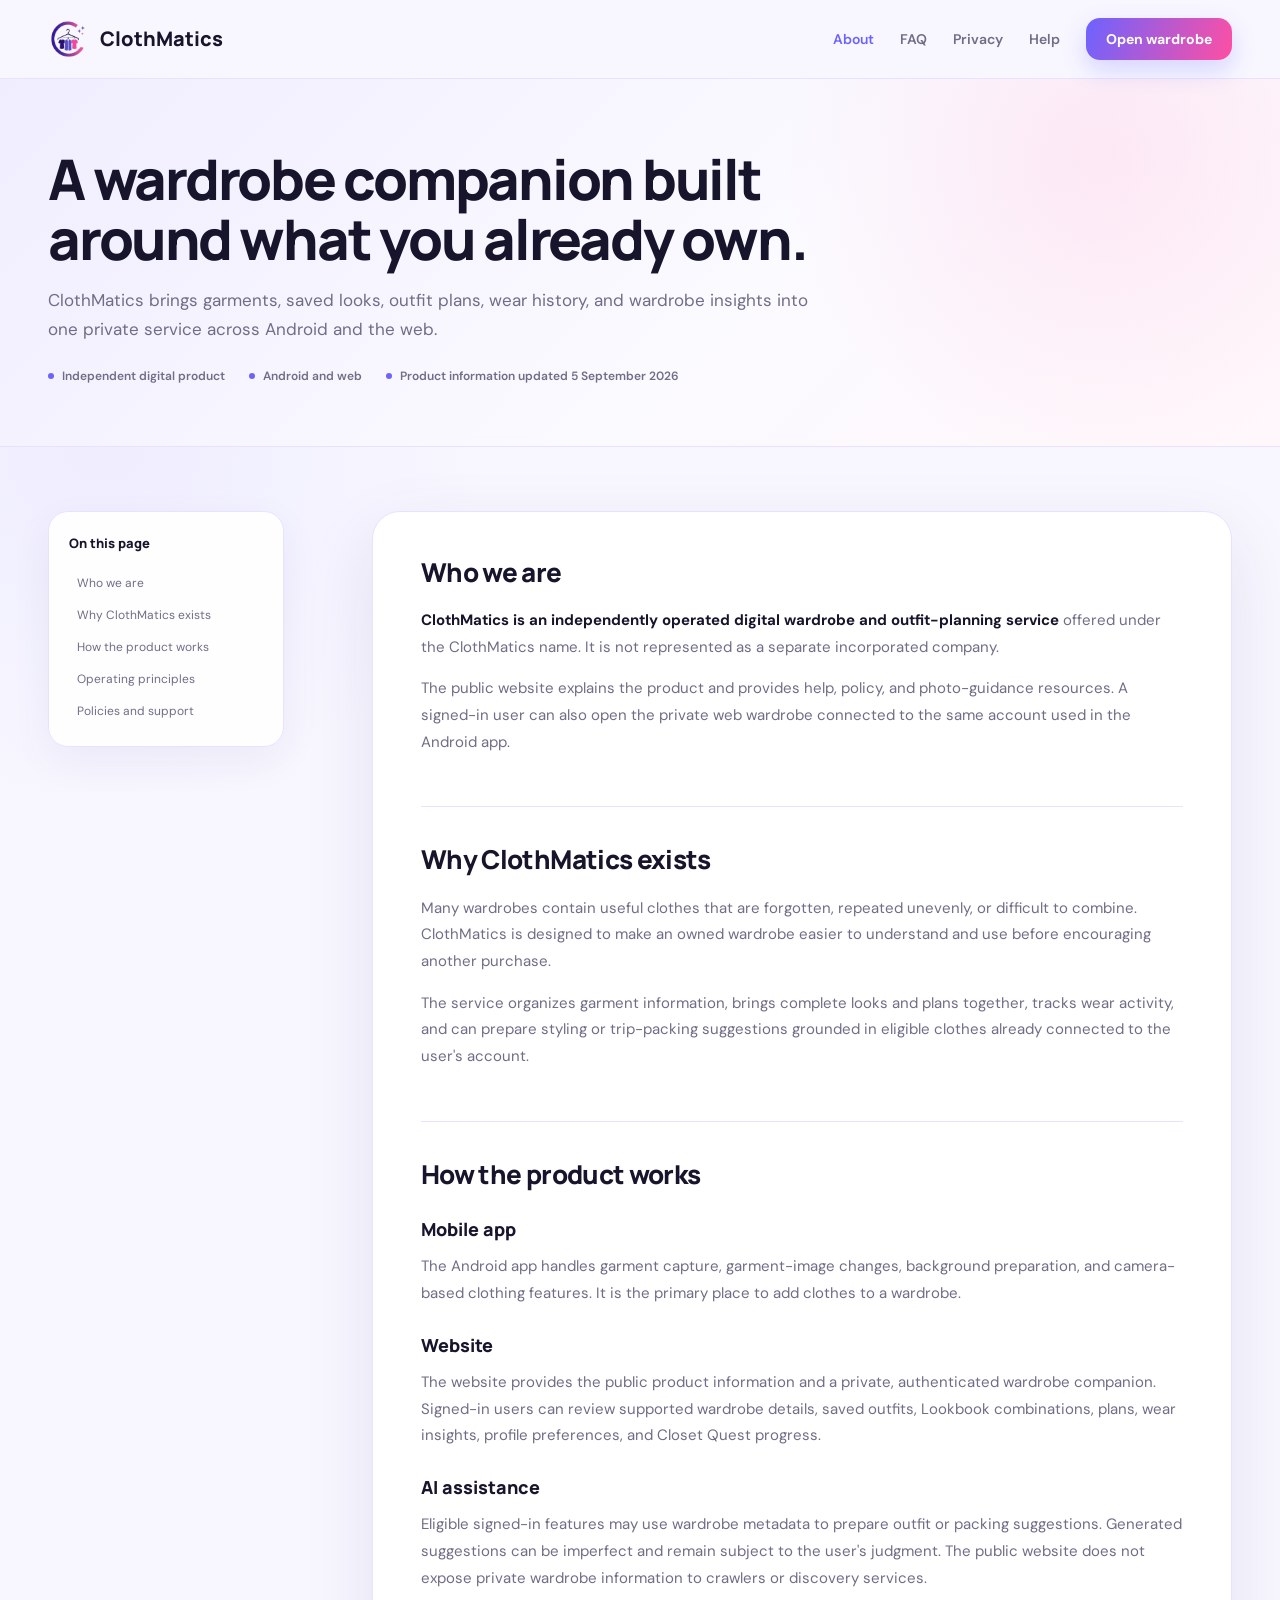
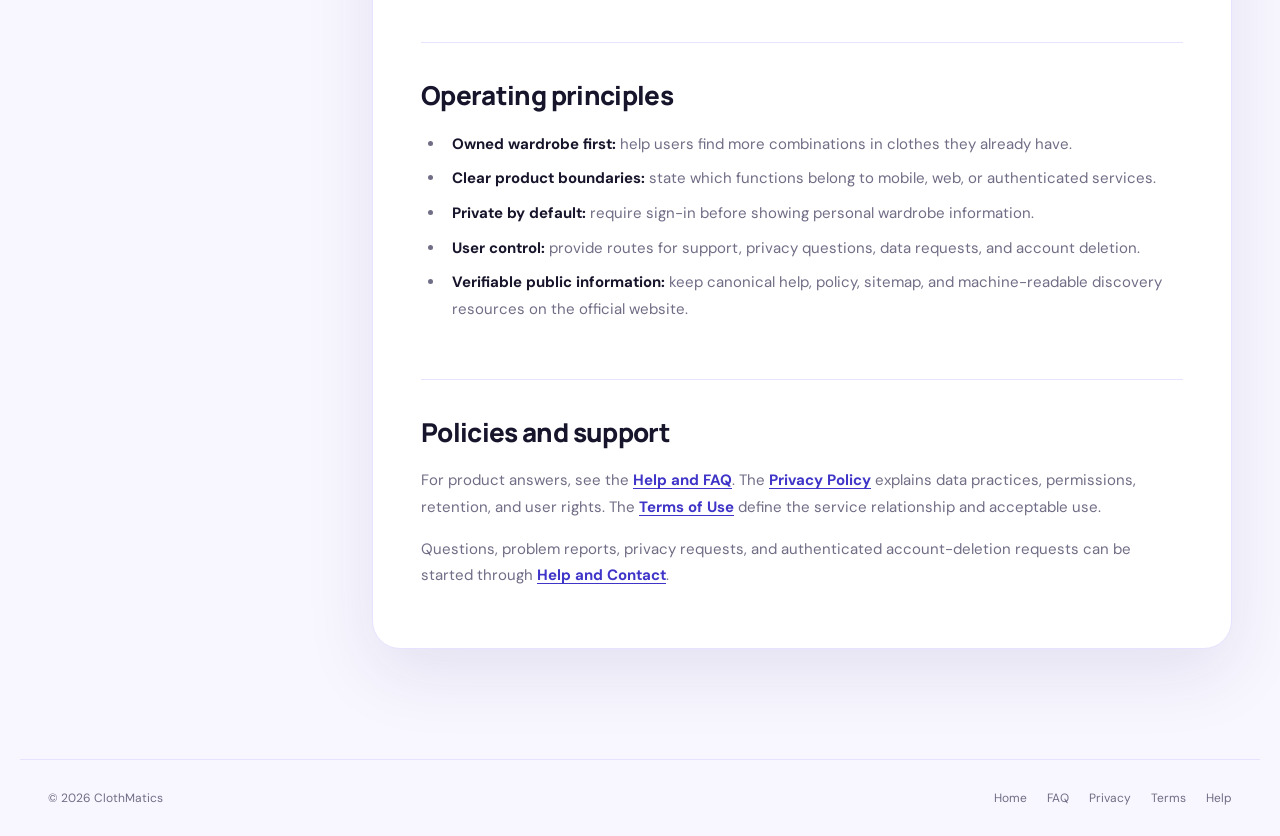
<file: about.html>
<!doctype html>
<html lang="en">
  <head>
    <meta charset="UTF-8" />
    <meta name="viewport" content="width=device-width, initial-scale=1" />
    <meta name="description" content="Learn what ClothMatics is, why the digital wardrobe service exists, how its mobile app and website work together, and where to find its policies and support." />
    <meta name="robots" content="index,follow,max-image-preview:large" />
    <meta name="author" content="ClothMatics" />
    <link rel="canonical" href="https://clothmatics.pages.dev/about" />
    <link rel="describedby" href="https://clothmatics.pages.dev/llms.txt" type="text/plain" />
    <link rel="alternate" href="https://clothmatics.pages.dev/about" type="text/markdown" />
    <meta property="og:type" content="website" />
    <meta property="og:site_name" content="ClothMatics" />
    <meta property="og:title" content="About ClothMatics" />
    <meta property="og:description" content="The purpose, product boundaries, and operating principles behind the ClothMatics digital wardrobe service." />
    <meta property="og:url" content="https://clothmatics.pages.dev/about" />
    <meta property="og:image" content="https://clothmatics.pages.dev/assets/clothmatics-social.png" />
    <meta property="og:image:width" content="1200" />
    <meta property="og:image:height" content="630" />
    <meta property="og:image:alt" content="ClothMatics — your wardrobe, intelligently styled" />
    <meta name="twitter:card" content="summary_large_image" />
    <meta name="twitter:title" content="About ClothMatics" />
    <meta name="twitter:description" content="Learn why ClothMatics exists and how the mobile app and web wardrobe work together." />
    <meta name="twitter:image" content="https://clothmatics.pages.dev/assets/clothmatics-social.png" />
    <title>About ClothMatics | Digital Wardrobe and Outfit Planner</title>
    <link rel="icon" type="image/png" href="./assets/clothmatics-logo.png" />
    <link rel="preconnect" href="https://fonts.googleapis.com" />
    <link rel="preconnect" href="https://fonts.gstatic.com" crossorigin />
    <link href="https://fonts.googleapis.com/css2?family=DM+Sans:wght@400;500;600;700&amp;family=Manrope:wght@600;700;800&amp;display=swap" rel="stylesheet" />
    <link rel="stylesheet" href="./legal.css?v=20260921-mobile-v2" />
    <script type="application/ld+json">
      {"@context":"https://schema.org","@graph":[{"@type":"AboutPage","@id":"https://clothmatics.pages.dev/about#page","url":"https://clothmatics.pages.dev/about","name":"About ClothMatics","description":"The purpose, product boundaries, and operating principles behind the ClothMatics digital wardrobe service.","isPartOf":{"@id":"https://clothmatics.pages.dev/#website"},"about":{"@id":"https://clothmatics.pages.dev/#organization"},"dateModified":"2026-09-05"},{"@type":"Organization","@id":"https://clothmatics.pages.dev/#organization","name":"ClothMatics","url":"https://clothmatics.pages.dev/","logo":{"@type":"ImageObject","url":"https://clothmatics.pages.dev/assets/clothmatics-logo.png"},"description":"ClothMatics is an independently operated digital wardrobe and outfit-planning service for Android and the web.","sameAs":["https://play.google.com/store/apps/details?id=com.clothmatics.app"]},{"@type":"BreadcrumbList","itemListElement":[{"@type":"ListItem","position":1,"name":"Home","item":"https://clothmatics.pages.dev/"},{"@type":"ListItem","position":2,"name":"About ClothMatics","item":"https://clothmatics.pages.dev/about"}]}]}
    </script>
  </head>
  <body>
    <header class="legal-header">
      <a class="legal-brand" href="./"><img src="./assets/clothmatics-logo.png" alt="" /><span>ClothMatics</span></a>
      <nav aria-label="Primary navigation"><a href="./about" aria-current="page">About</a><a href="./faq">FAQ</a><a href="./privacy">Privacy</a><a href="./contact">Help</a><a class="button" href="./">Open wardrobe</a></nav>
    </header>
    <main>
      <section class="legal-hero"><h1>A wardrobe companion built around what you already own.</h1><p>ClothMatics brings garments, saved looks, outfit plans, wear history, and wardrobe insights into one private service across Android and the web.</p><div class="legal-meta"><span>Independent digital product</span><span>Android and web</span><span>Product information updated 5 September 2026</span></div></section>
      <div class="legal-layout">
        <aside class="legal-toc"><b>On this page</b><nav aria-label="About page sections"><a href="#who">Who we are</a><a href="#purpose">Why ClothMatics exists</a><a href="#product">How the product works</a><a href="#principles">Operating principles</a><a href="#accountability">Policies and support</a></nav></aside>
        <article class="legal-content">
          <section id="who"><h2>Who we are</h2><p><strong>ClothMatics is an independently operated digital wardrobe and outfit-planning service</strong> offered under the ClothMatics name. It is not represented as a separate incorporated company.</p><p>The public website explains the product and provides help, policy, and photo-guidance resources. A signed-in user can also open the private web wardrobe connected to the same account used in the Android app.</p></section>
          <section id="purpose"><h2>Why ClothMatics exists</h2><p>Many wardrobes contain useful clothes that are forgotten, repeated unevenly, or difficult to combine. ClothMatics is designed to make an owned wardrobe easier to understand and use before encouraging another purchase.</p><p>The service organizes garment information, brings complete looks and plans together, tracks wear activity, and can prepare styling or trip-packing suggestions grounded in eligible clothes already connected to the user's account.</p></section>
          <section id="product"><h2>How the product works</h2><h3>Mobile app</h3><p>The Android app handles garment capture, garment-image changes, background preparation, and camera-based clothing features. It is the primary place to add clothes to a wardrobe.</p><h3>Website</h3><p>The website provides the public product information and a private, authenticated wardrobe companion. Signed-in users can review supported wardrobe details, saved outfits, Lookbook combinations, plans, wear insights, profile preferences, and Closet Quest progress.</p><h3>AI assistance</h3><p>Eligible signed-in features may use wardrobe metadata to prepare outfit or packing suggestions. Generated suggestions can be imperfect and remain subject to the user's judgment. The public website does not expose private wardrobe information to crawlers or discovery services.</p></section>
          <section id="principles"><h2>Operating principles</h2><ul class="legal-list"><li><strong>Owned wardrobe first:</strong> help users find more combinations in clothes they already have.</li><li><strong>Clear product boundaries:</strong> state which functions belong to mobile, web, or authenticated services.</li><li><strong>Private by default:</strong> require sign-in before showing personal wardrobe information.</li><li><strong>User control:</strong> provide routes for support, privacy questions, data requests, and account deletion.</li><li><strong>Verifiable public information:</strong> keep canonical help, policy, sitemap, and machine-readable discovery resources on the official website.</li></ul></section>
          <section id="accountability"><h2>Policies and support</h2><p>For product answers, see the <a href="./faq">Help and FAQ</a>. The <a href="./privacy">Privacy Policy</a> explains data practices, permissions, retention, and user rights. The <a href="./terms">Terms of Use</a> define the service relationship and acceptable use.</p><p>Questions, problem reports, privacy requests, and authenticated account-deletion requests can be started through <a href="./contact">Help and Contact</a>.</p></section>
        </article>
      </div>
    </main>
    <footer class="legal-footer"><span>© 2026 ClothMatics</span><div><a href="./">Home</a><a href="./faq">FAQ</a><a href="./privacy">Privacy</a><a href="./terms">Terms</a><a href="./contact">Help</a></div></footer>
  </body>
</html>
</file>
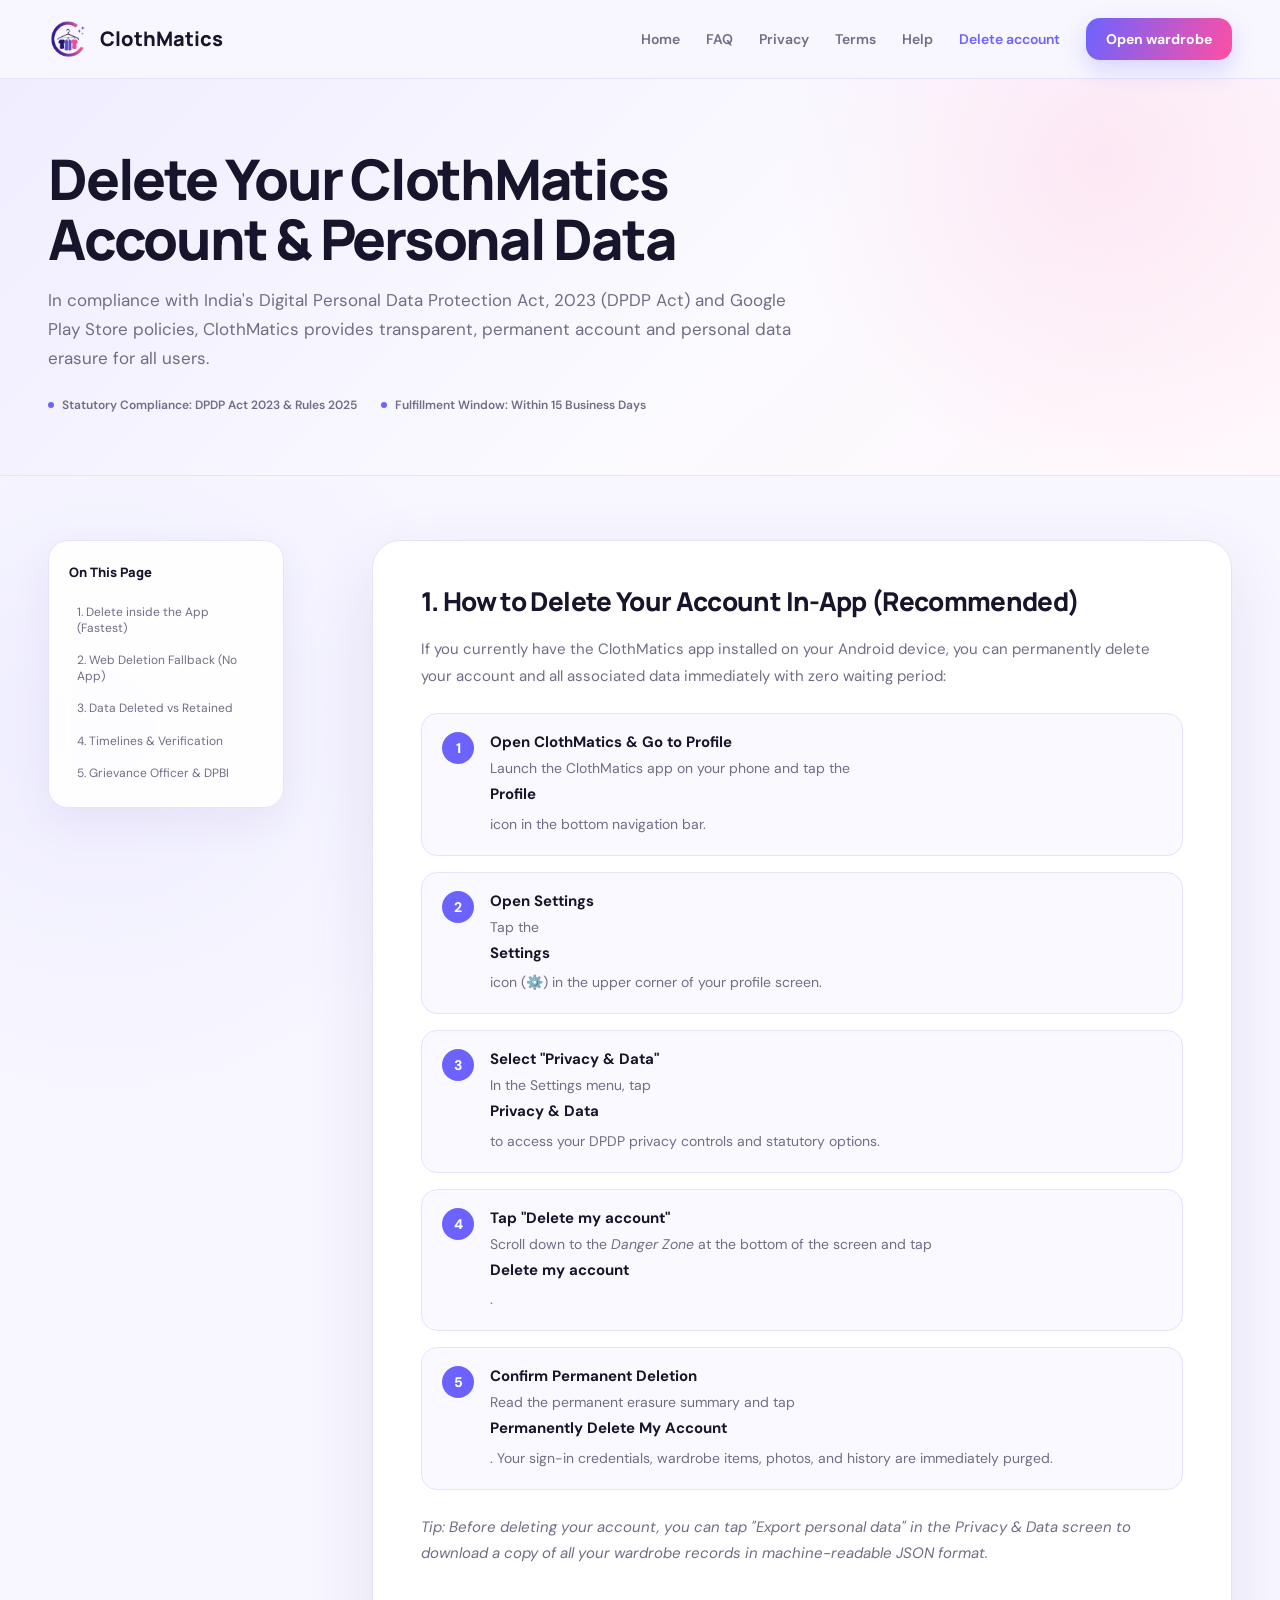
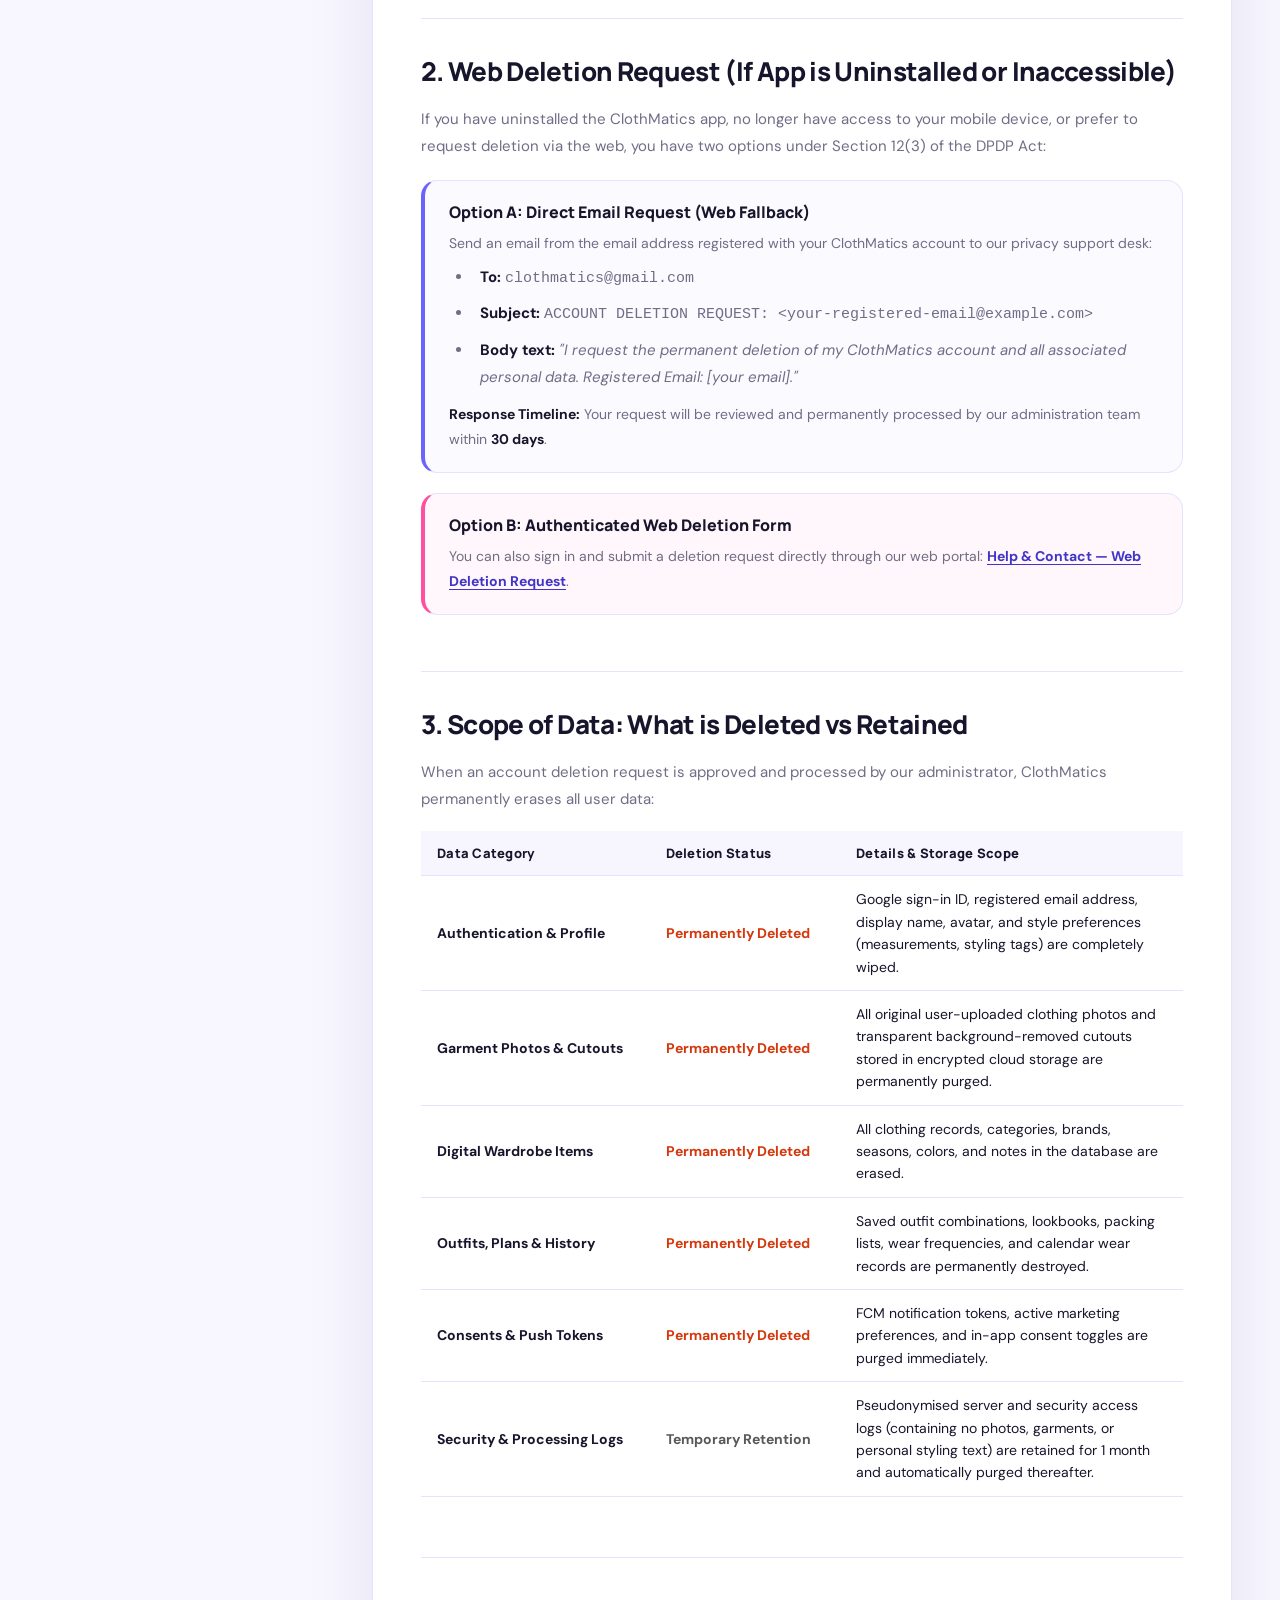
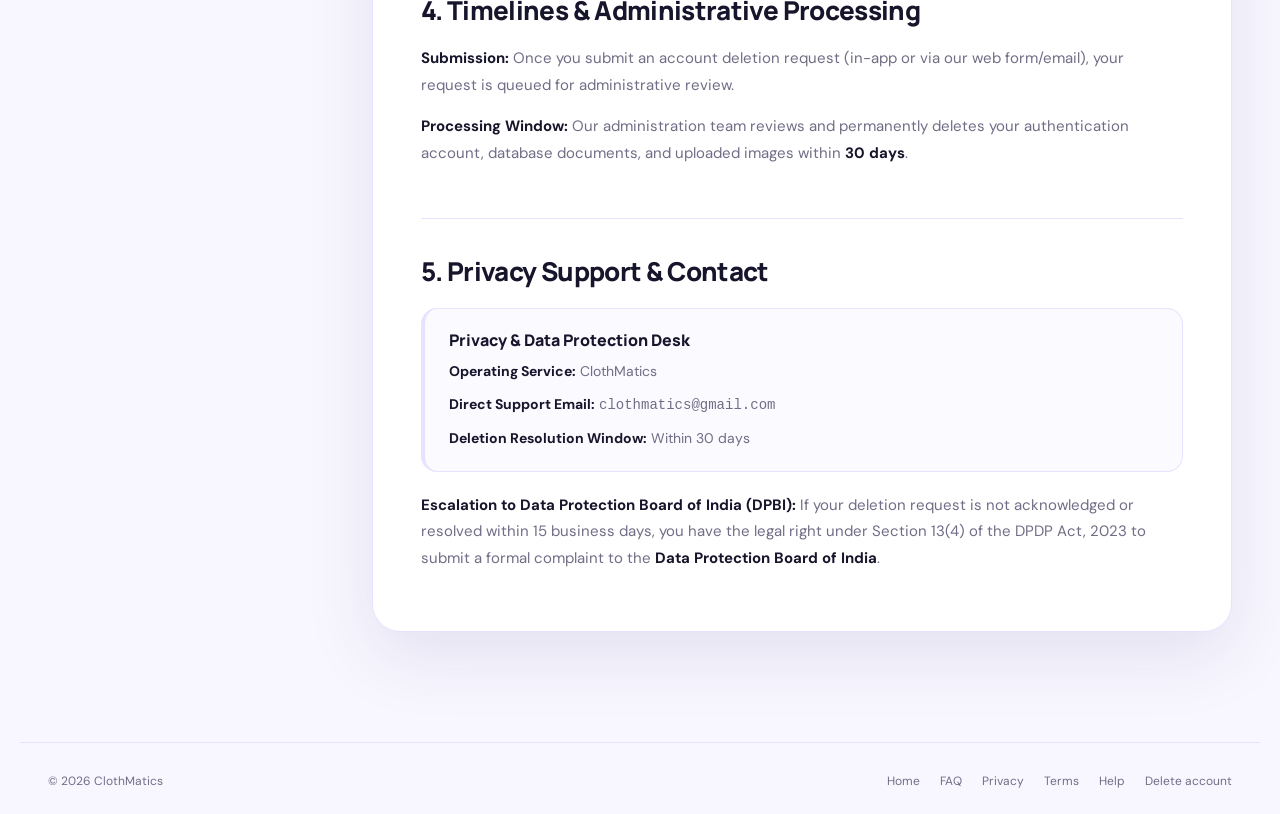
<file: delete-account.html>
<!doctype html>
<html lang="en">
  <head>
    <meta charset="UTF-8" />
    <meta name="viewport" content="width=device-width, initial-scale=1" />
    <meta name="description" content="Official instructions and web request facility to delete your ClothMatics account and personal data, compliant with Google Play Store policies and India's DPDP Act, 2023." />
    <meta name="robots" content="index,follow" />
    <link rel="canonical" href="https://clothmatics.pages.dev/delete-account" />
    <meta property="og:type" content="website" />
    <meta property="og:site_name" content="ClothMatics" />
    <meta property="og:title" content="Delete Account & Data | ClothMatics" />
    <meta property="og:description" content="Permanent account and data erasure instructions and request mechanism for ClothMatics users." />
    <meta property="og:url" content="https://clothmatics.pages.dev/delete-account" />
    <meta property="og:image" content="https://clothmatics.pages.dev/assets/clothmatics-social.png" />
    <meta property="og:image:width" content="1200" />
    <meta property="og:image:height" content="630" />
    <meta property="og:image:alt" content="ClothMatics — your wardrobe, intelligently styled" />
    <meta name="twitter:card" content="summary_large_image" />
    <meta name="twitter:title" content="Delete Account & Data | ClothMatics" />
    <meta name="twitter:description" content="Request permanent account and personal data deletion under India's DPDP Act, 2023 and Google Play policies." />
    <meta name="twitter:image" content="https://clothmatics.pages.dev/assets/clothmatics-social.png" />
    <title>Delete Account & Data | ClothMatics</title>
    <link rel="icon" type="image/png" href="./assets/clothmatics-logo.png" />
    <link rel="preconnect" href="https://fonts.googleapis.com" />
    <link rel="preconnect" href="https://fonts.gstatic.com" crossorigin />
    <link href="https://fonts.googleapis.com/css2?family=DM+Sans:wght@400;500;600;700&family=Manrope:wght@600;700;800&display=swap" rel="stylesheet" />
    <link rel="stylesheet" href="./legal.css?v=20260921-mobile-v2" />
    <script type="application/ld+json">
      {"@context":"https://schema.org","@graph":[{"@type":"WebPage","@id":"https://clothmatics.pages.dev/delete-account#page","url":"https://clothmatics.pages.dev/delete-account","name":"Delete ClothMatics Account & Data","description":"Account deletion and data erasure requests for ClothMatics users.","isPartOf":{"@id":"https://clothmatics.pages.dev/#website"}},{"@type":"BreadcrumbList","itemListElement":[{"@type":"ListItem","position":1,"name":"Home","item":"https://clothmatics.pages.dev/"},{"@type":"ListItem","position":2,"name":"Delete Account","item":"https://clothmatics.pages.dev/delete-account"}]}]}
    </script>
  </head>
  <body>
    <header class="legal-header">
      <a class="legal-brand" href="./">
        <img src="./assets/clothmatics-logo.png" alt="" />
        <span>ClothMatics</span>
      </a>
      <nav aria-label="Primary navigation">
        <a href="./">Home</a>
        <a href="./faq">FAQ</a>
        <a href="./privacy">Privacy</a>
        <a href="./terms">Terms</a>
        <a href="./contact">Help</a>
        <a href="./delete-account" aria-current="page">Delete account</a>
        <a class="button" href="./">Open wardrobe</a>
      </nav>
    </header>

    <main>
      <section class="legal-hero">
        <h1>Delete Your ClothMatics Account &amp; Personal Data</h1>
        <p>In compliance with India's Digital Personal Data Protection Act, 2023 (DPDP Act) and Google Play Store policies, ClothMatics provides transparent, permanent account and personal data erasure for all users.</p>
        <div class="legal-meta">
          <span>Statutory Compliance: DPDP Act 2023 &amp; Rules 2025</span>
          <span>Fulfillment Window: Within 15 Business Days</span>
        </div>
      </section>

      <div class="legal-layout">
        <aside class="legal-toc">
          <b>On This Page</b>
          <nav>
            <a href="#in-app-deletion">1. Delete inside the App (Fastest)</a>
            <a href="#web-fallback">2. Web Deletion Fallback (No App)</a>
            <a href="#data-scope">3. Data Deleted vs Retained</a>
            <a href="#timeline">4. Timelines &amp; Verification</a>
            <a href="#grievance">5. Grievance Officer &amp; DPBI</a>
          </nav>
        </aside>

        <article class="legal-content">
          <section id="in-app-deletion">
            <h2>1. How to Delete Your Account In-App (Recommended)</h2>
            <p>If you currently have the ClothMatics app installed on your Android device, you can permanently delete your account and all associated data immediately with zero waiting period:</p>
            
            <div class="deletion-steps-list">
              <div class="deletion-step">
                <div class="step-num">1</div>
                <div class="step-body">
                  <strong>Open ClothMatics &amp; Go to Profile</strong>
                  <p>Launch the ClothMatics app on your phone and tap the <strong>Profile</strong> icon in the bottom navigation bar.</p>
                </div>
              </div>

              <div class="deletion-step">
                <div class="step-num">2</div>
                <div class="step-body">
                  <strong>Open Settings</strong>
                  <p>Tap the <strong>Settings</strong> icon (⚙️) in the upper corner of your profile screen.</p>
                </div>
              </div>

              <div class="deletion-step">
                <div class="step-num">3</div>
                <div class="step-body">
                  <strong>Select "Privacy &amp; Data"</strong>
                  <p>In the Settings menu, tap <strong>Privacy &amp; Data</strong> to access your DPDP privacy controls and statutory options.</p>
                </div>
              </div>

              <div class="deletion-step">
                <div class="step-num">4</div>
                <div class="step-body">
                  <strong>Tap "Delete my account"</strong>
                  <p>Scroll down to the <em>Danger Zone</em> at the bottom of the screen and tap <strong>Delete my account</strong>.</p>
                </div>
              </div>

              <div class="deletion-step">
                <div class="step-num">5</div>
                <div class="step-body">
                  <strong>Confirm Permanent Deletion</strong>
                  <p>Read the permanent erasure summary and tap <strong>Permanently Delete My Account</strong>. Your sign-in credentials, wardrobe items, photos, and history are immediately purged.</p>
                </div>
              </div>
            </div>
            
            <p><em>Tip: Before deleting your account, you can tap "Export personal data" in the Privacy &amp; Data screen to download a copy of all your wardrobe records in machine-readable JSON format.</em></p>
          </section>

          <section id="web-fallback">
            <h2>2. Web Deletion Request (If App is Uninstalled or Inaccessible)</h2>
            <p>If you have uninstalled the ClothMatics app, no longer have access to your mobile device, or prefer to request deletion via the web, you have two options under Section 12(3) of the DPDP Act:</p>

            <div class="compliance-callout" style="border-left-color: var(--purple);">
              <h4>Option A: Direct Email Request (Web Fallback)</h4>
              <p>Send an email from the email address registered with your ClothMatics account to our privacy support desk:</p>
              <ul class="legal-list" style="margin-bottom: 12px;">
                <li><strong>To:</strong> <code>clothmatics@gmail.com</code></li>
                <li><strong>Subject:</strong> <code>ACCOUNT DELETION REQUEST: &lt;your-registered-email@example.com&gt;</code></li>
                <li><strong>Body text:</strong> <em>"I request the permanent deletion of my ClothMatics account and all associated personal data. Registered Email: [your email]."</em></li>
              </ul>
              <p><strong>Response Timeline:</strong> Your request will be reviewed and permanently processed by our administration team within <strong>30 days</strong>.</p>
            </div>

            <div class="compliance-callout" style="border-left-color: #ff4fa3; background: #fff7fb;">
              <h4>Option B: Authenticated Web Deletion Form</h4>
              <p>You can also sign in and submit a deletion request directly through our web portal: <a href="./contact#delete-account">Help &amp; Contact — Web Deletion Request</a>.</p>
            </div>
          </section>

          <section id="data-scope">
            <h2>3. Scope of Data: What is Deleted vs Retained</h2>
            <p>When an account deletion request is approved and processed by our administrator, ClothMatics permanently erases all user data:</p>

            <table class="data-table">
              <thead>
                <tr>
                  <th style="width: 30%;">Data Category</th>
                  <th style="width: 25%;">Deletion Status</th>
                  <th>Details &amp; Storage Scope</th>
                </tr>
              </thead>
              <tbody>
                <tr>
                  <td><strong>Authentication &amp; Profile</strong></td>
                  <td><span style="color:#d4380d;font-weight:700;">Permanently Deleted</span></td>
                  <td>Google sign-in ID, registered email address, display name, avatar, and style preferences (measurements, styling tags) are completely wiped.</td>
                </tr>
                <tr>
                  <td><strong>Garment Photos &amp; Cutouts</strong></td>
                  <td><span style="color:#d4380d;font-weight:700;">Permanently Deleted</span></td>
                  <td>All original user-uploaded clothing photos and transparent background-removed cutouts stored in encrypted cloud storage are permanently purged.</td>
                </tr>
                <tr>
                  <td><strong>Digital Wardrobe Items</strong></td>
                  <td><span style="color:#d4380d;font-weight:700;">Permanently Deleted</span></td>
                  <td>All clothing records, categories, brands, seasons, colors, and notes in the database are erased.</td>
                </tr>
                <tr>
                  <td><strong>Outfits, Plans &amp; History</strong></td>
                  <td><span style="color:#d4380d;font-weight:700;">Permanently Deleted</span></td>
                  <td>Saved outfit combinations, lookbooks, packing lists, wear frequencies, and calendar wear records are permanently destroyed.</td>
                </tr>
                <tr>
                  <td><strong>Consents &amp; Push Tokens</strong></td>
                  <td><span style="color:#d4380d;font-weight:700;">Permanently Deleted</span></td>
                  <td>FCM notification tokens, active marketing preferences, and in-app consent toggles are purged immediately.</td>
                </tr>
                <tr>
                  <td><strong>Security &amp; Processing Logs</strong></td>
                  <td><span style="color:#595959;font-weight:700;">Temporary Retention</span></td>
                  <td>Pseudonymised server and security access logs (containing no photos, garments, or personal styling text) are retained for 1 month and automatically purged thereafter.</td>
                </tr>
              </tbody>
            </table>
          </section>

          <section id="timeline">
            <h2>4. Timelines &amp; Administrative Processing</h2>
            <p><strong>Submission:</strong> Once you submit an account deletion request (in-app or via our web form/email), your request is queued for administrative review.</p>
            <p><strong>Processing Window:</strong> Our administration team reviews and permanently deletes your authentication account, database documents, and uploaded images within <strong>30 days</strong>.</p>
          </section>

          <section id="grievance">
            <h2>5. Privacy Support &amp; Contact</h2>
            <div class="compliance-callout">
              <h4>Privacy &amp; Data Protection Desk</h4>
              <p><strong>Operating Service:</strong> ClothMatics</p>
              <p><strong>Direct Support Email:</strong> <code>clothmatics@gmail.com</code></p>
              <p><strong>Deletion Resolution Window:</strong> Within 30 days</p>
            </div>
            <p><strong>Escalation to Data Protection Board of India (DPBI):</strong> If your deletion request is not acknowledged or resolved within 15 business days, you have the legal right under Section 13(4) of the DPDP Act, 2023 to submit a formal complaint to the <strong>Data Protection Board of India</strong>.</p>
          </section>
        </article>
      </div>
    </main>

    <footer class="legal-footer">
      <span>© 2026 ClothMatics</span>
      <div>
        <a href="./">Home</a>
        <a href="./faq">FAQ</a>
        <a href="./privacy">Privacy</a>
        <a href="./terms">Terms</a>
        <a href="./contact">Help</a>
        <a href="./delete-account">Delete account</a>
      </div>
    </footer>
  </body>
</html>
</file>
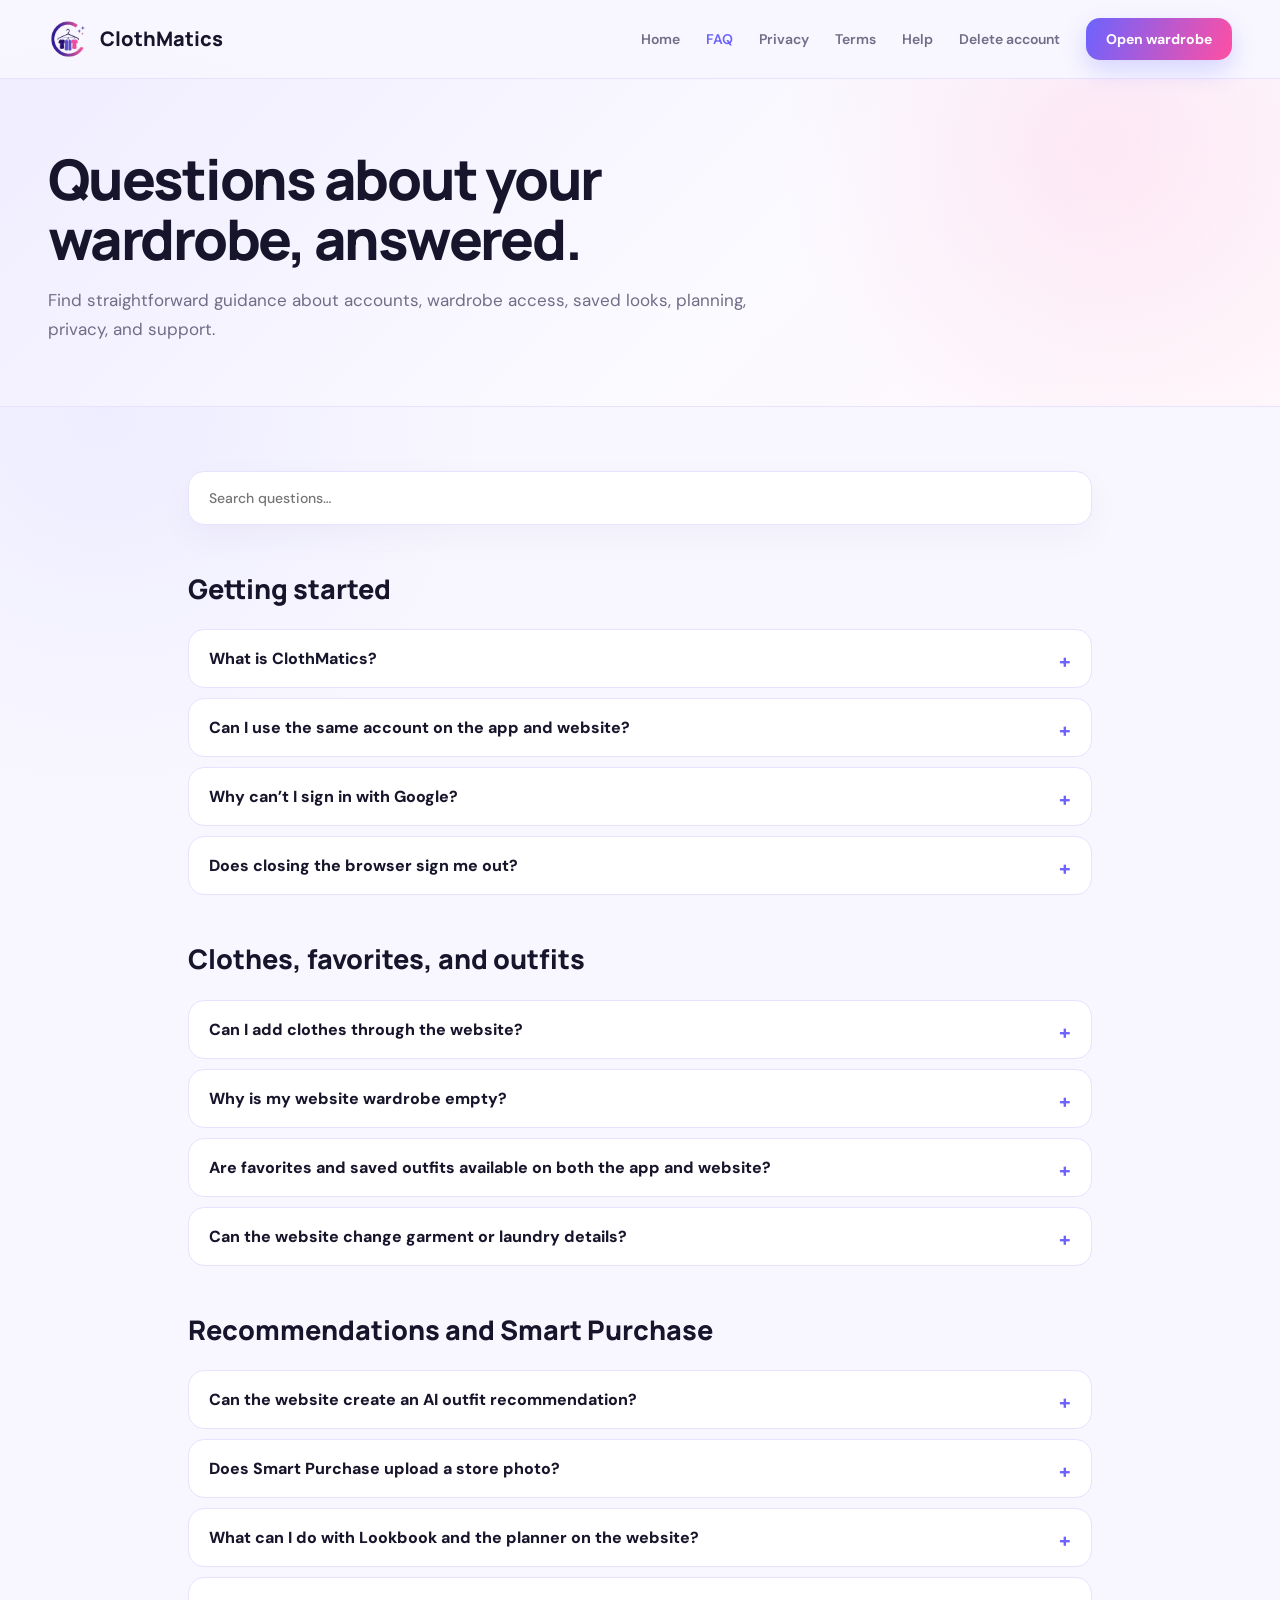
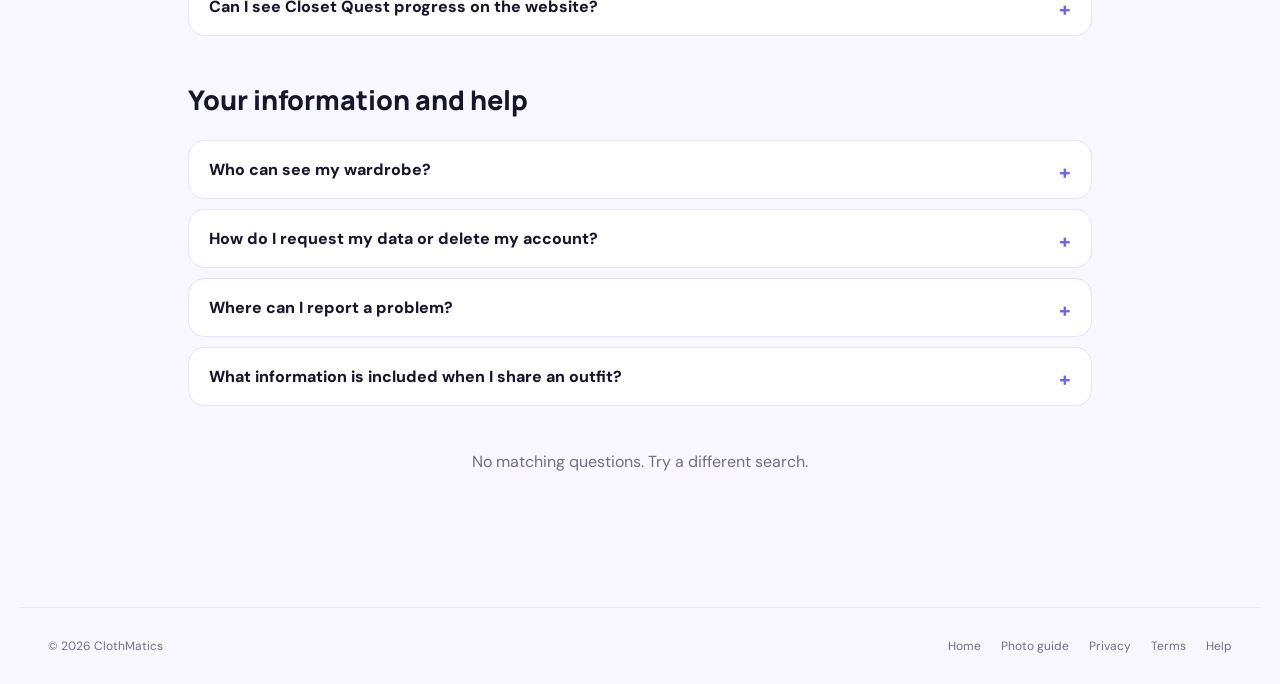
<file: faq.html>
<!doctype html>
<html lang="en">
  <head>
    <meta charset="UTF-8" />
    <meta name="viewport" content="width=device-width, initial-scale=1" />
    <meta name="description" content="Clear answers about ClothMatics accounts, digital wardrobes, saved outfits, Smart Purchase, privacy, account deletion, and troubleshooting." />
    <meta name="robots" content="index,follow,max-image-preview:large" />
    <link rel="canonical" href="https://clothmatics.pages.dev/faq" />
    <meta property="og:type" content="website" />
    <meta property="og:site_name" content="ClothMatics" />
    <meta property="og:title" content="ClothMatics Help: Wardrobe, Outfits and Account FAQ" />
    <meta property="og:description" content="Find straightforward answers about using the ClothMatics app and web wardrobe." />
    <meta property="og:url" content="https://clothmatics.pages.dev/faq" />
    <meta property="og:image" content="https://clothmatics.pages.dev/assets/clothmatics-social.png" />
    <meta property="og:image:width" content="1200" />
    <meta property="og:image:height" content="630" />
    <meta property="og:image:alt" content="ClothMatics — your wardrobe, intelligently styled" />
    <meta name="twitter:card" content="summary_large_image" />
    <meta name="twitter:title" content="ClothMatics Help and Frequently Asked Questions" />
    <meta name="twitter:description" content="Answers about accounts, wardrobe access, saved outfits, privacy, and support." />
    <meta name="twitter:image" content="https://clothmatics.pages.dev/assets/clothmatics-social.png" />
    <title>ClothMatics Help: Wardrobe, Outfits &amp; Account FAQ</title>
    <link rel="icon" type="image/png" href="./assets/clothmatics-logo.png" />
    <link rel="preconnect" href="https://fonts.googleapis.com" />
    <link rel="preconnect" href="https://fonts.gstatic.com" crossorigin />
    <link href="https://fonts.googleapis.com/css2?family=DM+Sans:wght@400;500;600;700&family=Manrope:wght@600;700;800&display=swap" rel="stylesheet" />
    <link rel="stylesheet" href="./legal.css?v=20260921-mobile-v2" />
    <script type="application/ld+json">
      {"@context":"https://schema.org","@graph":[{"@type":"FAQPage","@id":"https://clothmatics.pages.dev/faq#faq","url":"https://clothmatics.pages.dev/faq","name":"ClothMatics Help and Frequently Asked Questions","mainEntity":[{"@type":"Question","name":"What is ClothMatics?","acceptedAnswer":{"@type":"Answer","text":"ClothMatics is a digital wardrobe and outfit-planning app that organizes clothes you own, brings saved looks and plans together, tracks wears, and helps you make better use of your closet."}},{"@type":"Question","name":"Can I use the same account on the app and website?","acceptedAnswer":{"@type":"Answer","text":"Yes. Sign in with the same email address or Google account to see the wardrobe and outfits connected to that account."}},{"@type":"Question","name":"Why can’t I sign in with Google?","acceptedAnswer":{"@type":"Answer","text":"Allow pop-ups, choose the same Google account used in the mobile app, and try again in a fresh browser tab."}},{"@type":"Question","name":"Does closing the browser sign me out?","acceptedAnswer":{"@type":"Answer","text":"Not always. Use Sign out when you finish, especially on a shared device."}},{"@type":"Question","name":"Can I add clothes through the website?","acceptedAnswer":{"@type":"Answer","text":"Yes. A signed-in user can upload one clear garment photo at a time. ClothMatics identifies it using the shared daily AI allowance, removes the background securely, and lets the user review details before saving."}},{"@type":"Question","name":"Why is my website wardrobe empty?","acceptedAnswer":{"@type":"Answer","text":"Check that you signed in with the same account used in the mobile app, then add a garment or refresh after confirming your items are visible in the app."}},{"@type":"Question","name":"Are favorites and saved outfits available on both the app and website?","acceptedAnswer":{"@type":"Answer","text":"Yes. Favorite pieces, Lookbook items, saved outfits, and plans connected to your account can appear on the website."}},{"@type":"Question","name":"Can the website change garment or laundry details?","acceptedAnswer":{"@type":"Answer","text":"Yes. You can add a single garment, update supported text details, favorites, laundry status, and AI visibility. Image replacement and multi-item extraction remain in the mobile app."}},{"@type":"Question","name":"Can the website create an AI outfit recommendation?","acceptedAnswer":{"@type":"Answer","text":"Yes. Signed-in users can create grounded outfit and trip-packing suggestions from eligible owned clothes using the shared daily AI allowance."}},{"@type":"Question","name":"Does Smart Purchase upload a store photo?","acceptedAnswer":{"@type":"Answer","text":"No. The website uses typed product details or a link and can compare them with an owned item."}},{"@type":"Question","name":"What can I do with Lookbook and the planner on the website?","acceptedAnswer":{"@type":"Answer","text":"You can review and create Lookbook combinations, plan outfits, remove plans, and mark past outfits worn without changing garment images."}},{"@type":"Question","name":"Can I see Closet Quest progress on the website?","acceptedAnswer":{"@type":"Answer","text":"Yes. You can review private points, streaks, badges, and completed quests. New quest submissions remain in the mobile app."}},{"@type":"Question","name":"Who can see my wardrobe?","acceptedAnswer":{"@type":"Answer","text":"Your personal wardrobe is available only after sign-in. Limited authorized access may be used for support, safety, or administration."}},{"@type":"Question","name":"How do I request my data or delete my account?","acceptedAnswer":{"@type":"Answer","text":"Open Help and Contact, choose Delete account, sign in to the account you want removed, confirm, and submit the request."}},{"@type":"Question","name":"Where can I report a problem?","acceptedAnswer":{"@type":"Answer","text":"Use Help and Contact and include what you attempted, expected, and observed. Never include a password or one-time code."}},{"@type":"Question","name":"What information is included when I share an outfit?","acceptedAnswer":{"@type":"Answer","text":"A shared outfit contains selected garment or outfit references and ClothMatics attribution, not private profile details."}}]},{"@type":"BreadcrumbList","itemListElement":[{"@type":"ListItem","position":1,"name":"Home","item":"https://clothmatics.pages.dev/"},{"@type":"ListItem","position":2,"name":"Help and FAQ","item":"https://clothmatics.pages.dev/faq"}]}]}
    </script>
  </head>
  <body>
    <header class="legal-header">
      <a class="legal-brand" href="./">
        <img src="./assets/clothmatics-logo.png" alt="" />
        <span>ClothMatics</span>
      </a>
      <nav aria-label="Primary navigation">
        <a href="./">Home</a>
        <a href="./faq" aria-current="page">FAQ</a>
        <a href="./privacy">Privacy</a>
        <a href="./terms">Terms</a>
        <a href="./contact">Help</a>
        <a href="./delete-account">Delete account</a>
        <a class="button" href="./">Open wardrobe</a>
      </nav>
    </header>
    <main>
      <section class="legal-hero"><h1>Questions about your wardrobe, answered.</h1><p>Find straightforward guidance about accounts, wardrobe access, saved looks, planning, privacy, and support.</p></section>
      <div class="faq-layout">
        <div class="faq-tools"><input id="faq-search" type="search" placeholder="Search questions…" aria-label="Search frequently asked questions" /></div>
        <div id="faq-content">
          <section class="faq-group"><h2>Getting started</h2>
            <details class="faq-item"><summary>What is ClothMatics?</summary><div class="faq-answer"><p>ClothMatics is a digital wardrobe and outfit-planning app that organizes clothes you own, brings saved looks and plans together, tracks wears, and helps you make better use of your closet.</p></div></details>
            <details class="faq-item"><summary>Can I use the same account on the app and website?</summary><div class="faq-answer"><p>Yes. Sign in with the same email address or Google account to see the wardrobe and outfits connected to that account.</p></div></details>
            <details class="faq-item"><summary>Why can’t I sign in with Google?</summary><div class="faq-answer"><p>Allow pop-ups, confirm that you selected the same Google account used in the mobile app, and try again in a fresh browser tab. <a href="./contact">Contact support</a> if the problem continues.</p></div></details>
            <details class="faq-item"><summary>Does closing the browser sign me out?</summary><div class="faq-answer"><p>Not always. Use the Sign out button when you finish, especially on a shared device.</p></div></details>
          </section>
          <section class="faq-group"><h2>Clothes, favorites, and outfits</h2>
            <details class="faq-item"><summary>Can I add clothes through the website?</summary><div class="faq-answer"><p>Yes. Sign in, open Camera, and choose Add to Closet. Select one clear JPEG, PNG, or WebP image of a complete garment from your gallery. ClothMatics uses one call from your shared daily AI allowance to prepare it and lets you review the result before saving. Camera also includes Style Check for complete-outfit analysis.</p></div></details>
            <details class="faq-item"><summary>Why is my website wardrobe empty?</summary><div class="faq-answer"><p>Check that you signed in with the same account used in the mobile app. Then refresh the website after confirming that your items are visible in the app.</p></div></details>
            <details class="faq-item"><summary>Are favorites and saved outfits available on both the app and website?</summary><div class="faq-answer"><p>Yes. Favorite pieces, Lookbook items, saved outfits, and plans connected to your account can appear on the website.</p></div></details>
            <details class="faq-item"><summary>Can the website change garment or laundry details?</summary><div class="faq-answer"><p>Yes. After signing in, you can add one photographed garment, update supported text details, favorites, laundry status, and AI visibility. Image replacement, multi-item extraction, and tap refinement remain in the mobile app.</p></div></details>
          </section>
          <section class="faq-group"><h2>Recommendations and Smart Purchase</h2>
            <details class="faq-item"><summary>Can the website create an AI outfit recommendation?</summary><div class="faq-answer"><p>Yes. Signed-in users can create grounded outfit and trip-packing suggestions from eligible clothes they own. Website and mobile requests use the same daily AI allowance, which resets at midnight IST.</p></div></details>
            <details class="faq-item"><summary>Does Smart Purchase upload a store photo?</summary><div class="faq-answer"><p>No. Smart Purchase uses the product details or link you type. To analyze a clothing or complete-outfit photo, sign in and open Camera, then choose Add to Closet or Style Check.</p></div></details>
            <details class="faq-item"><summary>What can I do with Lookbook and the planner on the website?</summary><div class="faq-answer"><p>You can review saved looks and plans. Where the controls are available, you can create or remove your own Lookbook combinations and manage outfit plans without changing the garments themselves.</p></div></details>
            <details class="faq-item"><summary>Can I see Closet Quest progress on the website?</summary><div class="faq-answer"><p>Yes. You can review private points, streaks, badges, and completed quests. New quest submissions are completed in the mobile app.</p></div></details>
          </section>
          <section class="faq-group"><h2>Your information and help</h2>
            <details class="faq-item"><summary>Who can see my wardrobe?</summary><div class="faq-answer"><p>Your personal wardrobe is available only after you sign in. Limited authorized access may be used when needed for support, safety, or service administration.</p></div></details>
            <details class="faq-item"><summary>How do I request my data or delete my account?</summary><div class="faq-answer"><p>Open <a href="./contact#delete-account">Help and Contact — Delete account</a>, sign in to the account you want removed, confirm the permanent deletion, and submit the request. Read the <a href="./privacy">Privacy Policy</a> for more information.</p></div></details>
            <details class="faq-item"><summary>Where can I report a problem?</summary><div class="faq-answer"><p>Use the <a href="./contact">Help and Contact page</a>. Include what you attempted, what you expected, what happened, your device type, and the app version if available. Never include a password or one-time code.</p></div></details>
            <details class="faq-item"><summary>What information is included when I share an outfit?</summary><div class="faq-answer"><p>A shared outfit contains the selected garment or outfit references and ClothMatics attribution. It does not include private profile details such as your email address, body information, or location.</p></div></details>
          </section>
        </div>
        <div id="faq-empty" class="faq-empty hidden">No matching questions. Try a different search.</div>
      </div>
    </main>
    <footer class="legal-footer"><span>© 2026 ClothMatics</span><div><a href="./">Home</a><a href="./photo-guide">Photo guide</a><a href="./privacy">Privacy</a><a href="./terms">Terms</a><a href="./contact">Help</a></div></footer>
    <script src="./faq.js" defer></script>
  </body>
</html>
</file>
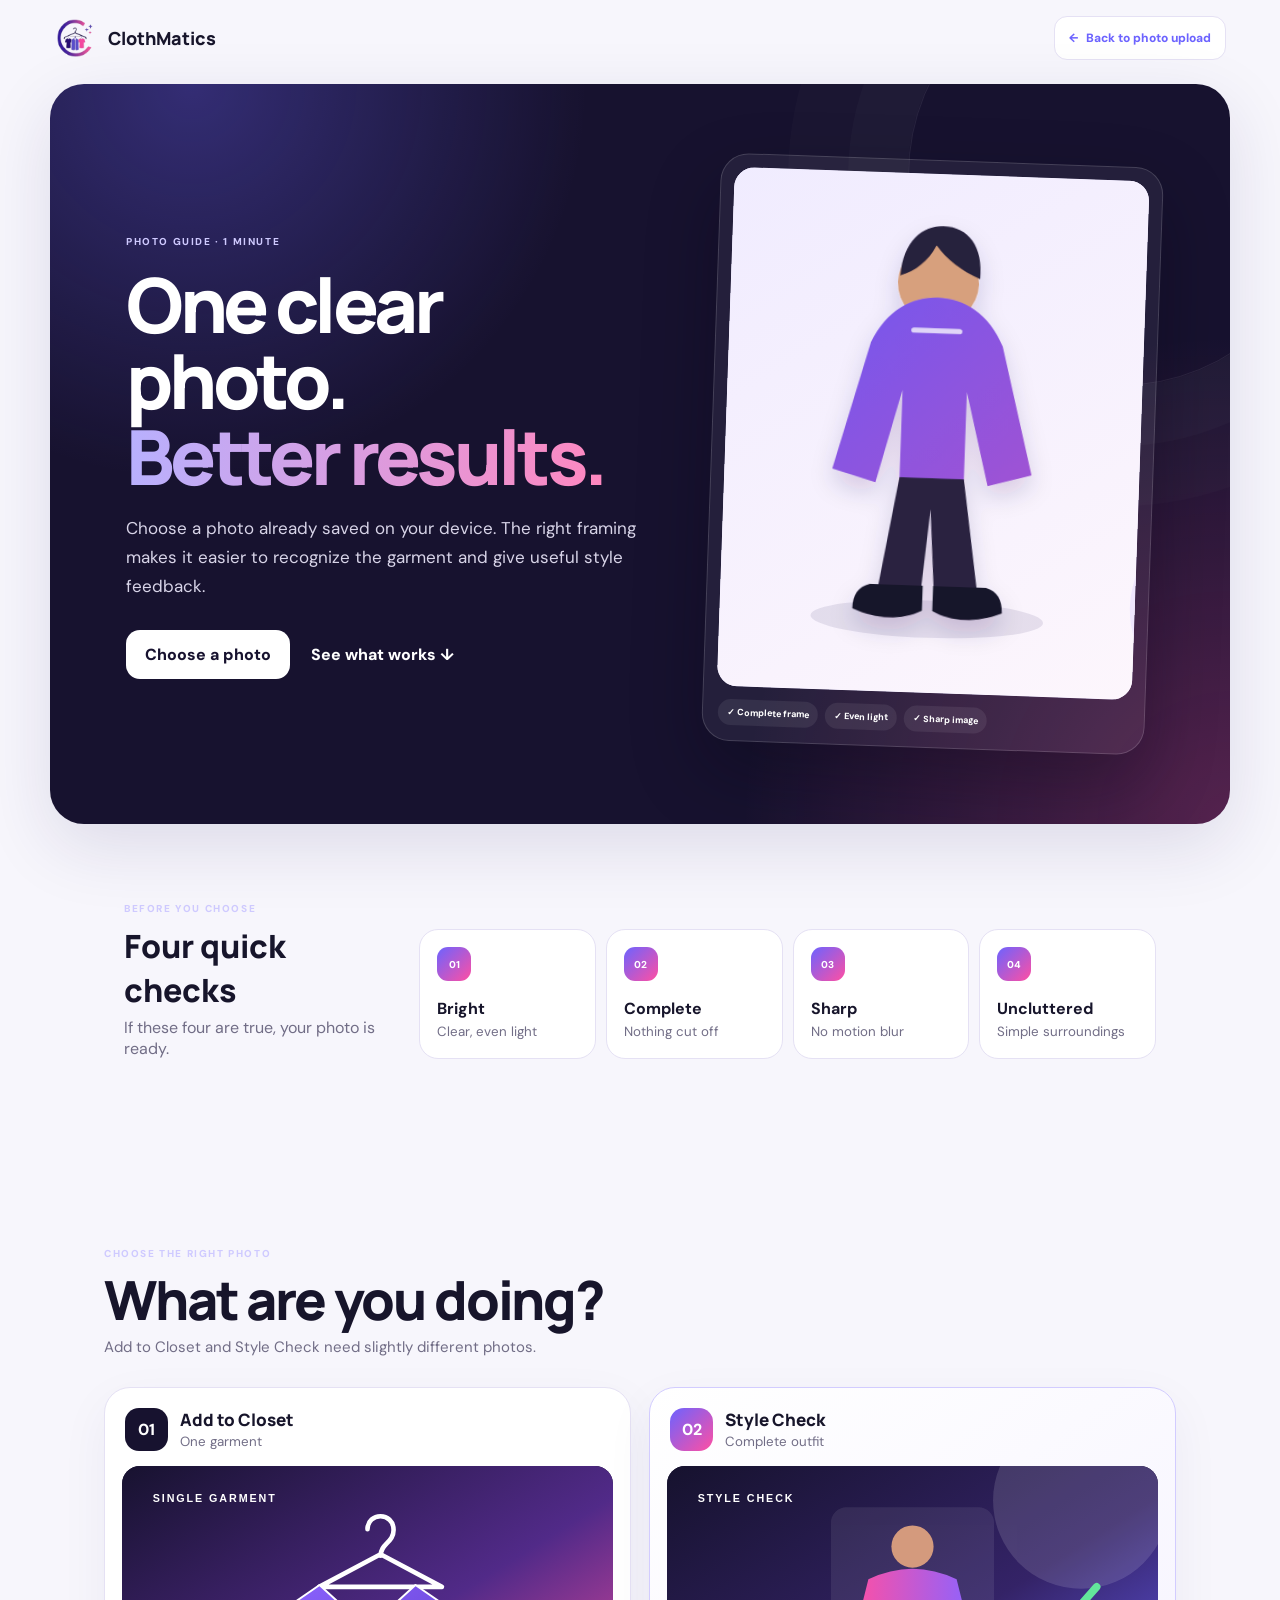
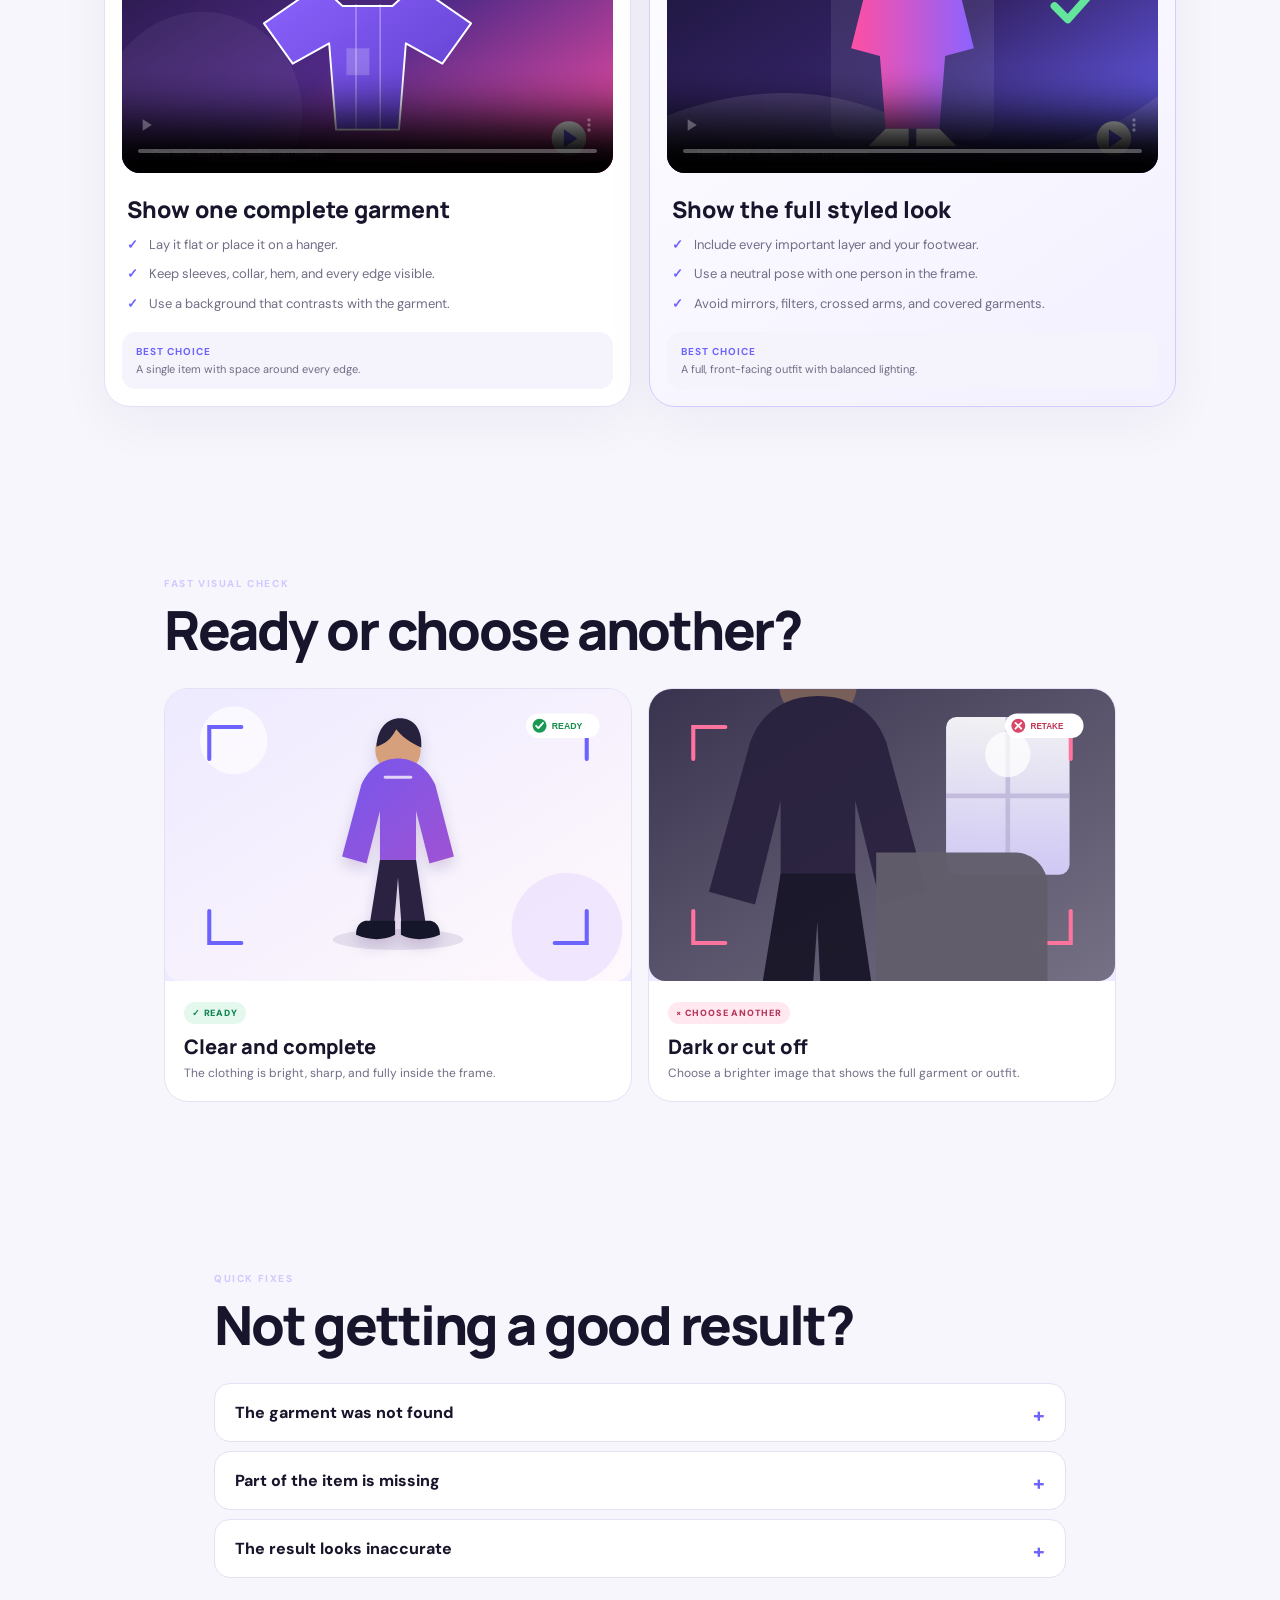
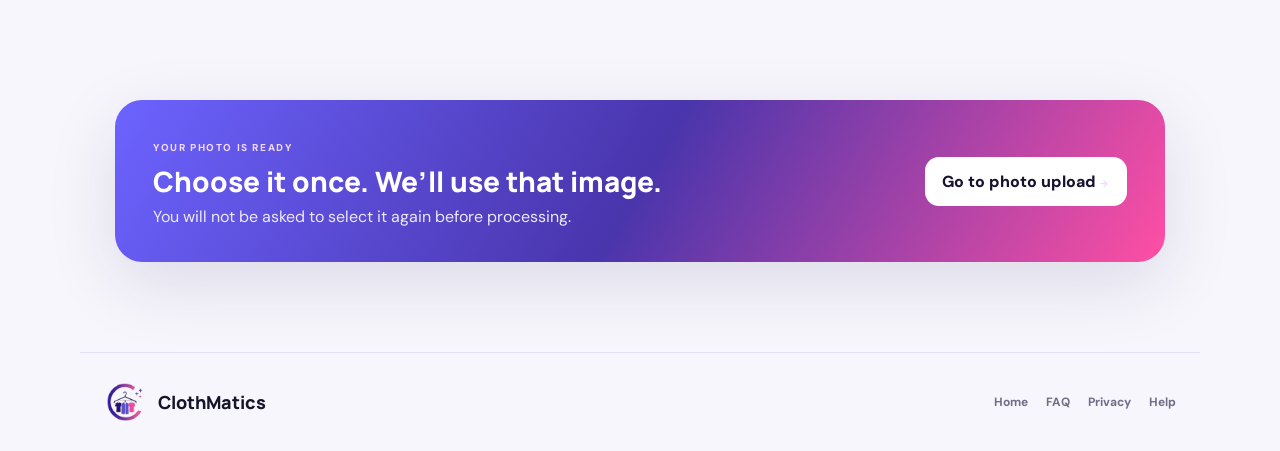
<file: photo-guide.html>
<!doctype html>
<html lang="en">
  <head>
    <meta charset="UTF-8" />
    <meta name="viewport" content="width=device-width, initial-scale=1" />
    <meta name="theme-color" content="#17122f" />
    <meta name="description" content="Choose a clear garment or outfit photo for better ClothMatics Add to Closet and Style Check results." />
    <meta name="robots" content="index,follow,max-image-preview:large" />
    <link rel="canonical" href="https://clothmatics.pages.dev/photo-guide" />
    <meta property="og:type" content="article" />
    <meta property="og:site_name" content="ClothMatics" />
    <meta property="og:title" content="Choose a better clothing photo | ClothMatics" />
    <meta property="og:description" content="A simple visual guide for Add to Closet and Style Check." />
    <meta property="og:url" content="https://clothmatics.pages.dev/photo-guide" />
    <meta property="og:image" content="https://clothmatics.pages.dev/assets/clothmatics-social.png" />
    <meta property="og:image:width" content="1200" />
    <meta property="og:image:height" content="630" />
    <meta property="og:image:alt" content="ClothMatics — your wardrobe, intelligently styled" />
    <meta name="twitter:card" content="summary_large_image" />
    <meta name="twitter:title" content="Choose a better clothing photo | ClothMatics" />
    <meta name="twitter:description" content="Simple photo tips for clearer wardrobe and Style Check results." />
    <meta name="twitter:image" content="https://clothmatics.pages.dev/assets/clothmatics-social.png" />
    <title>Choose a Better Clothing Photo | ClothMatics</title>
    <link rel="icon" type="image/png" href="./assets/clothmatics-logo.png" />
    <link rel="preconnect" href="https://fonts.googleapis.com" />
    <link rel="preconnect" href="https://fonts.gstatic.com" crossorigin />
    <link href="https://fonts.googleapis.com/css2?family=DM+Sans:wght@400;500;600;700&family=Manrope:wght@600;700;800&display=swap" rel="stylesheet" />
    <link rel="stylesheet" href="./photo-guide.css?v=20260913-responsive-v1" />
    <script type="application/ld+json">
      {
        "@context":"https://schema.org",
        "@type":"HowTo",
        "name":"How to choose a better photo for ClothMatics",
        "description":"Choose a clear photo for Add to Closet or Style Check.",
        "url":"https://clothmatics.pages.dev/photo-guide",
        "totalTime":"PT1M",
        "step":[
          {"@type":"HowToStep","name":"Choose the right photo","text":"Use one complete garment for Add to Closet or one complete outfit for Style Check."},
          {"@type":"HowToStep","name":"Check the light","text":"Choose a bright, evenly lit image without strong shadows or backlight."},
          {"@type":"HowToStep","name":"Check the frame","text":"Keep every important garment edge inside the photo."},
          {"@type":"HowToStep","name":"Check sharpness","text":"Avoid blur, filters, mirrors, and distracting objects."}
        ],
        "publisher":{"@type":"Organization","name":"ClothMatics","logo":{"@type":"ImageObject","url":"https://clothmatics.pages.dev/assets/clothmatics-logo.png"}}
      }
    </script>
  </head>
  <body>
    <a class="skip-link" href="#guide-content">Skip to photo tips</a>
    <header class="guide-header">
      <a class="guide-brand" href="./" aria-label="ClothMatics home"><img src="./assets/clothmatics-logo.png" alt="" /><span>ClothMatics</span></a>
      <a class="back-link" href="./?panel=camera"><span aria-hidden="true">←</span> Back to photo upload</a>
    </header>
    <main id="guide-content">
      <section class="guide-hero">
        <div class="hero-copy">
          <span class="guide-kicker">PHOTO GUIDE · 1 MINUTE</span>
          <h1>One clear photo.<br /><em>Better results.</em></h1>
          <p>Choose a photo already saved on your device. The right framing makes it easier to recognize the garment and give useful style feedback.</p>
          <div class="hero-actions"><a class="primary-link" href="./?panel=camera">Choose a photo</a><a class="text-link" href="#choose-mode">See what works <span aria-hidden="true">↓</span></a></div>
        </div>
        <figure class="hero-example">
          <div class="example-frame"><img src="./assets/photo-guide/good-photo-example.svg" alt="A clear, evenly lit complete outfit inside the frame" /></div>
          <figcaption><span>✓ Complete frame</span><span>✓ Even light</span><span>✓ Sharp image</span></figcaption>
        </figure>
      </section>
      <section class="quick-check" aria-labelledby="quick-title">
        <div><span>BEFORE YOU CHOOSE</span><h2 id="quick-title">Four quick checks</h2><p>If these four are true, your photo is ready.</p></div>
        <ol><li><b>Bright</b><small>Clear, even light</small></li><li><b>Complete</b><small>Nothing cut off</small></li><li><b>Sharp</b><small>No motion blur</small></li><li><b>Uncluttered</b><small>Simple surroundings</small></li></ol>
      </section>
      <section class="mode-section" id="choose-mode" aria-labelledby="mode-title">
        <div class="section-heading"><span>CHOOSE THE RIGHT PHOTO</span><h2 id="mode-title">What are you doing?</h2><p>Add to Closet and Style Check need slightly different photos.</p></div>
        <div class="mode-grid">
          <article class="mode-card">
            <div class="mode-label"><span>01</span><div><b>Add to Closet</b><small>One garment</small></div></div>
            <video controls playsinline preload="metadata" poster="./assets/photo-guide/single-garment-poster.svg" aria-label="One garment photo example"><source src="./assets/photo-guide/single-garment.mp4" type="video/mp4" />Follow the written checklist below.</video>
            <h3>Show one complete garment</h3>
            <ul><li>Lay it flat or place it on a hanger.</li><li>Keep sleeves, collar, hem, and every edge visible.</li><li>Use a background that contrasts with the garment.</li></ul>
            <div class="best-for"><b>Best choice</b><span>A single item with space around every edge.</span></div>
          </article>
          <article class="mode-card featured">
            <div class="mode-label"><span>02</span><div><b>Style Check</b><small>Complete outfit</small></div></div>
            <video controls playsinline preload="metadata" poster="./assets/photo-guide/style-check-poster.svg" aria-label="Complete outfit photo example"><source src="./assets/photo-guide/style-check.mp4" type="video/mp4" />Follow the written checklist below.</video>
            <h3>Show the full styled look</h3>
            <ul><li>Include every important layer and your footwear.</li><li>Use a neutral pose with one person in the frame.</li><li>Avoid mirrors, filters, crossed arms, and covered garments.</li></ul>
            <div class="best-for"><b>Best choice</b><span>A full, front-facing outfit with balanced lighting.</span></div>
          </article>
        </div>
      </section>
      <section class="comparison-section" aria-labelledby="compare-title">
        <div class="section-heading"><span>FAST VISUAL CHECK</span><h2 id="compare-title">Ready or choose another?</h2></div>
        <div class="comparison-grid">
          <article class="comparison-card good"><img src="./assets/photo-guide/good-photo-example.svg" alt="A clear complete outfit with comfortable space around it" /><div><span>✓ READY</span><h3>Clear and complete</h3><p>The clothing is bright, sharp, and fully inside the frame.</p></div></article>
          <article class="comparison-card retry"><img src="./assets/photo-guide/try-again-example.svg" alt="A dark, cropped outfit with distracting objects" /><div><span>× CHOOSE ANOTHER</span><h3>Dark or cut off</h3><p>Choose a brighter image that shows the full garment or outfit.</p></div></article>
        </div>
      </section>
      <section class="help-section" aria-labelledby="help-title">
        <div class="section-heading"><span>QUICK FIXES</span><h2 id="help-title">Not getting a good result?</h2></div>
        <div class="help-grid">
          <details><summary>The garment was not found</summary><p>Choose an image with one main garment, stronger contrast, and no pile or overlapping clothes.</p></details>
          <details><summary>Part of the item is missing</summary><p>Choose a wider photo with comfortable space around sleeves, hems, straps, and footwear.</p></details>
          <details><summary>The result looks inaccurate</summary><p>Try a sharper photo with natural colors, even lighting, and no filter or mirror reflection.</p></details>
        </div>
      </section>
      <section class="guide-cta"><div><span>YOUR PHOTO IS READY</span><h2>Choose it once. We’ll use that image.</h2><p>You will not be asked to select it again before processing.</p></div><a href="./?panel=camera">Go to photo upload <span aria-hidden="true">→</span></a></section>
    </main>
    <footer><a class="guide-brand" href="./"><img src="./assets/clothmatics-logo.png" alt="" /><span>ClothMatics</span></a><nav aria-label="Footer navigation"><a href="./">Home</a><a href="./faq">FAQ</a><a href="./privacy">Privacy</a><a href="./contact">Help</a></nav></footer>
  </body>
</html>
</file>
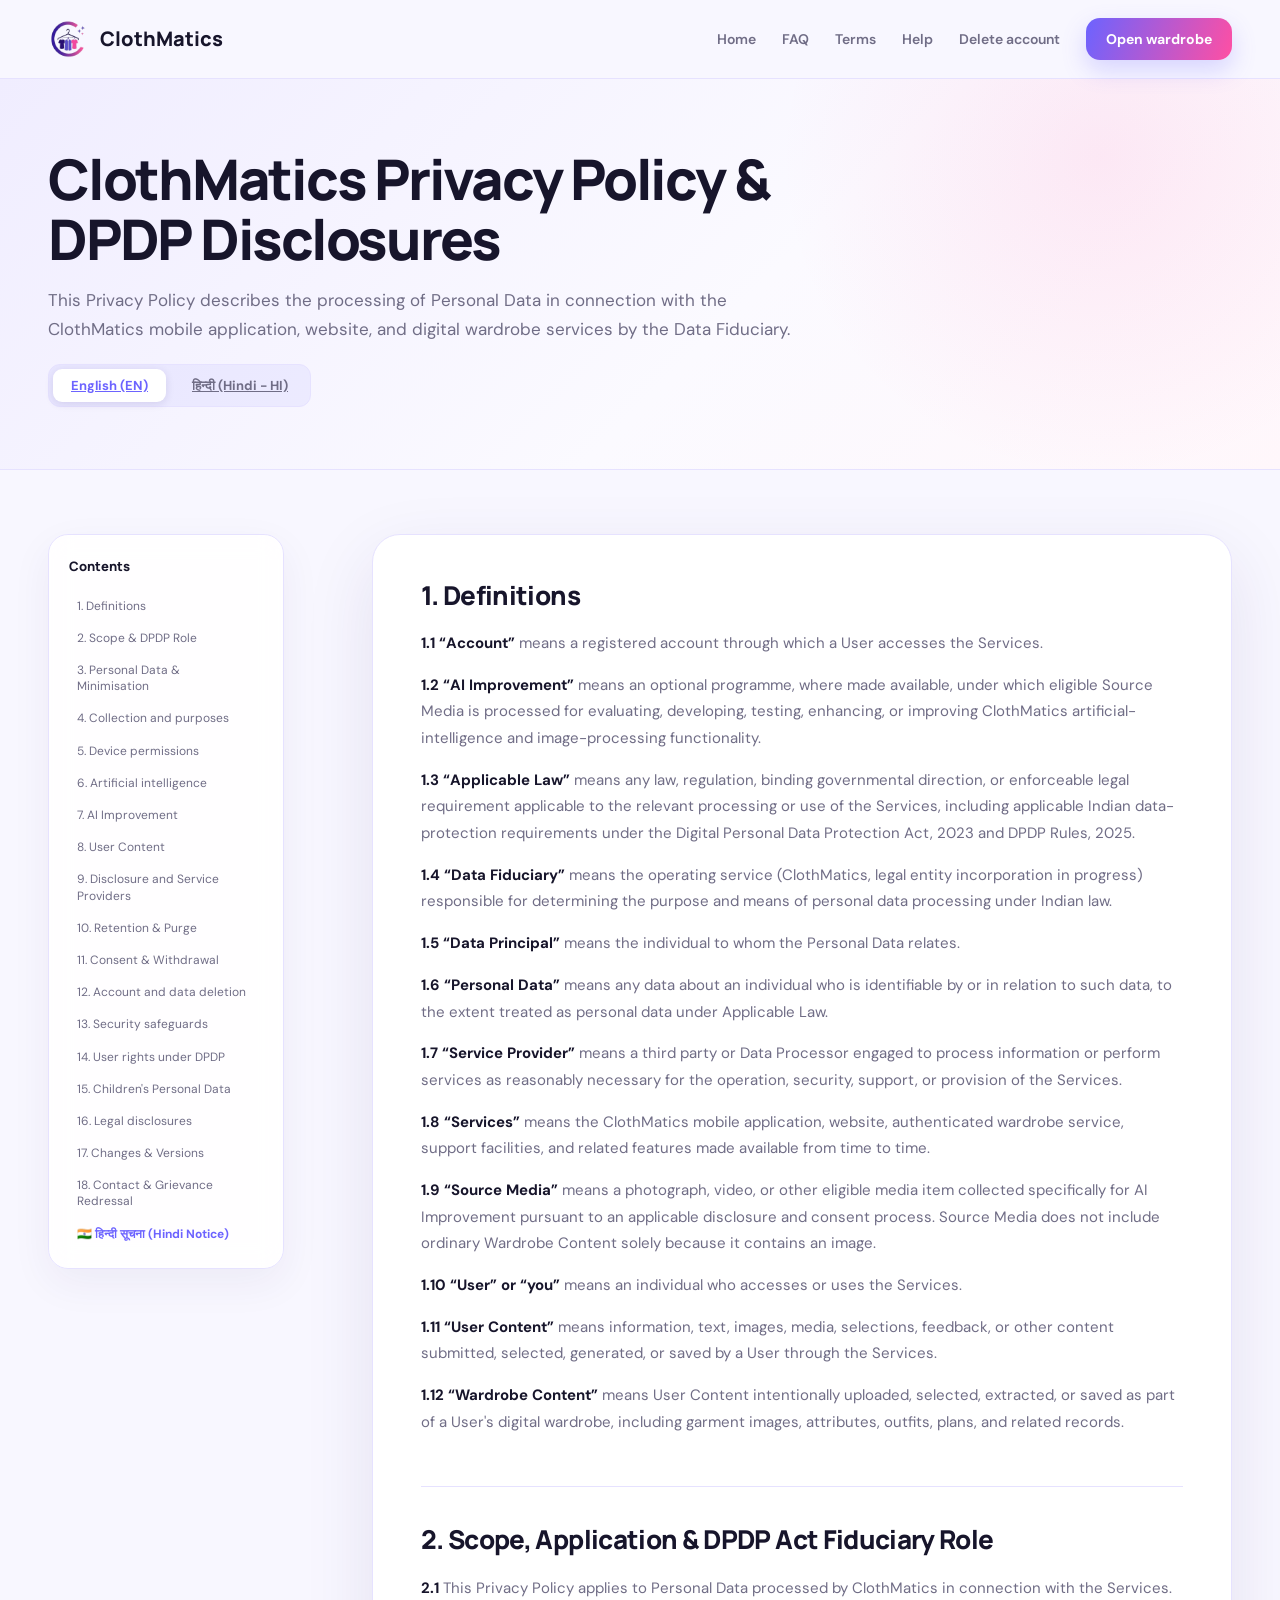
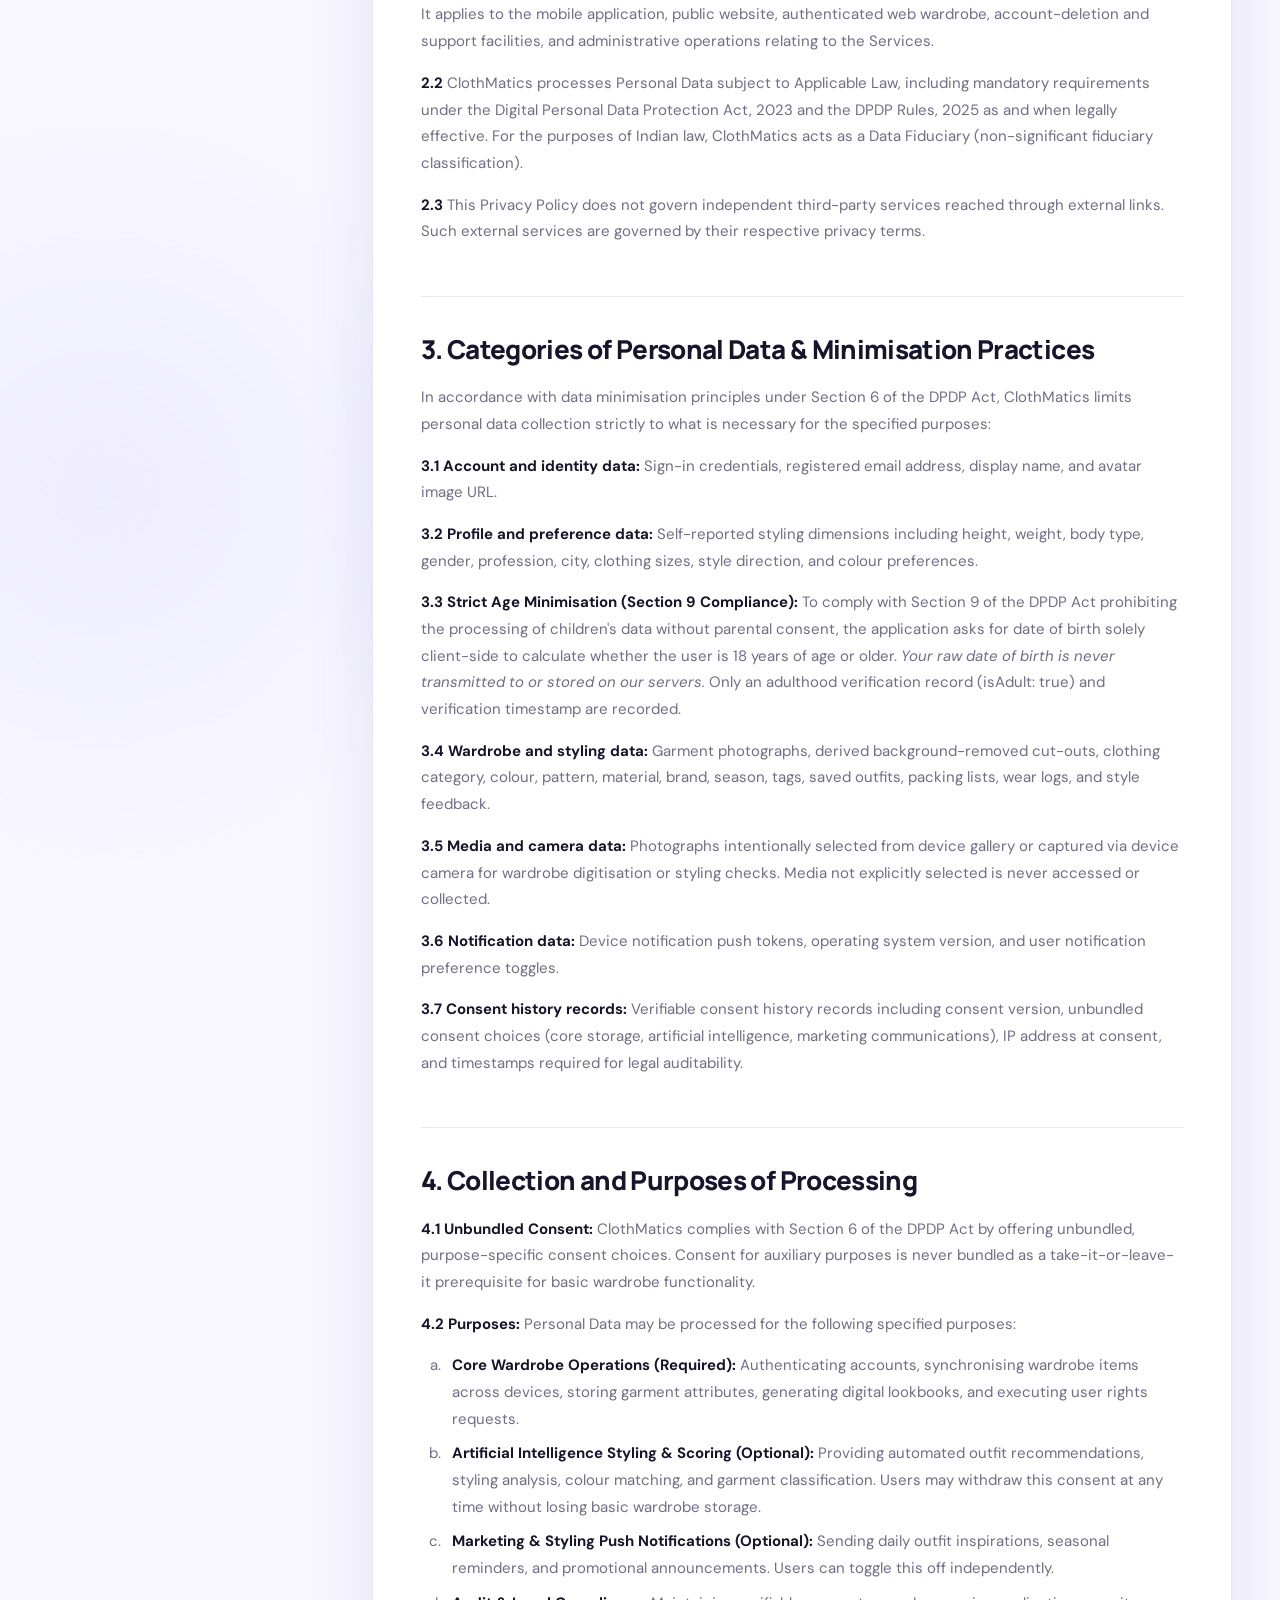
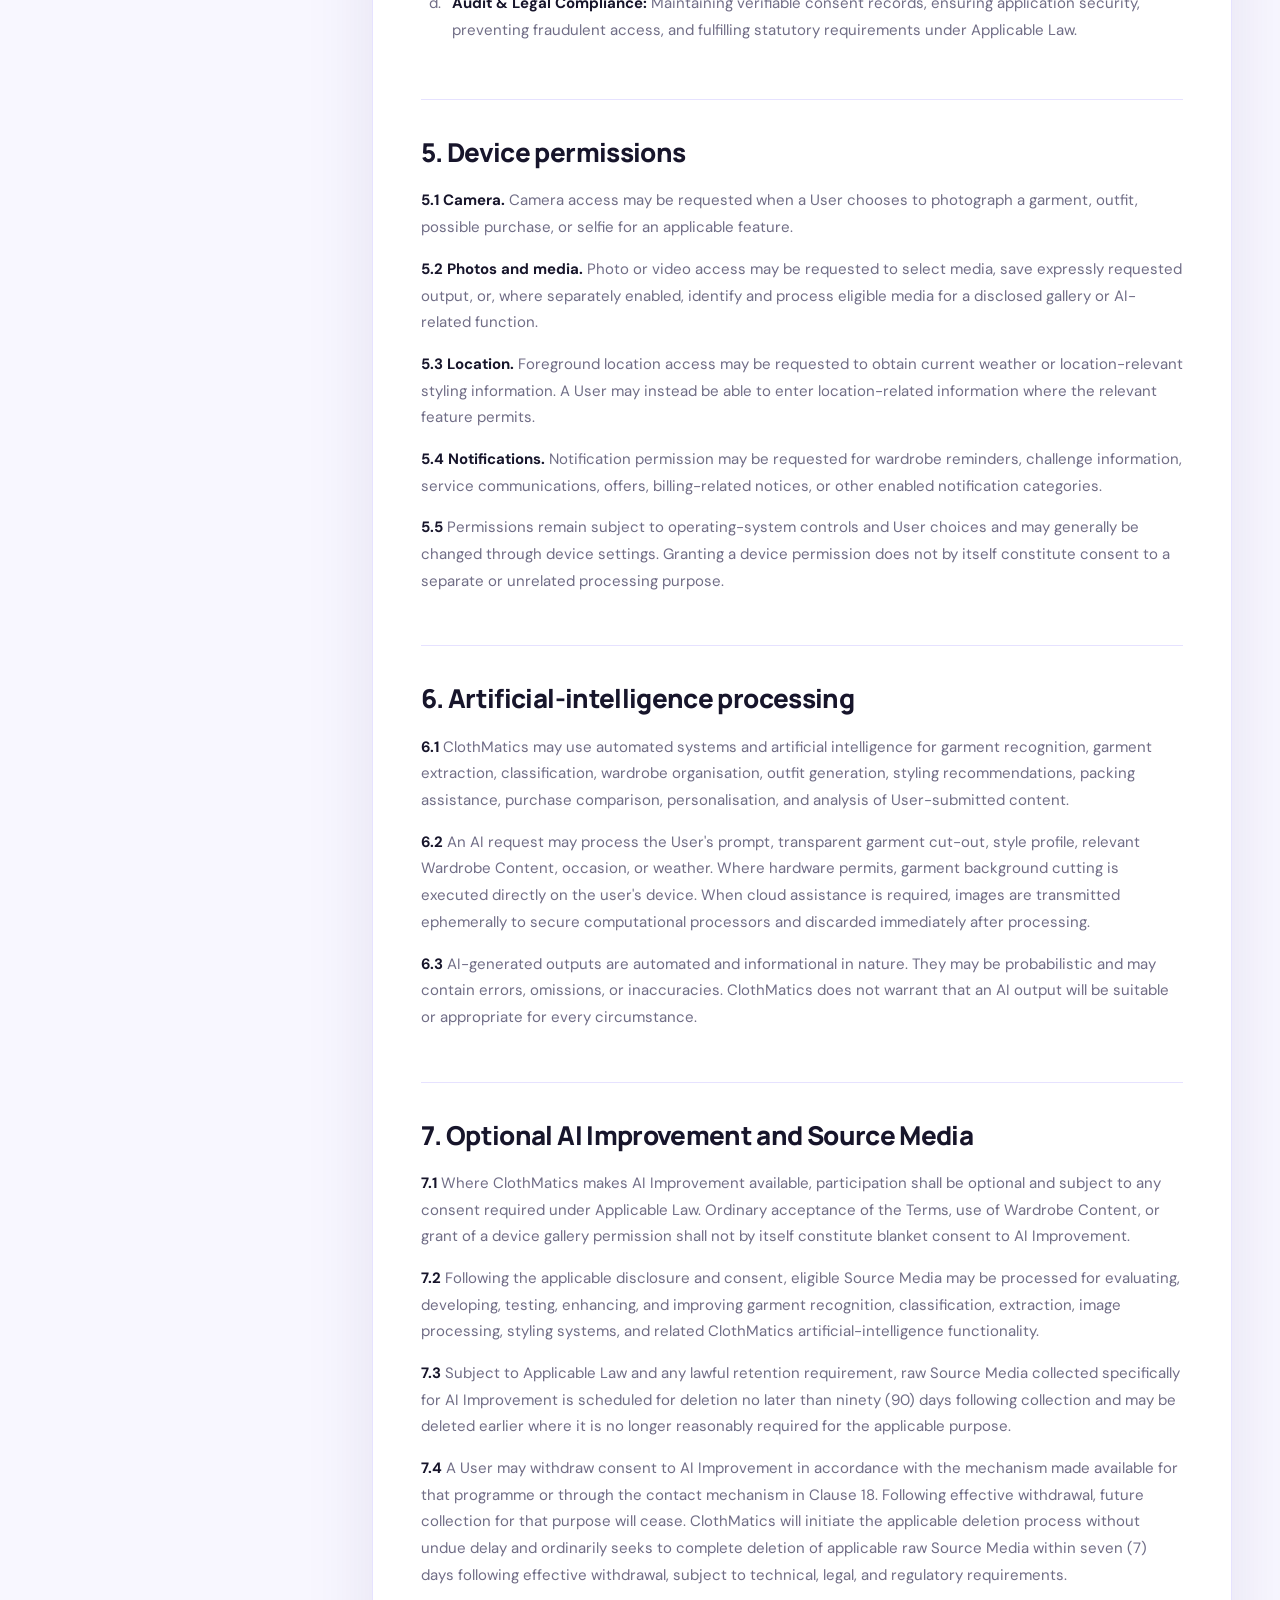
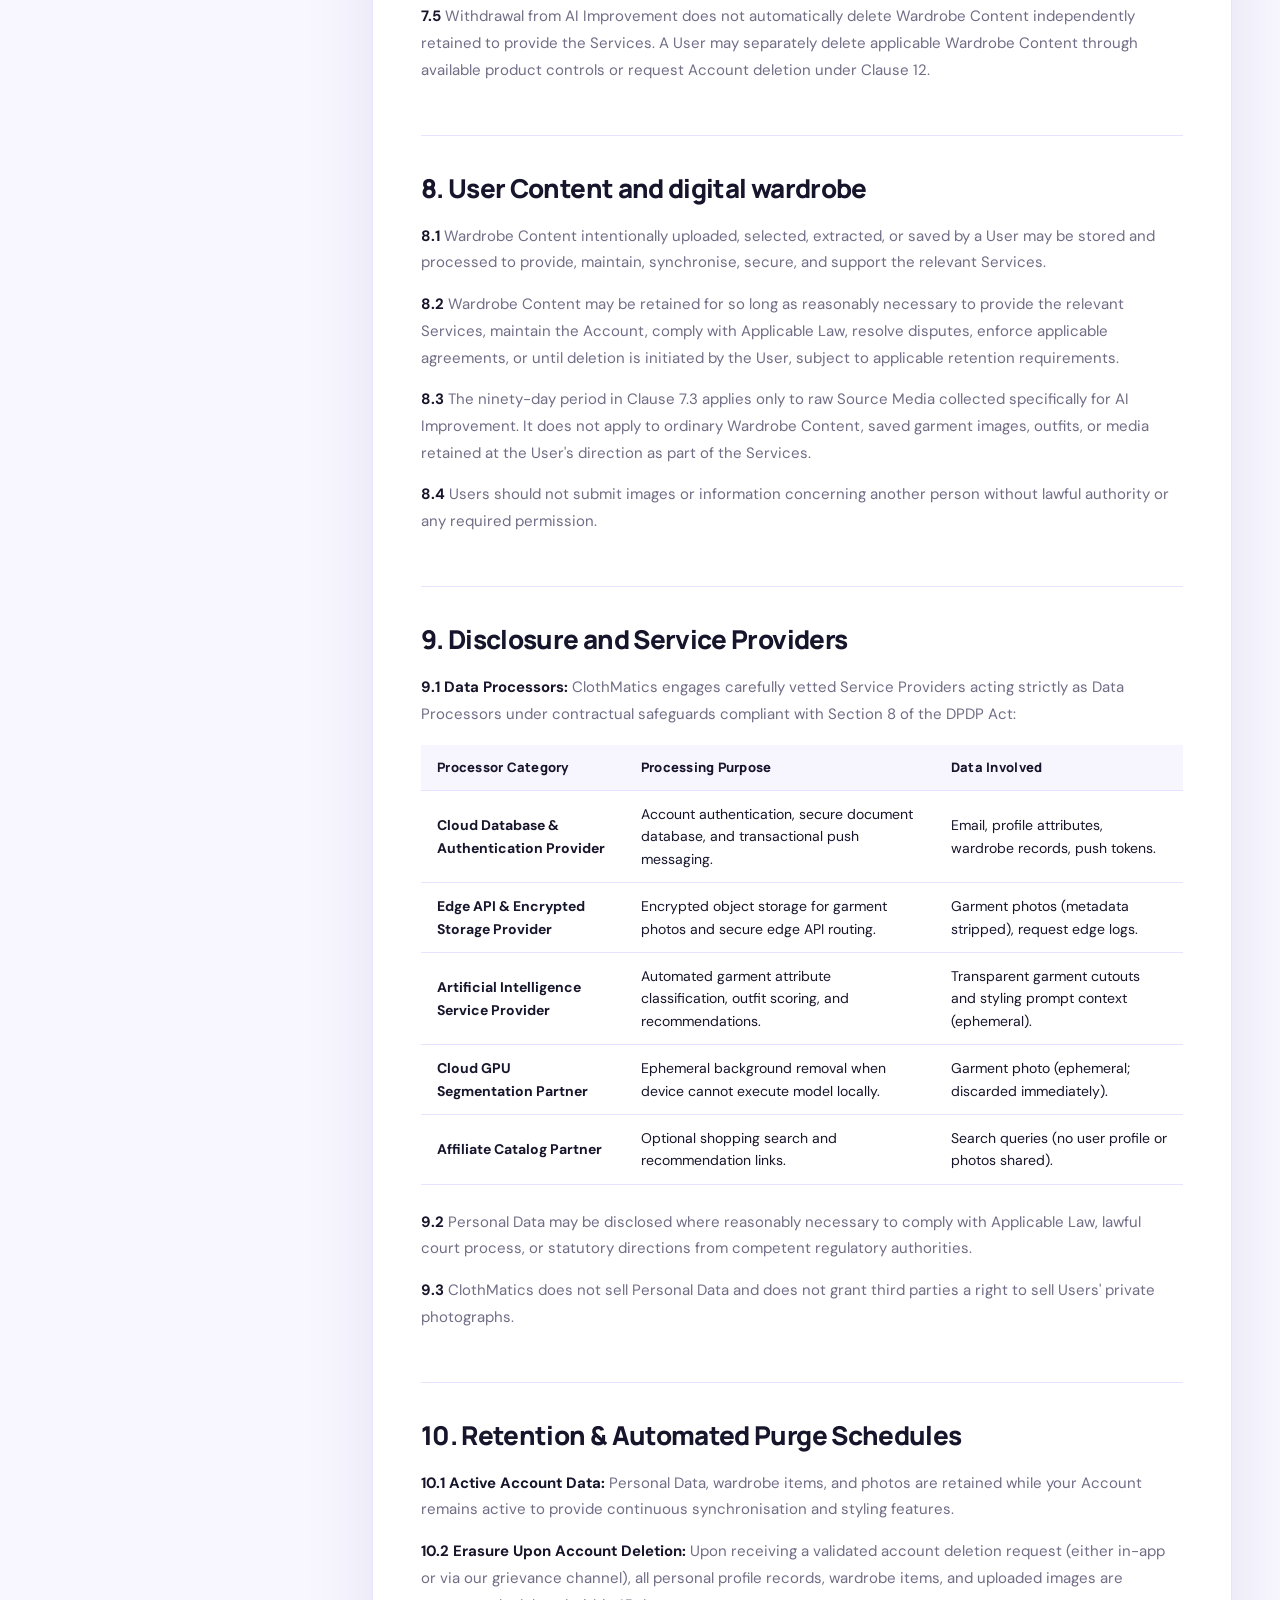
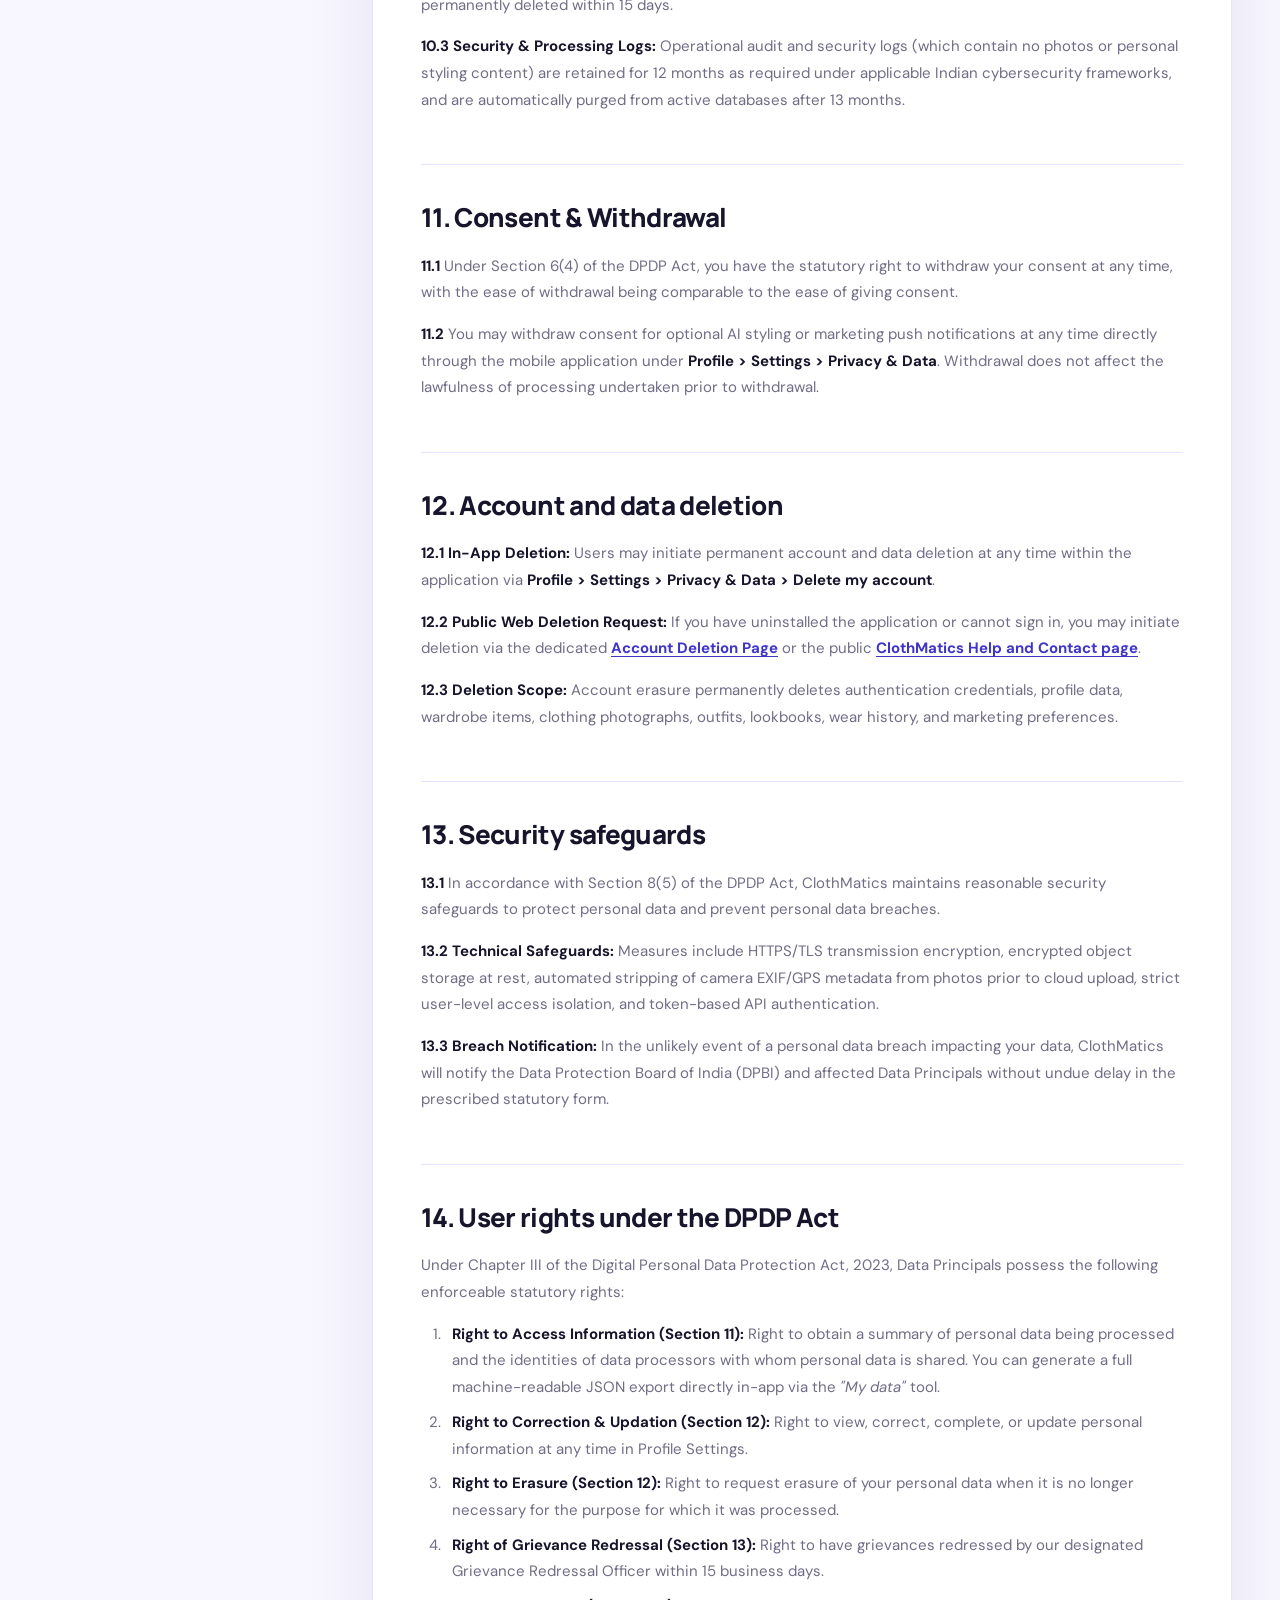
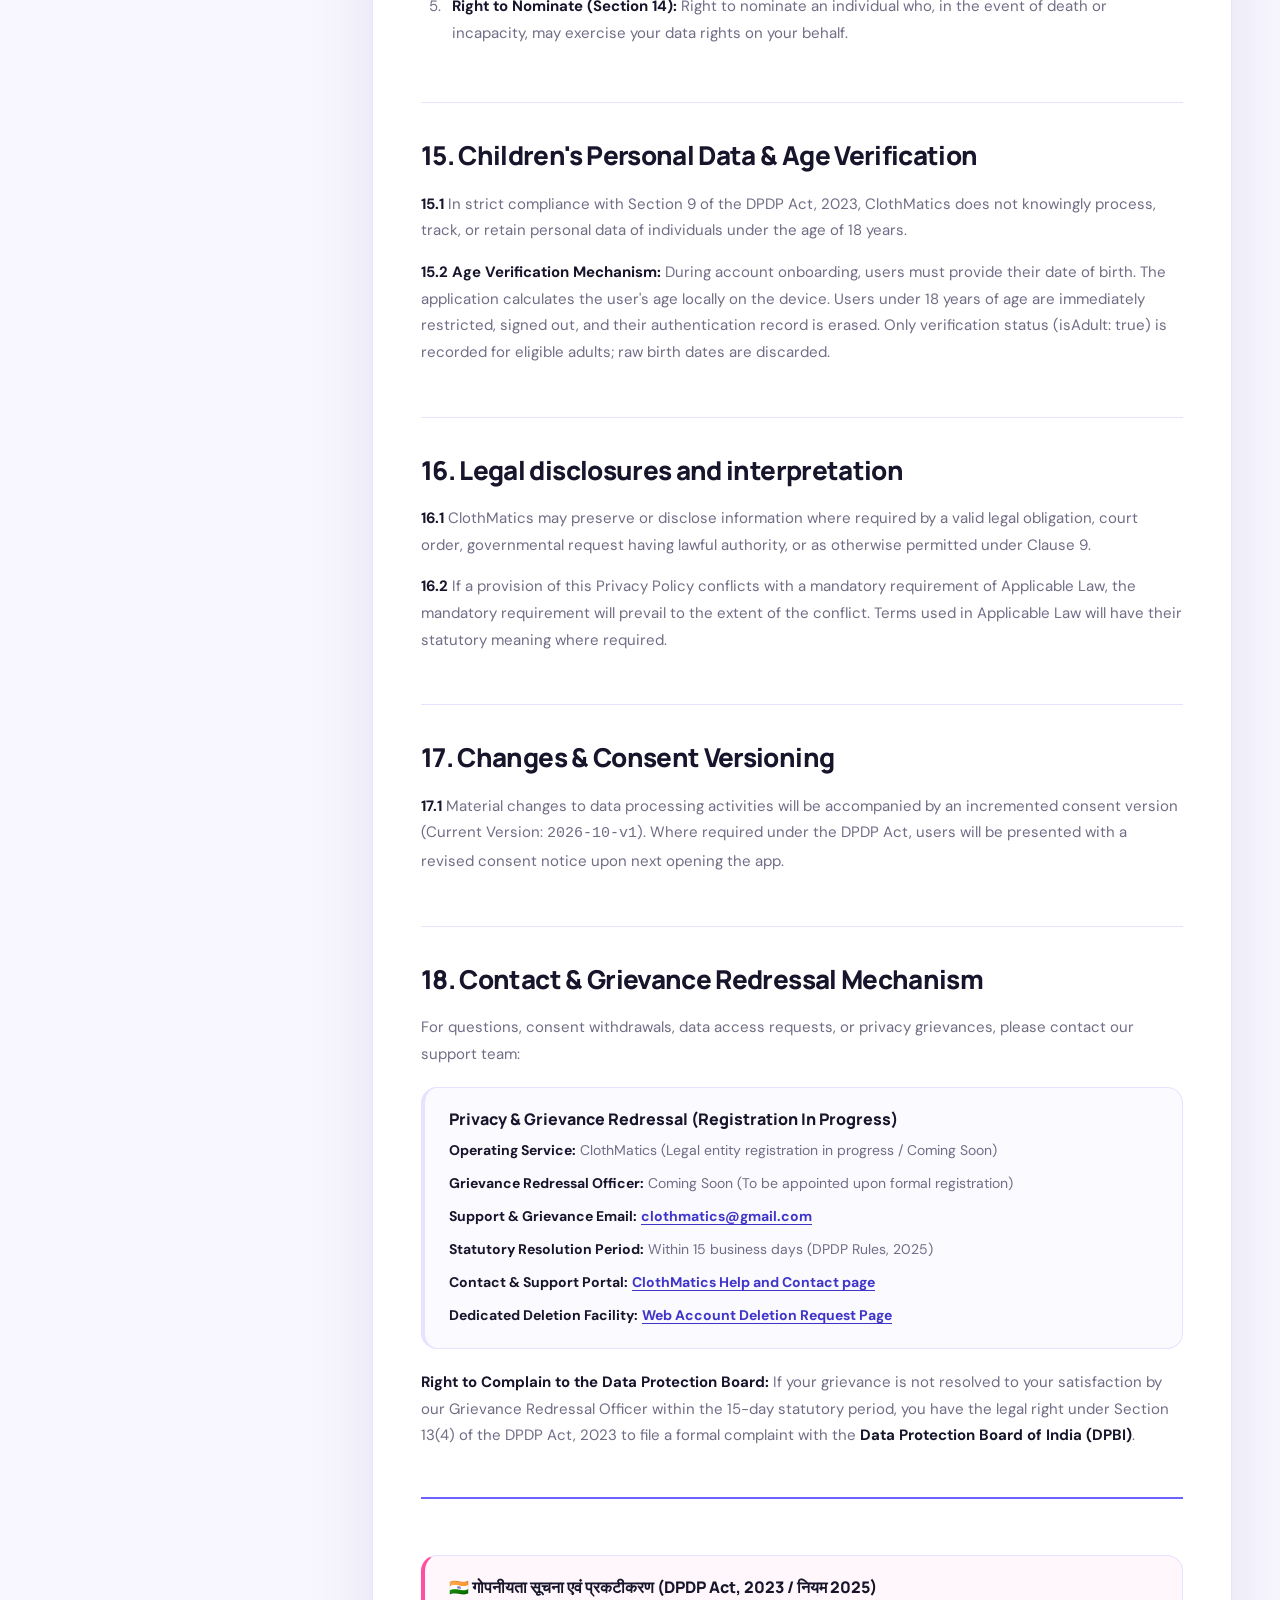
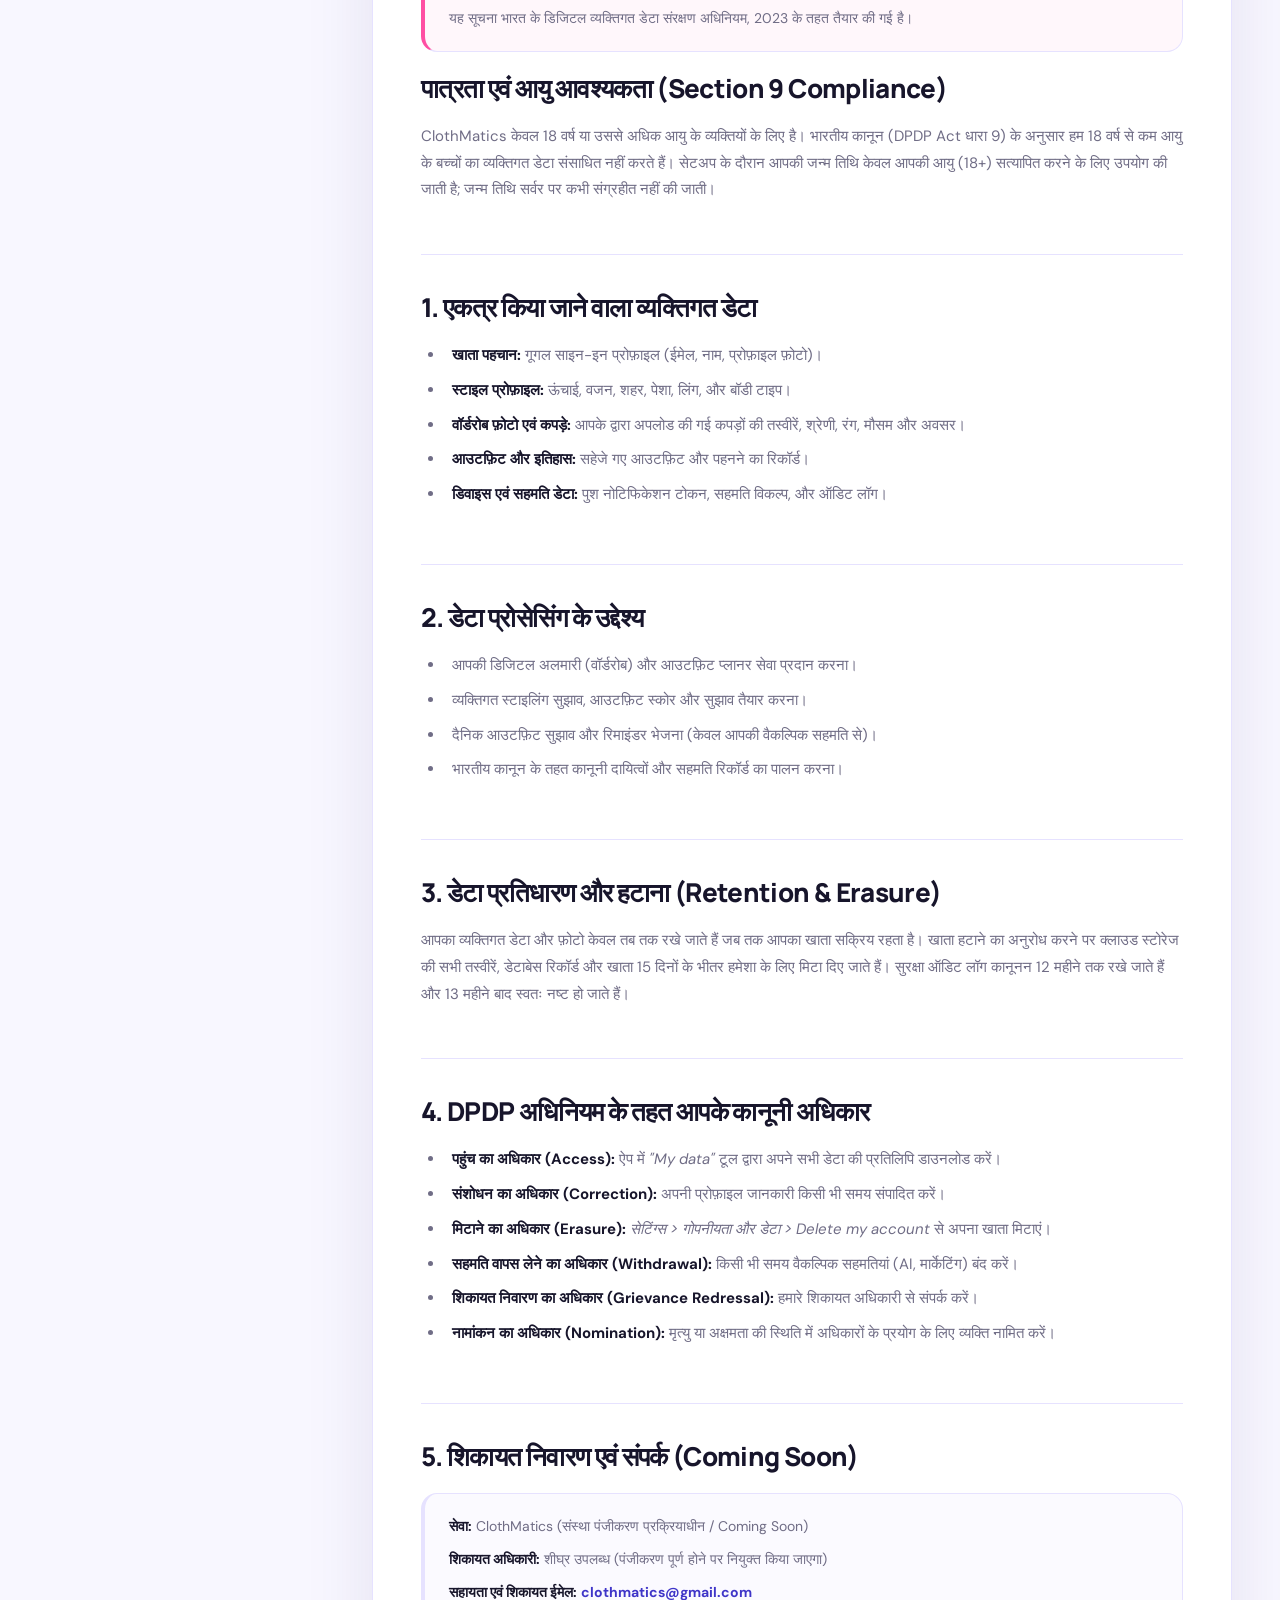
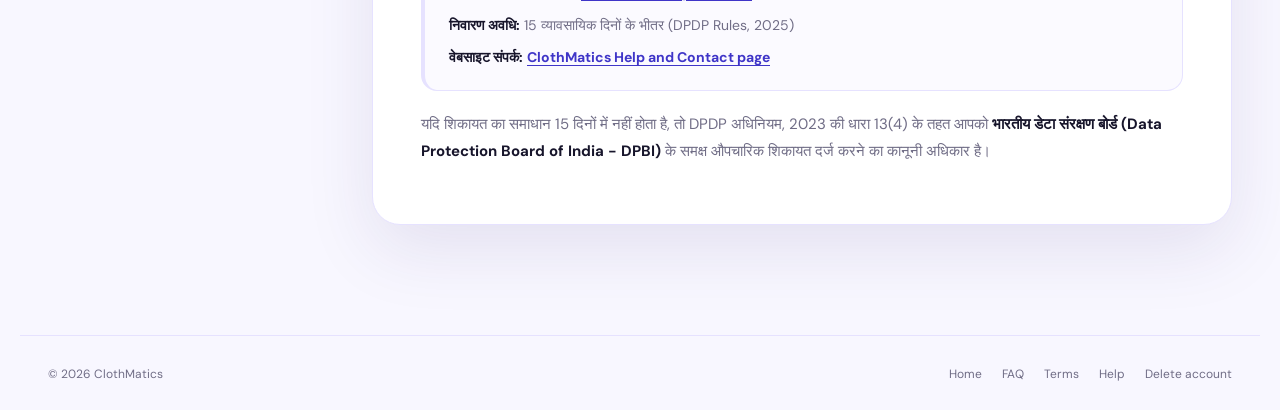
<file: privacy.html>
<!doctype html>
<html lang="en">
  <head>
    <meta charset="UTF-8" />
    <meta name="viewport" content="width=device-width, initial-scale=1" />
    <meta name="description" content="ClothMatics Privacy Policy and DPDP Act disclosures governing account, wardrobe, media, artificial-intelligence, data retention, erasure, and user rights." />
    <meta name="robots" content="index,follow,max-image-preview:large" />
    <link rel="canonical" href="https://clothmatics.pages.dev/privacy" />
    <meta property="og:type" content="website" />
    <meta property="og:site_name" content="ClothMatics" />
    <meta property="og:title" content="ClothMatics Privacy Policy" />
    <meta property="og:description" content="The Privacy Policy applicable to the ClothMatics mobile application, website, and related services under India's DPDP Act, 2023." />
    <meta property="og:url" content="https://clothmatics.pages.dev/privacy" />
    <meta property="og:image" content="https://clothmatics.pages.dev/assets/clothmatics-social.png" />
    <meta property="og:image:width" content="1200" />
    <meta property="og:image:height" content="630" />
    <meta property="og:image:alt" content="ClothMatics — your wardrobe, intelligently styled" />
    <meta name="twitter:card" content="summary_large_image" />
    <meta name="twitter:title" content="ClothMatics Privacy Policy" />
    <meta name="twitter:description" content="Privacy terms applicable to ClothMatics users and services under Indian data-protection requirements." />
    <meta name="twitter:image" content="https://clothmatics.pages.dev/assets/clothmatics-social.png" />
    <title>Privacy Policy & DPDP Disclosures | ClothMatics</title>
    <link rel="icon" type="image/png" href="./assets/clothmatics-logo.png" />
    <link rel="preconnect" href="https://fonts.googleapis.com" />
    <link rel="preconnect" href="https://fonts.gstatic.com" crossorigin />
    <link href="https://fonts.googleapis.com/css2?family=DM+Sans:wght@400;500;600;700&family=Manrope:wght@600;700;800&display=swap" rel="stylesheet" />
    <link rel="stylesheet" href="./legal.css?v=20260921-mobile-v2" />
    <script type="application/ld+json">
      {"@context":"https://schema.org","@graph":[{"@type":"WebPage","@id":"https://clothmatics.pages.dev/privacy#page","url":"https://clothmatics.pages.dev/privacy","name":"ClothMatics Privacy Policy","description":"The Privacy Policy applicable to the ClothMatics mobile application, website, and related services.","isPartOf":{"@id":"https://clothmatics.pages.dev/#website"},"dateModified":"2026-08-23"},{"@type":"BreadcrumbList","itemListElement":[{"@type":"ListItem","position":1,"name":"Home","item":"https://clothmatics.pages.dev/"},{"@type":"ListItem","position":2,"name":"Privacy Policy","item":"https://clothmatics.pages.dev/privacy"}]}]}
    </script>
  </head>
  <body>
    <header class="legal-header">
      <a class="legal-brand" href="./">
        <img src="./assets/clothmatics-logo.png" alt="" />
        <span>ClothMatics</span>
      </a>
      <nav aria-label="Primary navigation">
        <a href="./">Home</a>
        <a href="./faq">FAQ</a>
        <a href="./terms">Terms</a>
        <a href="./contact">Help</a>
        <a href="./delete-account">Delete account</a>
        <a class="button" href="./">Open wardrobe</a>
      </nav>
    </header>

    <main>
      <section class="legal-hero">
        <h1>ClothMatics Privacy Policy & DPDP Disclosures</h1>
        <p>This Privacy Policy describes the processing of Personal Data in connection with the ClothMatics mobile application, website, and digital wardrobe services by the Data Fiduciary.</p>
        <div hidden style="display:none;" aria-hidden="true"><span>Effective: 23 August 2026</span><span>Last updated: 23 August 2026</span></div>
        <div class="lang-toggle-wrap" role="region" aria-label="Language selection">
          <a class="lang-btn active" href="#en-notice">English (EN)</a>
          <a class="lang-btn" href="#hi-notice">हिन्दी (Hindi - HI)</a>
        </div>
      </section>

      <div class="legal-layout">
        <aside class="legal-toc">
          <b>Contents</b>
          <nav>
            <a href="#definitions">1. Definitions</a>
            <a href="#scope">2. Scope & DPDP Role</a>
            <a href="#categories">3. Personal Data & Minimisation</a>
            <a href="#collection">4. Collection and purposes</a>
            <a href="#permissions">5. Device permissions</a>
            <a href="#ai">6. Artificial intelligence</a>
            <a href="#improvement">7. AI Improvement</a>
            <a href="#wardrobe">8. User Content</a>
            <a href="#disclosure">9. Disclosure and Service Providers</a>
            <a href="#retention">10. Retention & Purge</a>
            <a href="#consent">11. Consent & Withdrawal</a>
            <a href="#deletion">12. Account and data deletion</a>
            <a href="#security">13. Security safeguards</a>
            <a href="#rights">14. User rights under DPDP</a>
            <a href="#children">15. Children's Personal Data</a>
            <a href="#legal">16. Legal disclosures</a>
            <a href="#changes">17. Changes & Versions</a>
            <a href="#contact">18. Contact & Grievance Redressal</a>
            <a href="#hi-notice" style="color:var(--purple);font-weight:700;">🇮🇳 हिन्दी सूचना (Hindi Notice)</a>
          </nav>
        </aside>

        <article class="legal-content">
          <!-- ENGLISH SECTIONS -->
          <div id="en-notice">
            <section id="definitions">
              <h2>1. Definitions</h2>
              <p><strong>1.1 “Account”</strong> means a registered account through which a User accesses the Services.</p>
              <p><strong>1.2 “AI Improvement”</strong> means an optional programme, where made available, under which eligible Source Media is processed for evaluating, developing, testing, enhancing, or improving ClothMatics artificial-intelligence and image-processing functionality.</p>
              <p><strong>1.3 “Applicable Law”</strong> means any law, regulation, binding governmental direction, or enforceable legal requirement applicable to the relevant processing or use of the Services, including applicable Indian data-protection requirements under the Digital Personal Data Protection Act, 2023 and DPDP Rules, 2025.</p>
              <p><strong>1.4 “Data Fiduciary”</strong> means the operating service (ClothMatics, legal entity incorporation in progress) responsible for determining the purpose and means of personal data processing under Indian law.</p>
              <p><strong>1.5 “Data Principal”</strong> means the individual to whom the Personal Data relates.</p>
              <p><strong>1.6 “Personal Data”</strong> means any data about an individual who is identifiable by or in relation to such data, to the extent treated as personal data under Applicable Law.</p>
              <p><strong>1.7 “Service Provider”</strong> means a third party or Data Processor engaged to process information or perform services as reasonably necessary for the operation, security, support, or provision of the Services.</p>
              <p><strong>1.8 “Services”</strong> means the ClothMatics mobile application, website, authenticated wardrobe service, support facilities, and related features made available from time to time.</p>
              <p><strong>1.9 “Source Media”</strong> means a photograph, video, or other eligible media item collected specifically for AI Improvement pursuant to an applicable disclosure and consent process. Source Media does not include ordinary Wardrobe Content solely because it contains an image.</p>
              <p><strong>1.10 “User” or “you”</strong> means an individual who accesses or uses the Services.</p>
              <p><strong>1.11 “User Content”</strong> means information, text, images, media, selections, feedback, or other content submitted, selected, generated, or saved by a User through the Services.</p>
              <p><strong>1.12 “Wardrobe Content”</strong> means User Content intentionally uploaded, selected, extracted, or saved as part of a User's digital wardrobe, including garment images, attributes, outfits, plans, and related records.</p>
            </section>

            <section id="scope">
              <h2>2. Scope, Application & DPDP Act Fiduciary Role</h2>
              <p><strong>2.1</strong> This Privacy Policy applies to Personal Data processed by ClothMatics in connection with the Services. It applies to the mobile application, public website, authenticated web wardrobe, account-deletion and support facilities, and administrative operations relating to the Services.</p>
              <p><strong>2.2</strong> ClothMatics processes Personal Data subject to Applicable Law, including mandatory requirements under the Digital Personal Data Protection Act, 2023 and the DPDP Rules, 2025 as and when legally effective. For the purposes of Indian law, ClothMatics acts as a Data Fiduciary (non-significant fiduciary classification).</p>
              <p><strong>2.3</strong> This Privacy Policy does not govern independent third-party services reached through external links. Such external services are governed by their respective privacy terms.</p>
            </section>

            <section id="categories">
              <h2>3. Categories of Personal Data & Minimisation Practices</h2>
              <p>In accordance with data minimisation principles under Section 6 of the DPDP Act, ClothMatics limits personal data collection strictly to what is necessary for the specified purposes:</p>
              <p><strong>3.1 Account and identity data:</strong> Sign-in credentials, registered email address, display name, and avatar image URL.</p>
              <p><strong>3.2 Profile and preference data:</strong> Self-reported styling dimensions including height, weight, body type, gender, profession, city, clothing sizes, style direction, and colour preferences.</p>
              <p><strong>3.3 Strict Age Minimisation (Section 9 Compliance):</strong> To comply with Section 9 of the DPDP Act prohibiting the processing of children's data without parental consent, the application asks for date of birth solely client-side to calculate whether the user is 18 years of age or older. <em>Your raw date of birth is never transmitted to or stored on our servers.</em> Only an adulthood verification record (isAdult: true) and verification timestamp are recorded.</p>
              <p><strong>3.4 Wardrobe and styling data:</strong> Garment photographs, derived background-removed cut-outs, clothing category, colour, pattern, material, brand, season, tags, saved outfits, packing lists, wear logs, and style feedback.</p>
              <p><strong>3.5 Media and camera data:</strong> Photographs intentionally selected from device gallery or captured via device camera for wardrobe digitisation or styling checks. Media not explicitly selected is never accessed or collected.</p>
              <p><strong>3.6 Notification data:</strong> Device notification push tokens, operating system version, and user notification preference toggles.</p>
              <p><strong>3.7 Consent history records:</strong> Verifiable consent history records including consent version, unbundled consent choices (core storage, artificial intelligence, marketing communications), IP address at consent, and timestamps required for legal auditability.</p>
            </section>

            <section id="collection">
              <h2>4. Collection and Purposes of Processing</h2>
              <p><strong>4.1 Unbundled Consent:</strong> ClothMatics complies with Section 6 of the DPDP Act by offering unbundled, purpose-specific consent choices. Consent for auxiliary purposes is never bundled as a take-it-or-leave-it prerequisite for basic wardrobe functionality.</p>
              <p><strong>4.2 Purposes:</strong> Personal Data may be processed for the following specified purposes:</p>
              <ol class="legal-list" type="a">
                <li><strong>Core Wardrobe Operations (Required):</strong> Authenticating accounts, synchronising wardrobe items across devices, storing garment attributes, generating digital lookbooks, and executing user rights requests.</li>
                <li><strong>Artificial Intelligence Styling & Scoring (Optional):</strong> Providing automated outfit recommendations, styling analysis, colour matching, and garment classification. Users may withdraw this consent at any time without losing basic wardrobe storage.</li>
                <li><strong>Marketing & Styling Push Notifications (Optional):</strong> Sending daily outfit inspirations, seasonal reminders, and promotional announcements. Users can toggle this off independently.</li>
                <li><strong>Audit & Legal Compliance:</strong> Maintaining verifiable consent records, ensuring application security, preventing fraudulent access, and fulfilling statutory requirements under Applicable Law.</li>
              </ol>
            </section>

            <section id="permissions">
              <h2>5. Device permissions</h2>
              <p><strong>5.1 Camera.</strong> Camera access may be requested when a User chooses to photograph a garment, outfit, possible purchase, or selfie for an applicable feature.</p>
              <p><strong>5.2 Photos and media.</strong> Photo or video access may be requested to select media, save expressly requested output, or, where separately enabled, identify and process eligible media for a disclosed gallery or AI-related function.</p>
              <p><strong>5.3 Location.</strong> Foreground location access may be requested to obtain current weather or location-relevant styling information. A User may instead be able to enter location-related information where the relevant feature permits.</p>
              <p><strong>5.4 Notifications.</strong> Notification permission may be requested for wardrobe reminders, challenge information, service communications, offers, billing-related notices, or other enabled notification categories.</p>
              <p><strong>5.5</strong> Permissions remain subject to operating-system controls and User choices and may generally be changed through device settings. Granting a device permission does not by itself constitute consent to a separate or unrelated processing purpose.</p>
            </section>

            <section id="ai">
              <h2>6. Artificial-intelligence processing</h2>
              <p><strong>6.1</strong> ClothMatics may use automated systems and artificial intelligence for garment recognition, garment extraction, classification, wardrobe organisation, outfit generation, styling recommendations, packing assistance, purchase comparison, personalisation, and analysis of User-submitted content.</p>
              <p><strong>6.2</strong> An AI request may process the User's prompt, transparent garment cut-out, style profile, relevant Wardrobe Content, occasion, or weather. Where hardware permits, garment background cutting is executed directly on the user's device. When cloud assistance is required, images are transmitted ephemerally to secure computational processors and discarded immediately after processing.</p>
              <p><strong>6.3</strong> AI-generated outputs are automated and informational in nature. They may be probabilistic and may contain errors, omissions, or inaccuracies. ClothMatics does not warrant that an AI output will be suitable or appropriate for every circumstance.</p>
            </section>

            <section id="improvement">
              <h2>7. Optional AI Improvement and Source Media</h2>
              <p><strong>7.1</strong> Where ClothMatics makes AI Improvement available, participation shall be optional and subject to any consent required under Applicable Law. Ordinary acceptance of the Terms, use of Wardrobe Content, or grant of a device gallery permission shall not by itself constitute blanket consent to AI Improvement.</p>
              <p><strong>7.2</strong> Following the applicable disclosure and consent, eligible Source Media may be processed for evaluating, developing, testing, enhancing, and improving garment recognition, classification, extraction, image processing, styling systems, and related ClothMatics artificial-intelligence functionality.</p>
              <p><strong>7.3</strong> Subject to Applicable Law and any lawful retention requirement, raw Source Media collected specifically for AI Improvement is scheduled for deletion no later than ninety (90) days following collection and may be deleted earlier where it is no longer reasonably required for the applicable purpose.</p>
              <p><strong>7.4</strong> A User may withdraw consent to AI Improvement in accordance with the mechanism made available for that programme or through the contact mechanism in Clause 18. Following effective withdrawal, future collection for that purpose will cease. ClothMatics will initiate the applicable deletion process without undue delay and ordinarily seeks to complete deletion of applicable raw Source Media within seven (7) days following effective withdrawal, subject to technical, legal, and regulatory requirements.</p>
              <p><strong>7.5</strong> Withdrawal from AI Improvement does not automatically delete Wardrobe Content independently retained to provide the Services. A User may separately delete applicable Wardrobe Content through available product controls or request Account deletion under Clause 12.</p>
            </section>

            <section id="wardrobe">
              <h2>8. User Content and digital wardrobe</h2>
              <p><strong>8.1</strong> Wardrobe Content intentionally uploaded, selected, extracted, or saved by a User may be stored and processed to provide, maintain, synchronise, secure, and support the relevant Services.</p>
              <p><strong>8.2</strong> Wardrobe Content may be retained for so long as reasonably necessary to provide the relevant Services, maintain the Account, comply with Applicable Law, resolve disputes, enforce applicable agreements, or until deletion is initiated by the User, subject to applicable retention requirements.</p>
              <p><strong>8.3</strong> The ninety-day period in Clause 7.3 applies only to raw Source Media collected specifically for AI Improvement. It does not apply to ordinary Wardrobe Content, saved garment images, outfits, or media retained at the User's direction as part of the Services.</p>
              <p><strong>8.4</strong> Users should not submit images or information concerning another person without lawful authority or any required permission.</p>
            </section>

            <section id="disclosure">
              <h2>9. Disclosure and Service Providers</h2>
              <p><strong>9.1 Data Processors:</strong> ClothMatics engages carefully vetted Service Providers acting strictly as Data Processors under contractual safeguards compliant with Section 8 of the DPDP Act:</p>
              <table class="data-table">
                <thead>
                  <tr>
                    <th>Processor Category</th>
                    <th>Processing Purpose</th>
                    <th>Data Involved</th>
                  </tr>
                </thead>
                <tbody>
                  <tr>
                    <td><strong>Cloud Database & Authentication Provider</strong></td>
                    <td>Account authentication, secure document database, and transactional push messaging.</td>
                    <td>Email, profile attributes, wardrobe records, push tokens.</td>
                  </tr>
                  <tr>
                    <td><strong>Edge API & Encrypted Storage Provider</strong></td>
                    <td>Encrypted object storage for garment photos and secure edge API routing.</td>
                    <td>Garment photos (metadata stripped), request edge logs.</td>
                  </tr>
                  <tr>
                    <td><strong>Artificial Intelligence Service Provider</strong></td>
                    <td>Automated garment attribute classification, outfit scoring, and recommendations.</td>
                    <td>Transparent garment cutouts and styling prompt context (ephemeral).</td>
                  </tr>
                  <tr>
                    <td><strong>Cloud GPU Segmentation Partner</strong></td>
                    <td>Ephemeral background removal when device cannot execute model locally.</td>
                    <td>Garment photo (ephemeral; discarded immediately).</td>
                  </tr>
                  <tr>
                    <td><strong>Affiliate Catalog Partner</strong></td>
                    <td>Optional shopping search and recommendation links.</td>
                    <td>Search queries (no user profile or photos shared).</td>
                  </tr>
                </tbody>
              </table>
              <p><strong>9.2</strong> Personal Data may be disclosed where reasonably necessary to comply with Applicable Law, lawful court process, or statutory directions from competent regulatory authorities.</p>
              <p><strong>9.3</strong> ClothMatics does not sell Personal Data and does not grant third parties a right to sell Users' private photographs.</p>
            </section>

            <section id="retention">
              <h2>10. Retention & Automated Purge Schedules</h2>
              <p><strong>10.1 Active Account Data:</strong> Personal Data, wardrobe items, and photos are retained while your Account remains active to provide continuous synchronisation and styling features.</p>
              <p><strong>10.2 Erasure Upon Account Deletion:</strong> Upon receiving a validated account deletion request (either in-app or via our grievance channel), all personal profile records, wardrobe items, and uploaded images are permanently deleted within 15 days.</p>
              <p><strong>10.3 Security & Processing Logs:</strong> Operational audit and security logs (which contain no photos or personal styling content) are retained for 12 months as required under applicable Indian cybersecurity frameworks, and are automatically purged from active databases after 13 months.</p>
            </section>

            <section id="consent">
              <h2>11. Consent & Withdrawal</h2>
              <p><strong>11.1</strong> Under Section 6(4) of the DPDP Act, you have the statutory right to withdraw your consent at any time, with the ease of withdrawal being comparable to the ease of giving consent.</p>
              <p><strong>11.2</strong> You may withdraw consent for optional AI styling or marketing push notifications at any time directly through the mobile application under <strong>Profile &gt; Settings &gt; Privacy &amp; Data</strong>. Withdrawal does not affect the lawfulness of processing undertaken prior to withdrawal.</p>
            </section>

            <section id="deletion">
              <h2>12. Account and data deletion</h2>
              <p><strong>12.1 In-App Deletion:</strong> Users may initiate permanent account and data deletion at any time within the application via <strong>Profile &gt; Settings &gt; Privacy &amp; Data &gt; Delete my account</strong>.</p>
              <p><strong>12.2 Public Web Deletion Request:</strong> If you have uninstalled the application or cannot sign in, you may initiate deletion via the dedicated <a href="./delete-account">Account Deletion Page</a> or the public <a href="./contact#delete-account">ClothMatics Help and Contact page</a>.</p>
              <p><strong>12.3 Deletion Scope:</strong> Account erasure permanently deletes authentication credentials, profile data, wardrobe items, clothing photographs, outfits, lookbooks, wear history, and marketing preferences.</p>
            </section>

            <section id="security">
              <h2>13. Security safeguards</h2>
              <p><strong>13.1</strong> In accordance with Section 8(5) of the DPDP Act, ClothMatics maintains reasonable security safeguards to protect personal data and prevent personal data breaches.</p>
              <p><strong>13.2 Technical Safeguards:</strong> Measures include HTTPS/TLS transmission encryption, encrypted object storage at rest, automated stripping of camera EXIF/GPS metadata from photos prior to cloud upload, strict user-level access isolation, and token-based API authentication.</p>
              <p><strong>13.3 Breach Notification:</strong> In the unlikely event of a personal data breach impacting your data, ClothMatics will notify the Data Protection Board of India (DPBI) and affected Data Principals without undue delay in the prescribed statutory form.</p>
            </section>

            <section id="rights">
              <h2>14. User rights under the DPDP Act</h2>
              <p>Under Chapter III of the Digital Personal Data Protection Act, 2023, Data Principals possess the following enforceable statutory rights:</p>
              <ol class="legal-list">
                <li><strong>Right to Access Information (Section 11):</strong> Right to obtain a summary of personal data being processed and the identities of data processors with whom personal data is shared. You can generate a full machine-readable JSON export directly in-app via the <em>"My data"</em> tool.</li>
                <li><strong>Right to Correction &amp; Updation (Section 12):</strong> Right to view, correct, complete, or update personal information at any time in Profile Settings.</li>
                <li><strong>Right to Erasure (Section 12):</strong> Right to request erasure of your personal data when it is no longer necessary for the purpose for which it was processed.</li>
                <li><strong>Right of Grievance Redressal (Section 13):</strong> Right to have grievances redressed by our designated Grievance Redressal Officer within 15 business days.</li>
                <li><strong>Right to Nominate (Section 14):</strong> Right to nominate an individual who, in the event of death or incapacity, may exercise your data rights on your behalf.</li>
              </ol>
            </section>

            <section id="children">
              <h2>15. Children's Personal Data & Age Verification</h2>
              <p><strong>15.1</strong> In strict compliance with Section 9 of the DPDP Act, 2023, ClothMatics does not knowingly process, track, or retain personal data of individuals under the age of 18 years.</p>
              <p><strong>15.2 Age Verification Mechanism:</strong> During account onboarding, users must provide their date of birth. The application calculates the user's age locally on the device. Users under 18 years of age are immediately restricted, signed out, and their authentication record is erased. Only verification status (isAdult: true) is recorded for eligible adults; raw birth dates are discarded.</p>
            </section>

            <section id="legal">
              <h2>16. Legal disclosures and interpretation</h2>
              <p><strong>16.1</strong> ClothMatics may preserve or disclose information where required by a valid legal obligation, court order, governmental request having lawful authority, or as otherwise permitted under Clause 9.</p>
              <p><strong>16.2</strong> If a provision of this Privacy Policy conflicts with a mandatory requirement of Applicable Law, the mandatory requirement will prevail to the extent of the conflict. Terms used in Applicable Law will have their statutory meaning where required.</p>
            </section>

            <section id="changes">
              <h2>17. Changes & Consent Versioning</h2>
              <p><strong>17.1</strong> Material changes to data processing activities will be accompanied by an incremented consent version (Current Version: <code>2026-10-v1</code>). Where required under the DPDP Act, users will be presented with a revised consent notice upon next opening the app.</p>
            </section>

            <section id="contact">
              <h2>18. Contact & Grievance Redressal Mechanism</h2>
              <p>For questions, consent withdrawals, data access requests, or privacy grievances, please contact our support team:</p>
              <div class="compliance-callout">
                <h4>Privacy & Grievance Redressal (Registration In Progress)</h4>
                <p><strong>Operating Service:</strong> ClothMatics (Legal entity registration in progress / Coming Soon)</p>
                <p><strong>Grievance Redressal Officer:</strong> Coming Soon (To be appointed upon formal registration)</p>
                <p><strong>Support &amp; Grievance Email:</strong> <a href="mailto:clothmatics@gmail.com">clothmatics@gmail.com</a></p>
                <p><strong>Statutory Resolution Period:</strong> Within 15 business days (DPDP Rules, 2025)</p>
                <p><strong>Contact & Support Portal:</strong> <a href="./contact">ClothMatics Help and Contact page</a></p>
                <p><strong>Dedicated Deletion Facility:</strong> <a href="./delete-account">Web Account Deletion Request Page</a></p>
              </div>
              <p><strong>Right to Complain to the Data Protection Board:</strong> If your grievance is not resolved to your satisfaction by our Grievance Redressal Officer within the 15-day statutory period, you have the legal right under Section 13(4) of the DPDP Act, 2023 to file a formal complaint with the <strong>Data Protection Board of India (DPBI)</strong>.</p>
            </section>
          </div>

          <!-- HINDI NOTICE SECTION -->
          <div id="hi-notice" style="margin-top:48px;padding-top:36px;border-top:2px solid var(--purple);">
            <div class="compliance-callout" style="border-left-color: #ff4fa3; background: #fff7fb;">
              <h4>🇮🇳 गोपनीयता सूचना एवं प्रकटीकरण (DPDP Act, 2023 / नियम 2025)</h4>
              <p>यह सूचना भारत के डिजिटल व्यक्तिगत डेटा संरक्षण अधिनियम, 2023 के तहत तैयार की गई है।</p>
            </div>

            <section>
              <h2>पात्रता एवं आयु आवश्यकता (Section 9 Compliance)</h2>
              <p>ClothMatics केवल 18 वर्ष या उससे अधिक आयु के व्यक्तियों के लिए है। भारतीय कानून (DPDP Act धारा 9) के अनुसार हम 18 वर्ष से कम आयु के बच्चों का व्यक्तिगत डेटा संसाधित नहीं करते हैं। सेटअप के दौरान आपकी जन्म तिथि केवल आपकी आयु (18+) सत्यापित करने के लिए उपयोग की जाती है; जन्म तिथि सर्वर पर कभी संग्रहीत नहीं की जाती।</p>
            </section>

            <section>
              <h2>1. एकत्र किया जाने वाला व्यक्तिगत डेटा</h2>
              <ul class="legal-list">
                <li><strong>खाता पहचान:</strong> गूगल साइन-इन प्रोफ़ाइल (ईमेल, नाम, प्रोफ़ाइल फ़ोटो)।</li>
                <li><strong>स्टाइल प्रोफ़ाइल:</strong> ऊंचाई, वजन, शहर, पेशा, लिंग, और बॉडी टाइप।</li>
                <li><strong>वॉर्डरोब फ़ोटो एवं कपड़े:</strong> आपके द्वारा अपलोड की गई कपड़ों की तस्वीरें, श्रेणी, रंग, मौसम और अवसर।</li>
                <li><strong>आउटफ़िट और इतिहास:</strong> सहेजे गए आउटफ़िट और पहनने का रिकॉर्ड।</li>
                <li><strong>डिवाइस एवं सहमति डेटा:</strong> पुश नोटिफिकेशन टोकन, सहमति विकल्प, और ऑडिट लॉग।</li>
              </ul>
            </section>

            <section>
              <h2>2. डेटा प्रोसेसिंग के उद्देश्य</h2>
              <ul class="legal-list">
                <li>आपकी डिजिटल अलमारी (वॉर्डरोब) और आउटफ़िट प्लानर सेवा प्रदान करना।</li>
                <li>व्यक्तिगत स्टाइलिंग सुझाव, आउटफ़िट स्कोर और सुझाव तैयार करना।</li>
                <li>दैनिक आउटफ़िट सुझाव और रिमाइंडर भेजना (केवल आपकी वैकल्पिक सहमति से)।</li>
                <li>भारतीय कानून के तहत कानूनी दायित्वों और सहमति रिकॉर्ड का पालन करना।</li>
              </ul>
            </section>

            <section>
              <h2>3. डेटा प्रतिधारण और हटाना (Retention & Erasure)</h2>
              <p>आपका व्यक्तिगत डेटा और फ़ोटो केवल तब तक रखे जाते हैं जब तक आपका खाता सक्रिय रहता है। खाता हटाने का अनुरोध करने पर क्लाउड स्टोरेज की सभी तस्वीरें, डेटाबेस रिकॉर्ड और खाता 15 दिनों के भीतर हमेशा के लिए मिटा दिए जाते हैं। सुरक्षा ऑडिट लॉग कानूनन 12 महीने तक रखे जाते हैं और 13 महीने बाद स्वतः नष्ट हो जाते हैं।</p>
            </section>

            <section>
              <h2>4. DPDP अधिनियम के तहत आपके कानूनी अधिकार</h2>
              <ul class="legal-list">
                <li><strong>पहुंच का अधिकार (Access):</strong> ऐप में <em>"My data"</em> टूल द्वारा अपने सभी डेटा की प्रतिलिपि डाउनलोड करें।</li>
                <li><strong>संशोधन का अधिकार (Correction):</strong> अपनी प्रोफ़ाइल जानकारी किसी भी समय संपादित करें।</li>
                <li><strong>मिटाने का अधिकार (Erasure):</strong> <em>सेटिंग्स &gt; गोपनीयता और डेटा &gt; Delete my account</em> से अपना खाता मिटाएं।</li>
                <li><strong>सहमति वापस लेने का अधिकार (Withdrawal):</strong> किसी भी समय वैकल्पिक सहमतियां (AI, मार्केटिंग) बंद करें।</li>
                <li><strong>शिकायत निवारण का अधिकार (Grievance Redressal):</strong> हमारे शिकायत अधिकारी से संपर्क करें।</li>
                <li><strong>नामांकन का अधिकार (Nomination):</strong> मृत्यु या अक्षमता की स्थिति में अधिकारों के प्रयोग के लिए व्यक्ति नामित करें।</li>
              </ul>
            </section>

            <section>
              <h2>5. शिकायत निवारण एवं संपर्क (Coming Soon)</h2>
              <div class="compliance-callout">
                <p><strong>सेवा:</strong> ClothMatics (संस्था पंजीकरण प्रक्रियाधीन / Coming Soon)</p>
                <p><strong>शिकायत अधिकारी:</strong> शीघ्र उपलब्ध (पंजीकरण पूर्ण होने पर नियुक्त किया जाएगा)</p>
                <p><strong>सहायता एवं शिकायत ईमेल:</strong> <a href="mailto:clothmatics@gmail.com">clothmatics@gmail.com</a></p>
                <p><strong>निवारण अवधि:</strong> 15 व्यावसायिक दिनों के भीतर (DPDP Rules, 2025)</p>
                <p><strong>वेबसाइट संपर्क:</strong> <a href="./contact">ClothMatics Help and Contact page</a></p>
              </div>
              <p>यदि शिकायत का समाधान 15 दिनों में नहीं होता है, तो DPDP अधिनियम, 2023 की धारा 13(4) के तहत आपको <strong>भारतीय डेटा संरक्षण बोर्ड (Data Protection Board of India - DPBI)</strong> के समक्ष औपचारिक शिकायत दर्ज करने का कानूनी अधिकार है।</p>
            </section>
          </div>
        </article>
      </div>
    </main>

    <footer class="legal-footer">
      <span>© 2026 ClothMatics</span>
      <div>
        <a href="./">Home</a>
        <a href="./faq">FAQ</a>
        <a href="./terms">Terms</a>
        <a href="./contact">Help</a>
        <a href="./delete-account">Delete account</a>
      </div>
    </footer>
  </body>
</html>
</file>
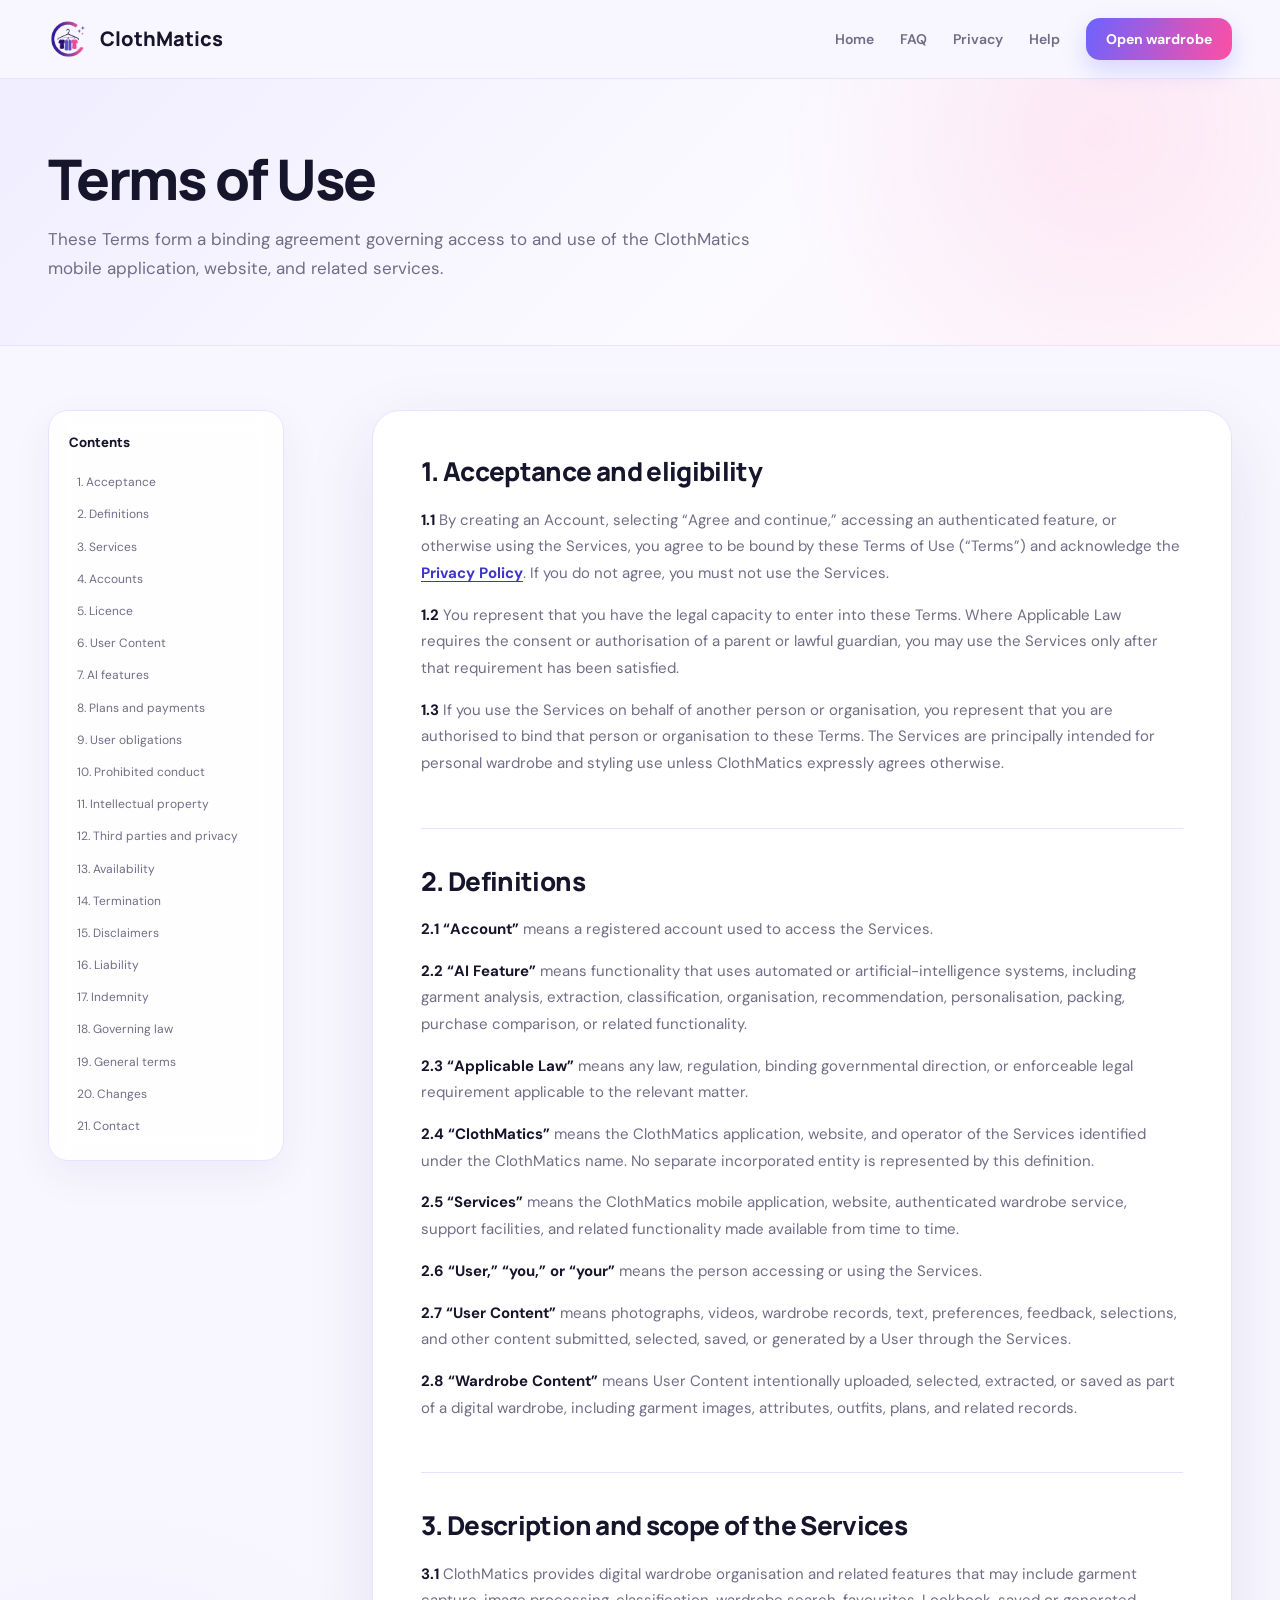
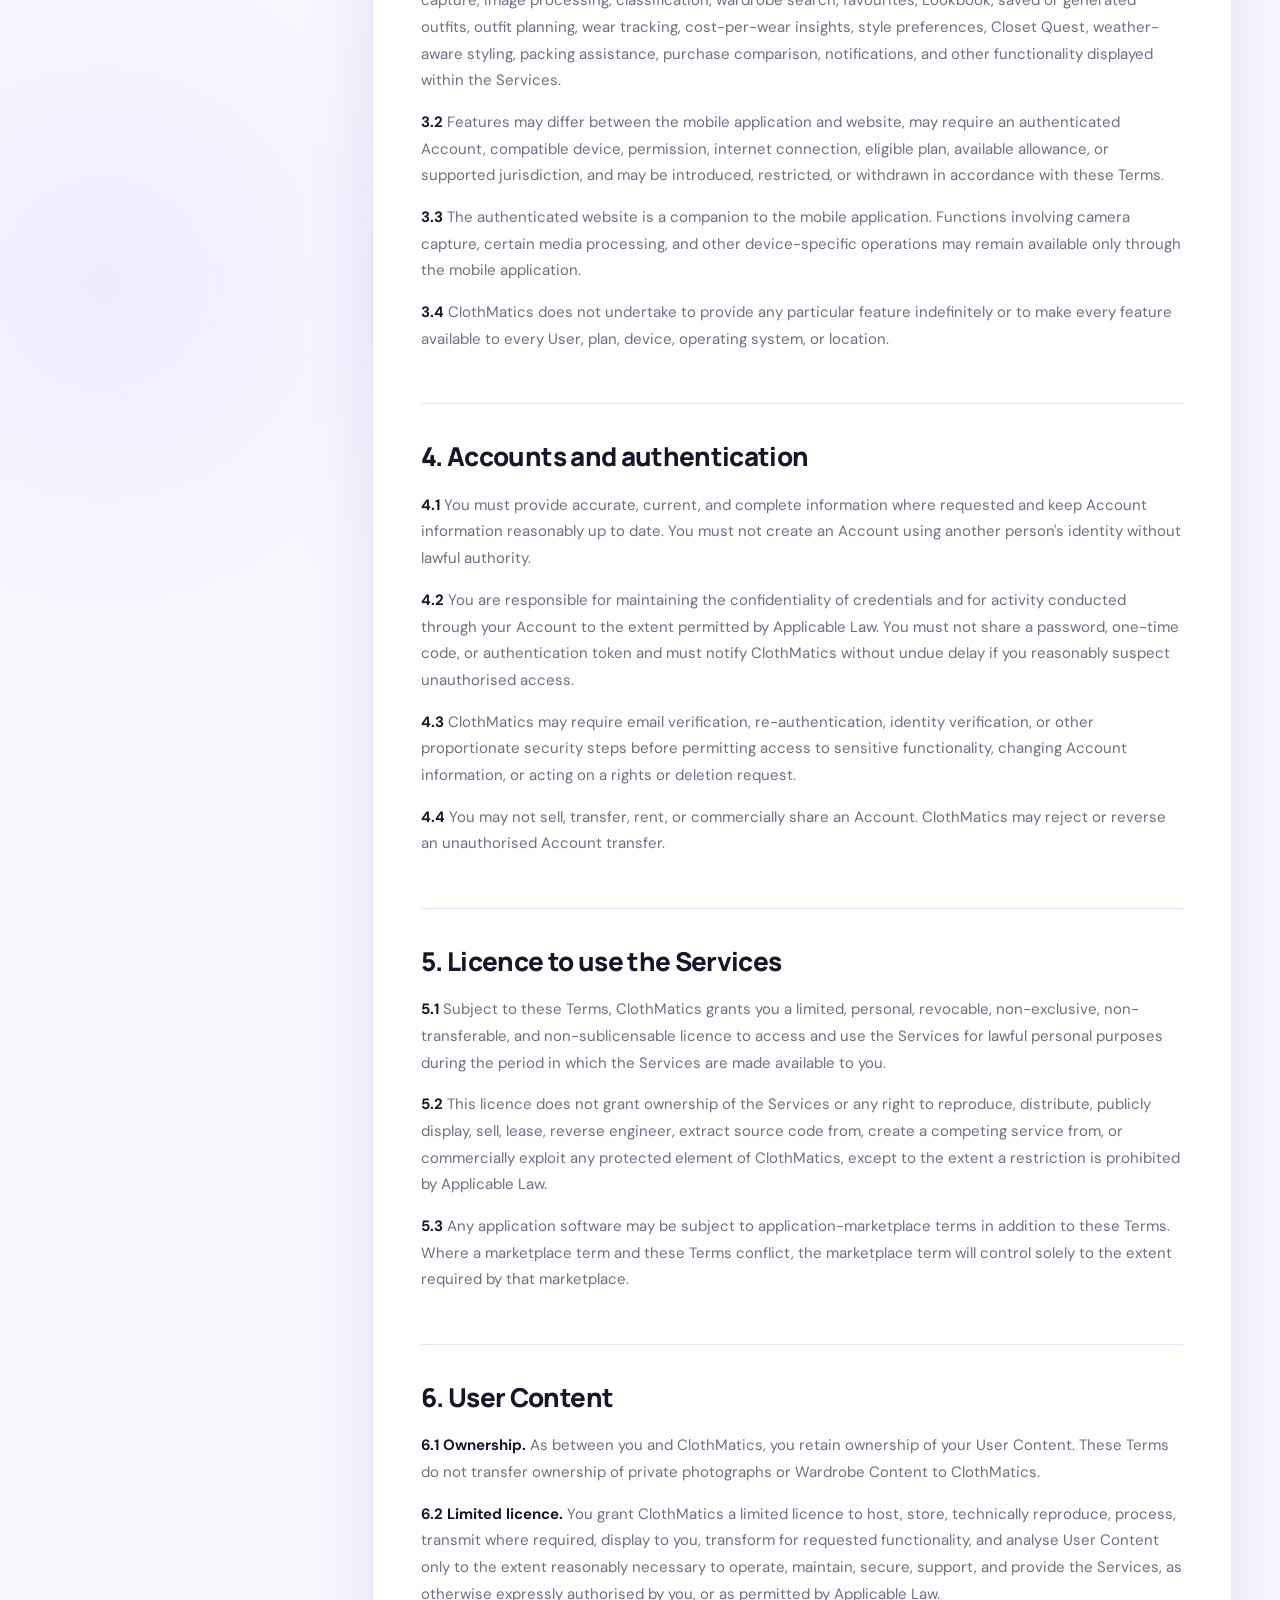
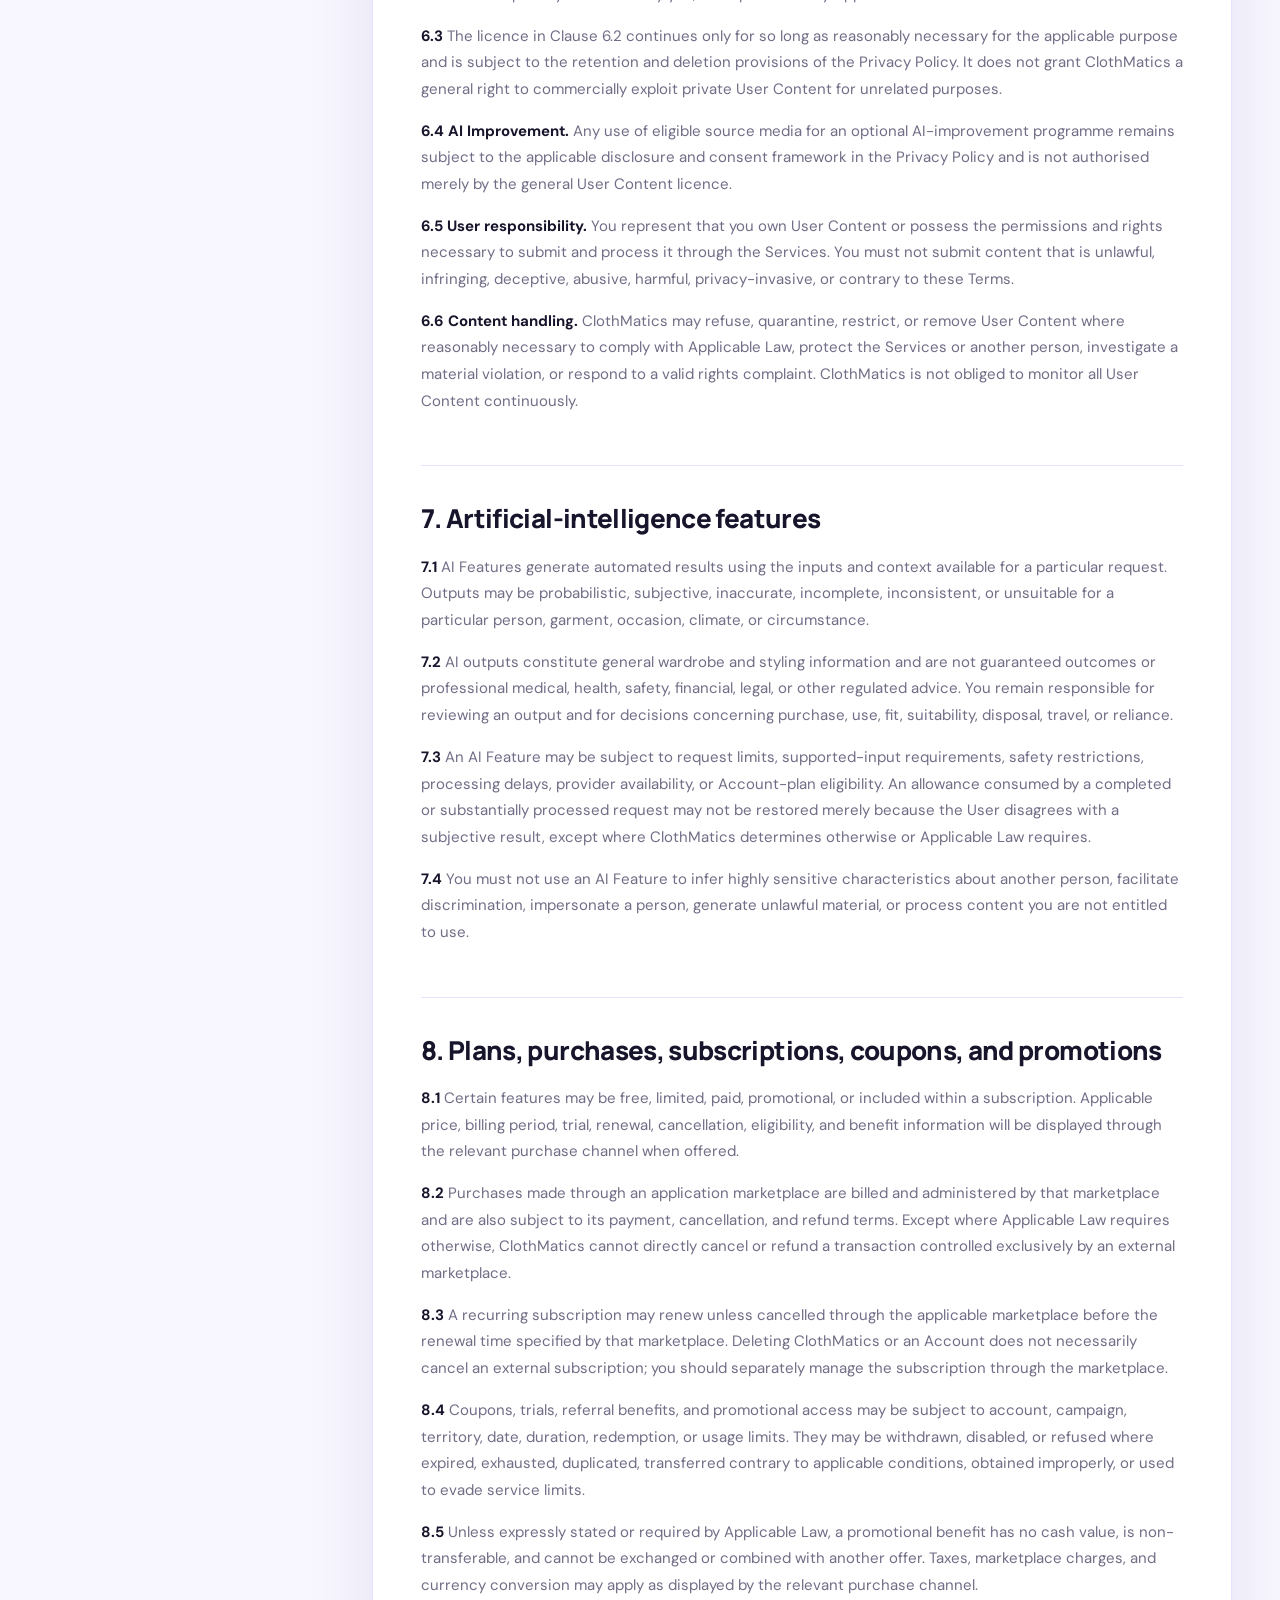
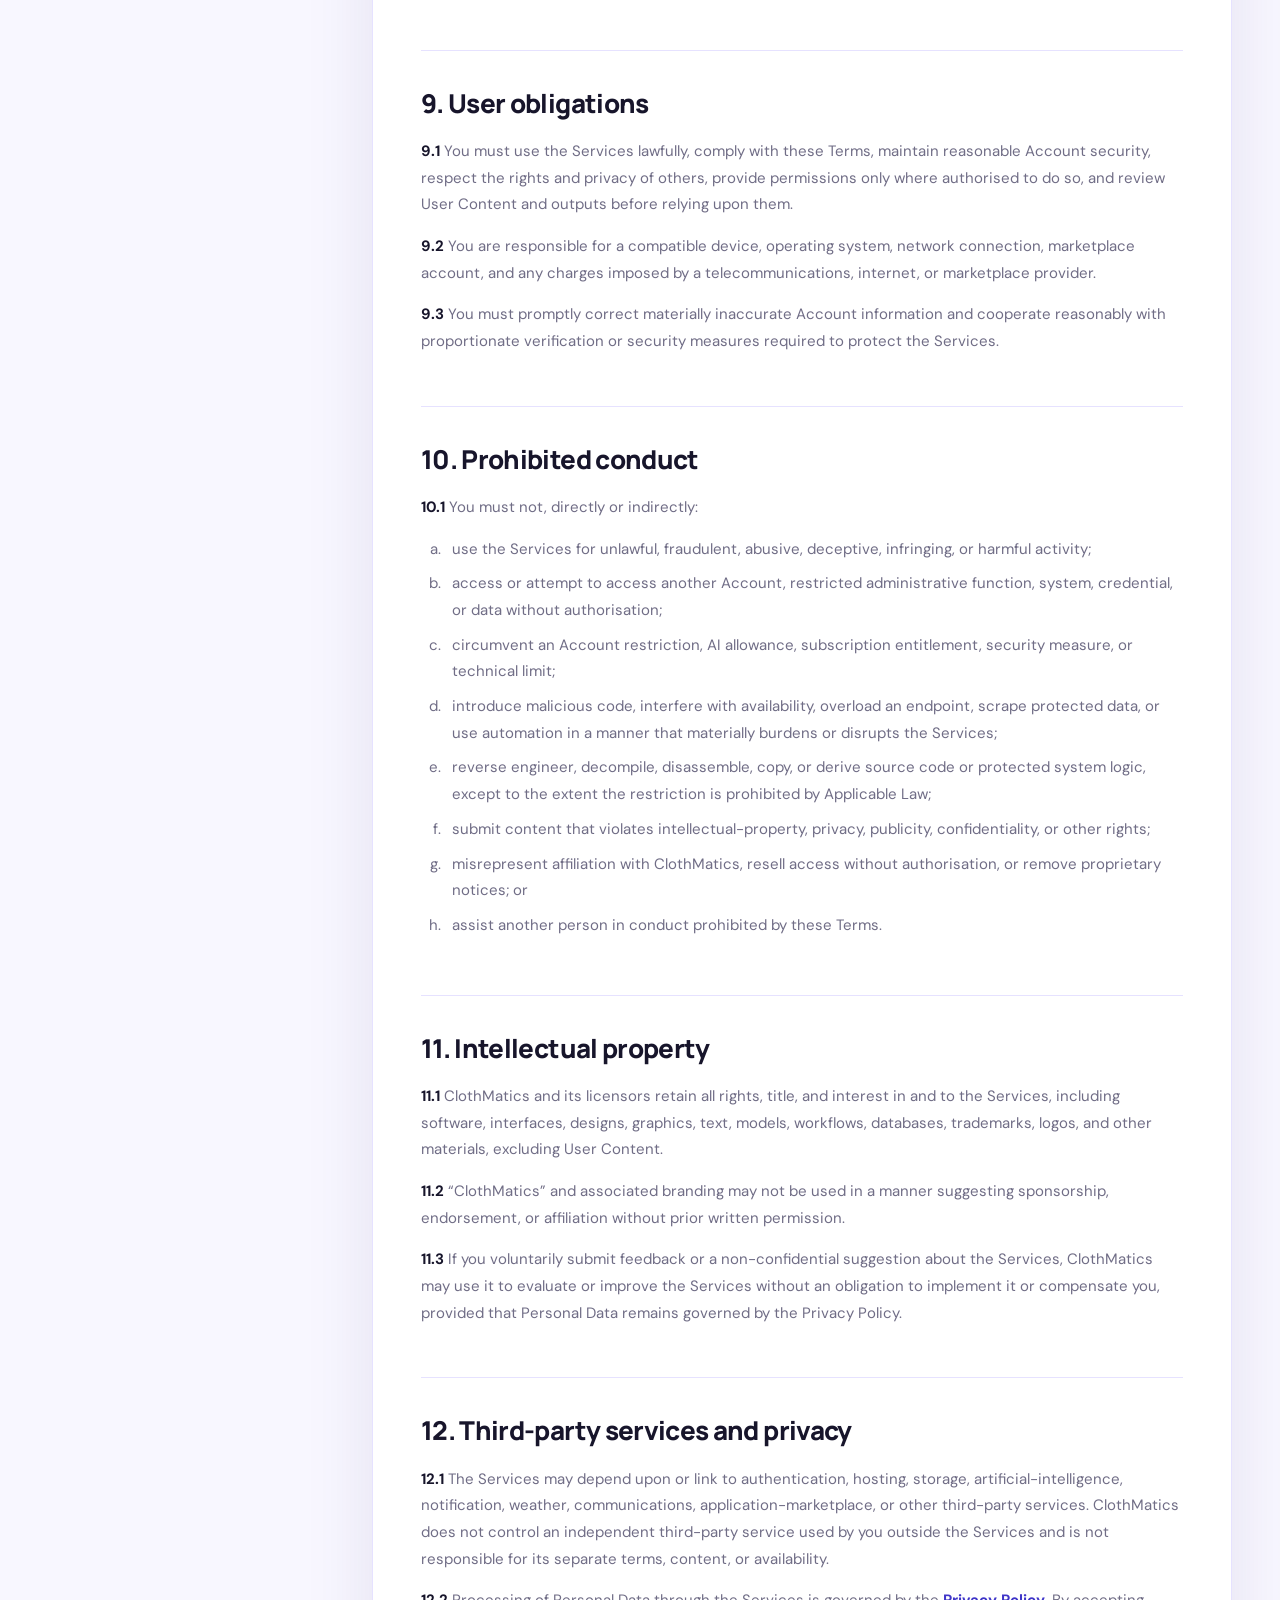
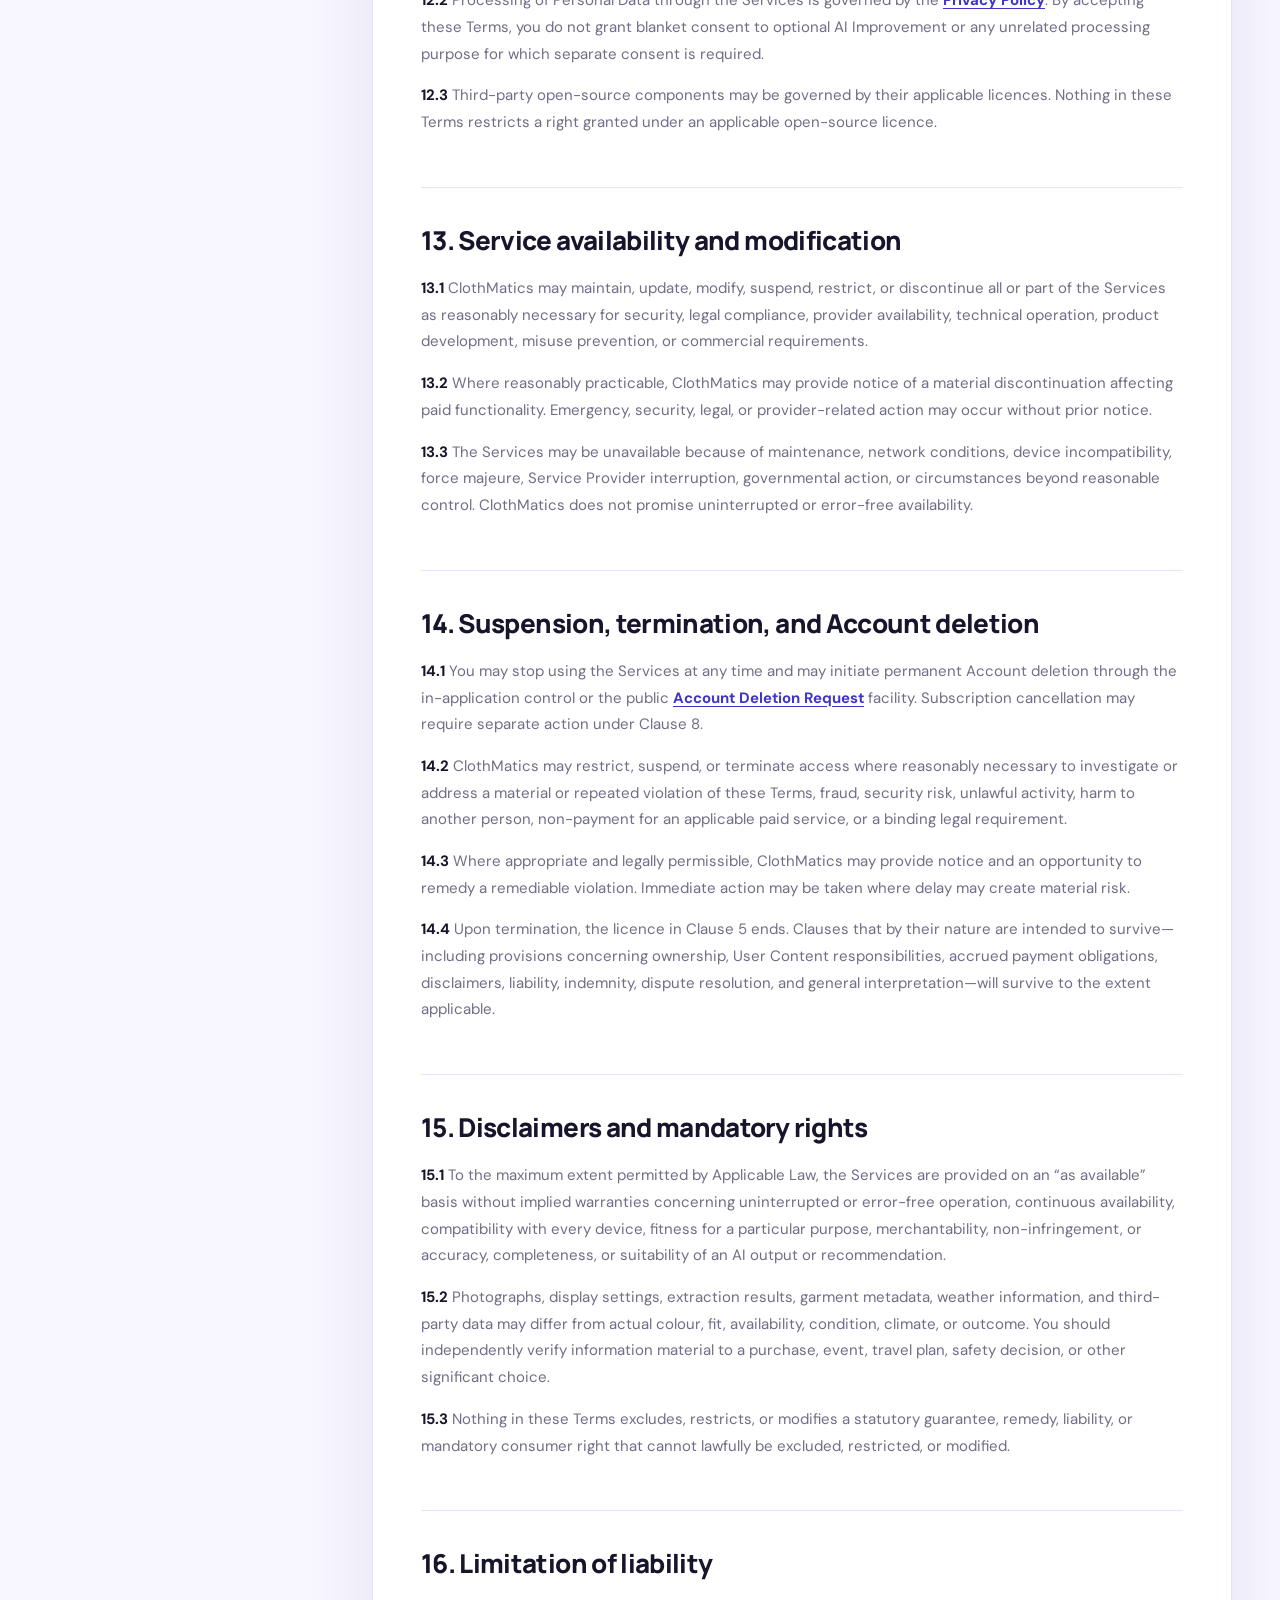
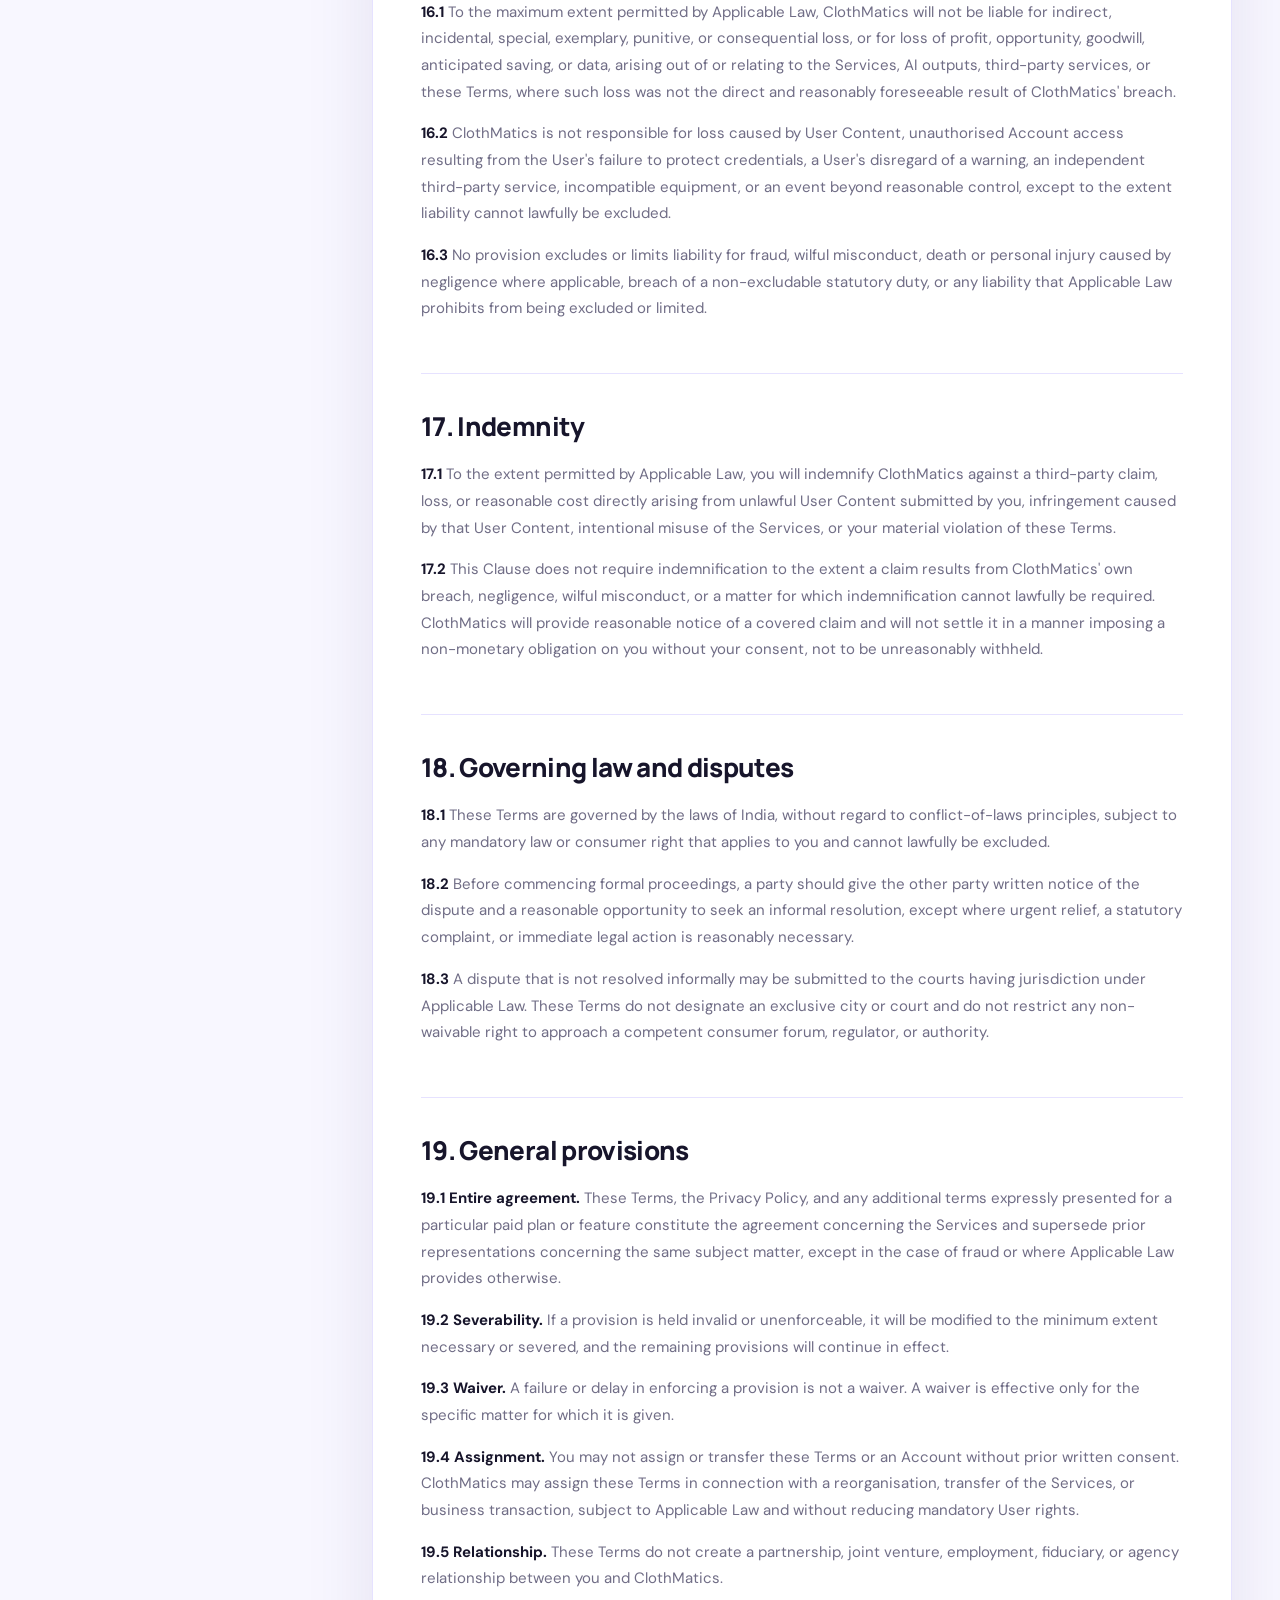
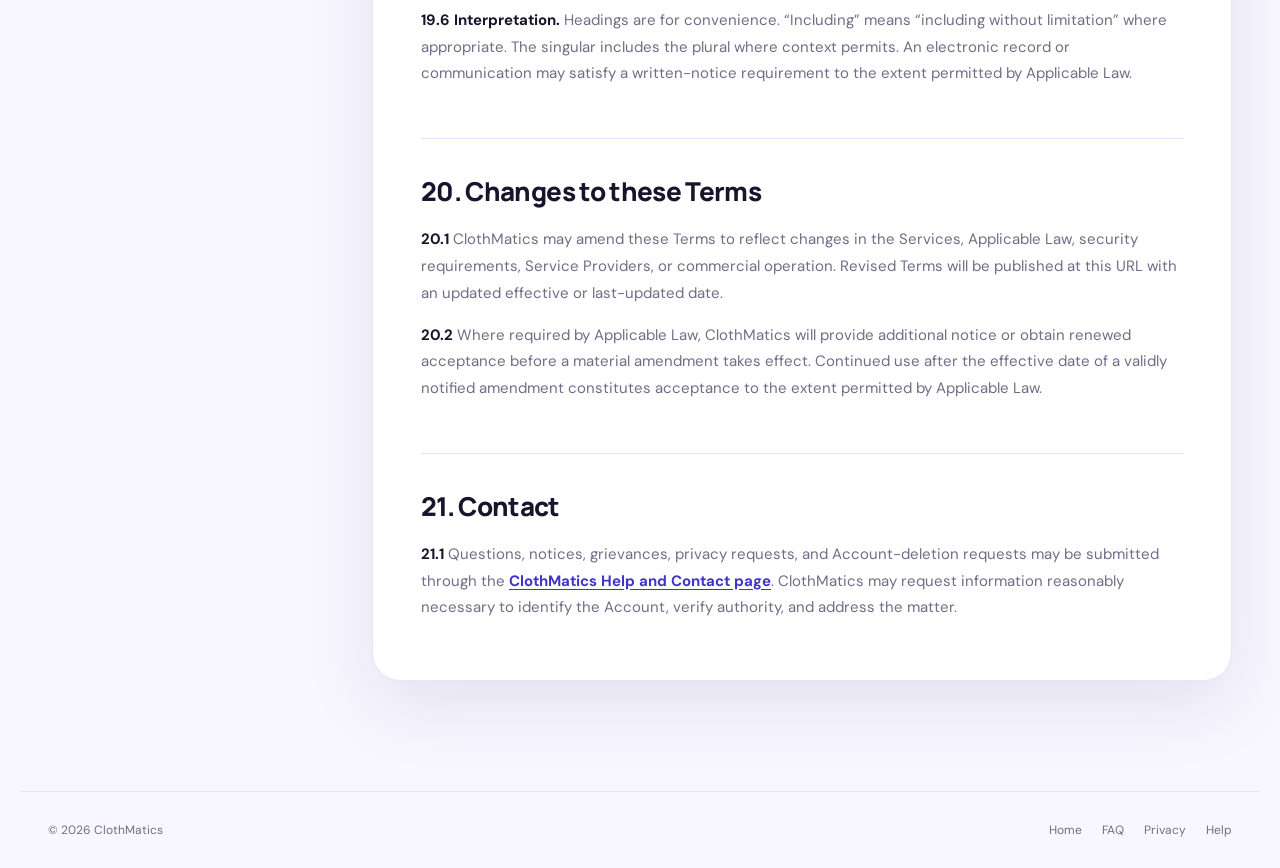
<file: terms.html>
<!doctype html>
<html lang="en">
  <head>
    <meta charset="UTF-8" />
    <meta name="viewport" content="width=device-width, initial-scale=1" />
    <meta name="description" content="ClothMatics Terms of Use governing accounts, wardrobe services, user content, artificial-intelligence features, plans, acceptable use, and account termination." />
    <meta name="robots" content="index,follow,max-image-preview:large" />
    <link rel="canonical" href="https://clothmatics.pages.dev/terms" />
    <meta property="og:type" content="website" />
    <meta property="og:site_name" content="ClothMatics" />
    <meta property="og:title" content="ClothMatics Terms of Use" />
    <meta property="og:description" content="The contractual terms applicable to the ClothMatics mobile application, website, and related services." />
    <meta property="og:url" content="https://clothmatics.pages.dev/terms" />
    <meta property="og:image" content="https://clothmatics.pages.dev/assets/clothmatics-social.png" />
    <meta property="og:image:width" content="1200" />
    <meta property="og:image:height" content="630" />
    <meta property="og:image:alt" content="ClothMatics — your wardrobe, intelligently styled" />
    <meta name="twitter:card" content="summary_large_image" />
    <meta name="twitter:title" content="ClothMatics Terms of Use" />
    <meta name="twitter:description" content="Terms applicable to ClothMatics users and services." />
    <meta name="twitter:image" content="https://clothmatics.pages.dev/assets/clothmatics-social.png" />
    <title>Terms of Use | ClothMatics</title>
    <link rel="icon" type="image/png" href="./assets/clothmatics-logo.png" />
    <link rel="preconnect" href="https://fonts.googleapis.com" />
    <link rel="preconnect" href="https://fonts.gstatic.com" crossorigin />
    <link href="https://fonts.googleapis.com/css2?family=DM+Sans:wght@400;500;600;700&family=Manrope:wght@600;700;800&display=swap" rel="stylesheet" />
    <link rel="stylesheet" href="./legal.css?v=20260921-mobile-v2" />
    <script type="application/ld+json">
      {"@context":"https://schema.org","@graph":[{"@type":"WebPage","@id":"https://clothmatics.pages.dev/terms#page","url":"https://clothmatics.pages.dev/terms","name":"ClothMatics Terms of Use","description":"The contractual terms applicable to the ClothMatics mobile application, website, and related services.","isPartOf":{"@id":"https://clothmatics.pages.dev/#website"},"dateModified":"2026-08-23"},{"@type":"BreadcrumbList","itemListElement":[{"@type":"ListItem","position":1,"name":"Home","item":"https://clothmatics.pages.dev/"},{"@type":"ListItem","position":2,"name":"Terms of Use","item":"https://clothmatics.pages.dev/terms"}]}]}
    </script>
  </head>
  <body>
    <header class="legal-header"><a class="legal-brand" href="./"><img src="./assets/clothmatics-logo.png" alt="" /><span>ClothMatics</span></a><nav aria-label="Primary navigation"><a href="./">Home</a><a href="./faq">FAQ</a><a href="./privacy">Privacy</a><a href="./contact">Help</a><a class="button" href="./">Open wardrobe</a></nav></header>
    <main>
      <section class="legal-hero"><h1>Terms of Use</h1><p>These Terms form a binding agreement governing access to and use of the ClothMatics mobile application, website, and related services.</p><div hidden style="display:none;" aria-hidden="true"><span>Effective: 23 August 2026</span><span>Last updated: 23 August 2026</span></div></section>
      <div class="legal-layout">
        <aside class="legal-toc"><b>Contents</b><nav><a href="#acceptance">1. Acceptance</a><a href="#definitions">2. Definitions</a><a href="#services">3. Services</a><a href="#accounts">4. Accounts</a><a href="#licence">5. Licence</a><a href="#content">6. User Content</a><a href="#ai">7. AI features</a><a href="#plans">8. Plans and payments</a><a href="#obligations">9. User obligations</a><a href="#prohibited">10. Prohibited conduct</a><a href="#property">11. Intellectual property</a><a href="#third-party">12. Third parties and privacy</a><a href="#availability">13. Availability</a><a href="#termination">14. Termination</a><a href="#disclaimers">15. Disclaimers</a><a href="#liability">16. Liability</a><a href="#indemnity">17. Indemnity</a><a href="#law">18. Governing law</a><a href="#general">19. General terms</a><a href="#changes">20. Changes</a><a href="#contact">21. Contact</a></nav></aside>
        <article class="legal-content">
          <section id="acceptance">
            <h2>1. Acceptance and eligibility</h2>
            <p><strong>1.1</strong> By creating an Account, selecting “Agree and continue,” accessing an authenticated feature, or otherwise using the Services, you agree to be bound by these Terms of Use (“Terms”) and acknowledge the <a href="./privacy">Privacy Policy</a>. If you do not agree, you must not use the Services.</p>
            <p><strong>1.2</strong> You represent that you have the legal capacity to enter into these Terms. Where Applicable Law requires the consent or authorisation of a parent or lawful guardian, you may use the Services only after that requirement has been satisfied.</p>
            <p><strong>1.3</strong> If you use the Services on behalf of another person or organisation, you represent that you are authorised to bind that person or organisation to these Terms. The Services are principally intended for personal wardrobe and styling use unless ClothMatics expressly agrees otherwise.</p>
          </section>
          <section id="definitions">
            <h2>2. Definitions</h2>
            <p><strong>2.1 “Account”</strong> means a registered account used to access the Services.</p>
            <p><strong>2.2 “AI Feature”</strong> means functionality that uses automated or artificial-intelligence systems, including garment analysis, extraction, classification, organisation, recommendation, personalisation, packing, purchase comparison, or related functionality.</p>
            <p><strong>2.3 “Applicable Law”</strong> means any law, regulation, binding governmental direction, or enforceable legal requirement applicable to the relevant matter.</p>
            <p><strong>2.4 “ClothMatics”</strong> means the ClothMatics application, website, and operator of the Services identified under the ClothMatics name. No separate incorporated entity is represented by this definition.</p>
            <p><strong>2.5 “Services”</strong> means the ClothMatics mobile application, website, authenticated wardrobe service, support facilities, and related functionality made available from time to time.</p>
            <p><strong>2.6 “User,” “you,” or “your”</strong> means the person accessing or using the Services.</p>
            <p><strong>2.7 “User Content”</strong> means photographs, videos, wardrobe records, text, preferences, feedback, selections, and other content submitted, selected, saved, or generated by a User through the Services.</p>
            <p><strong>2.8 “Wardrobe Content”</strong> means User Content intentionally uploaded, selected, extracted, or saved as part of a digital wardrobe, including garment images, attributes, outfits, plans, and related records.</p>
          </section>
          <section id="services">
            <h2>3. Description and scope of the Services</h2>
            <p><strong>3.1</strong> ClothMatics provides digital wardrobe organisation and related features that may include garment capture, image processing, classification, wardrobe search, favourites, Lookbook, saved or generated outfits, outfit planning, wear tracking, cost-per-wear insights, style preferences, Closet Quest, weather-aware styling, packing assistance, purchase comparison, notifications, and other functionality displayed within the Services.</p>
            <p><strong>3.2</strong> Features may differ between the mobile application and website, may require an authenticated Account, compatible device, permission, internet connection, eligible plan, available allowance, or supported jurisdiction, and may be introduced, restricted, or withdrawn in accordance with these Terms.</p>
            <p><strong>3.3</strong> The authenticated website is a companion to the mobile application. Functions involving camera capture, certain media processing, and other device-specific operations may remain available only through the mobile application.</p>
            <p><strong>3.4</strong> ClothMatics does not undertake to provide any particular feature indefinitely or to make every feature available to every User, plan, device, operating system, or location.</p>
          </section>
          <section id="accounts">
            <h2>4. Accounts and authentication</h2>
            <p><strong>4.1</strong> You must provide accurate, current, and complete information where requested and keep Account information reasonably up to date. You must not create an Account using another person's identity without lawful authority.</p>
            <p><strong>4.2</strong> You are responsible for maintaining the confidentiality of credentials and for activity conducted through your Account to the extent permitted by Applicable Law. You must not share a password, one-time code, or authentication token and must notify ClothMatics without undue delay if you reasonably suspect unauthorised access.</p>
            <p><strong>4.3</strong> ClothMatics may require email verification, re-authentication, identity verification, or other proportionate security steps before permitting access to sensitive functionality, changing Account information, or acting on a rights or deletion request.</p>
            <p><strong>4.4</strong> You may not sell, transfer, rent, or commercially share an Account. ClothMatics may reject or reverse an unauthorised Account transfer.</p>
          </section>
          <section id="licence">
            <h2>5. Licence to use the Services</h2>
            <p><strong>5.1</strong> Subject to these Terms, ClothMatics grants you a limited, personal, revocable, non-exclusive, non-transferable, and non-sublicensable licence to access and use the Services for lawful personal purposes during the period in which the Services are made available to you.</p>
            <p><strong>5.2</strong> This licence does not grant ownership of the Services or any right to reproduce, distribute, publicly display, sell, lease, reverse engineer, extract source code from, create a competing service from, or commercially exploit any protected element of ClothMatics, except to the extent a restriction is prohibited by Applicable Law.</p>
            <p><strong>5.3</strong> Any application software may be subject to application-marketplace terms in addition to these Terms. Where a marketplace term and these Terms conflict, the marketplace term will control solely to the extent required by that marketplace.</p>
          </section>
          <section id="content">
            <h2>6. User Content</h2>
            <p><strong>6.1 Ownership.</strong> As between you and ClothMatics, you retain ownership of your User Content. These Terms do not transfer ownership of private photographs or Wardrobe Content to ClothMatics.</p>
            <p><strong>6.2 Limited licence.</strong> You grant ClothMatics a limited licence to host, store, technically reproduce, process, transmit where required, display to you, transform for requested functionality, and analyse User Content only to the extent reasonably necessary to operate, maintain, secure, support, and provide the Services, as otherwise expressly authorised by you, or as permitted by Applicable Law.</p>
            <p><strong>6.3</strong> The licence in Clause 6.2 continues only for so long as reasonably necessary for the applicable purpose and is subject to the retention and deletion provisions of the Privacy Policy. It does not grant ClothMatics a general right to commercially exploit private User Content for unrelated purposes.</p>
            <p><strong>6.4 AI Improvement.</strong> Any use of eligible source media for an optional AI-improvement programme remains subject to the applicable disclosure and consent framework in the Privacy Policy and is not authorised merely by the general User Content licence.</p>
            <p><strong>6.5 User responsibility.</strong> You represent that you own User Content or possess the permissions and rights necessary to submit and process it through the Services. You must not submit content that is unlawful, infringing, deceptive, abusive, harmful, privacy-invasive, or contrary to these Terms.</p>
            <p><strong>6.6 Content handling.</strong> ClothMatics may refuse, quarantine, restrict, or remove User Content where reasonably necessary to comply with Applicable Law, protect the Services or another person, investigate a material violation, or respond to a valid rights complaint. ClothMatics is not obliged to monitor all User Content continuously.</p>
          </section>
          <section id="ai">
            <h2>7. Artificial-intelligence features</h2>
            <p><strong>7.1</strong> AI Features generate automated results using the inputs and context available for a particular request. Outputs may be probabilistic, subjective, inaccurate, incomplete, inconsistent, or unsuitable for a particular person, garment, occasion, climate, or circumstance.</p>
            <p><strong>7.2</strong> AI outputs constitute general wardrobe and styling information and are not guaranteed outcomes or professional medical, health, safety, financial, legal, or other regulated advice. You remain responsible for reviewing an output and for decisions concerning purchase, use, fit, suitability, disposal, travel, or reliance.</p>
            <p><strong>7.3</strong> An AI Feature may be subject to request limits, supported-input requirements, safety restrictions, processing delays, provider availability, or Account-plan eligibility. An allowance consumed by a completed or substantially processed request may not be restored merely because the User disagrees with a subjective result, except where ClothMatics determines otherwise or Applicable Law requires.</p>
            <p><strong>7.4</strong> You must not use an AI Feature to infer highly sensitive characteristics about another person, facilitate discrimination, impersonate a person, generate unlawful material, or process content you are not entitled to use.</p>
          </section>
          <section id="plans">
            <h2>8. Plans, purchases, subscriptions, coupons, and promotions</h2>
            <p><strong>8.1</strong> Certain features may be free, limited, paid, promotional, or included within a subscription. Applicable price, billing period, trial, renewal, cancellation, eligibility, and benefit information will be displayed through the relevant purchase channel when offered.</p>
            <p><strong>8.2</strong> Purchases made through an application marketplace are billed and administered by that marketplace and are also subject to its payment, cancellation, and refund terms. Except where Applicable Law requires otherwise, ClothMatics cannot directly cancel or refund a transaction controlled exclusively by an external marketplace.</p>
            <p><strong>8.3</strong> A recurring subscription may renew unless cancelled through the applicable marketplace before the renewal time specified by that marketplace. Deleting ClothMatics or an Account does not necessarily cancel an external subscription; you should separately manage the subscription through the marketplace.</p>
            <p><strong>8.4</strong> Coupons, trials, referral benefits, and promotional access may be subject to account, campaign, territory, date, duration, redemption, or usage limits. They may be withdrawn, disabled, or refused where expired, exhausted, duplicated, transferred contrary to applicable conditions, obtained improperly, or used to evade service limits.</p>
            <p><strong>8.5</strong> Unless expressly stated or required by Applicable Law, a promotional benefit has no cash value, is non-transferable, and cannot be exchanged or combined with another offer. Taxes, marketplace charges, and currency conversion may apply as displayed by the relevant purchase channel.</p>
          </section>
          <section id="obligations">
            <h2>9. User obligations</h2>
            <p><strong>9.1</strong> You must use the Services lawfully, comply with these Terms, maintain reasonable Account security, respect the rights and privacy of others, provide permissions only where authorised to do so, and review User Content and outputs before relying upon them.</p>
            <p><strong>9.2</strong> You are responsible for a compatible device, operating system, network connection, marketplace account, and any charges imposed by a telecommunications, internet, or marketplace provider.</p>
            <p><strong>9.3</strong> You must promptly correct materially inaccurate Account information and cooperate reasonably with proportionate verification or security measures required to protect the Services.</p>
          </section>
          <section id="prohibited">
            <h2>10. Prohibited conduct</h2>
            <p><strong>10.1</strong> You must not, directly or indirectly:</p>
            <ol class="legal-list" type="a"><li>use the Services for unlawful, fraudulent, abusive, deceptive, infringing, or harmful activity;</li><li>access or attempt to access another Account, restricted administrative function, system, credential, or data without authorisation;</li><li>circumvent an Account restriction, AI allowance, subscription entitlement, security measure, or technical limit;</li><li>introduce malicious code, interfere with availability, overload an endpoint, scrape protected data, or use automation in a manner that materially burdens or disrupts the Services;</li><li>reverse engineer, decompile, disassemble, copy, or derive source code or protected system logic, except to the extent the restriction is prohibited by Applicable Law;</li><li>submit content that violates intellectual-property, privacy, publicity, confidentiality, or other rights;</li><li>misrepresent affiliation with ClothMatics, resell access without authorisation, or remove proprietary notices; or</li><li>assist another person in conduct prohibited by these Terms.</li></ol>
          </section>
          <section id="property">
            <h2>11. Intellectual property</h2>
            <p><strong>11.1</strong> ClothMatics and its licensors retain all rights, title, and interest in and to the Services, including software, interfaces, designs, graphics, text, models, workflows, databases, trademarks, logos, and other materials, excluding User Content.</p>
            <p><strong>11.2</strong> “ClothMatics” and associated branding may not be used in a manner suggesting sponsorship, endorsement, or affiliation without prior written permission.</p>
            <p><strong>11.3</strong> If you voluntarily submit feedback or a non-confidential suggestion about the Services, ClothMatics may use it to evaluate or improve the Services without an obligation to implement it or compensate you, provided that Personal Data remains governed by the Privacy Policy.</p>
          </section>
          <section id="third-party">
            <h2>12. Third-party services and privacy</h2>
            <p><strong>12.1</strong> The Services may depend upon or link to authentication, hosting, storage, artificial-intelligence, notification, weather, communications, application-marketplace, or other third-party services. ClothMatics does not control an independent third-party service used by you outside the Services and is not responsible for its separate terms, content, or availability.</p>
            <p><strong>12.2</strong> Processing of Personal Data through the Services is governed by the <a href="./privacy">Privacy Policy</a>. By accepting these Terms, you do not grant blanket consent to optional AI Improvement or any unrelated processing purpose for which separate consent is required.</p>
            <p><strong>12.3</strong> Third-party open-source components may be governed by their applicable licences. Nothing in these Terms restricts a right granted under an applicable open-source licence.</p>
          </section>
          <section id="availability">
            <h2>13. Service availability and modification</h2>
            <p><strong>13.1</strong> ClothMatics may maintain, update, modify, suspend, restrict, or discontinue all or part of the Services as reasonably necessary for security, legal compliance, provider availability, technical operation, product development, misuse prevention, or commercial requirements.</p>
            <p><strong>13.2</strong> Where reasonably practicable, ClothMatics may provide notice of a material discontinuation affecting paid functionality. Emergency, security, legal, or provider-related action may occur without prior notice.</p>
            <p><strong>13.3</strong> The Services may be unavailable because of maintenance, network conditions, device incompatibility, force majeure, Service Provider interruption, governmental action, or circumstances beyond reasonable control. ClothMatics does not promise uninterrupted or error-free availability.</p>
          </section>
          <section id="termination">
            <h2>14. Suspension, termination, and Account deletion</h2>
            <p><strong>14.1</strong> You may stop using the Services at any time and may initiate permanent Account deletion through the in-application control or the public <a href="./contact#delete-account">Account Deletion Request</a> facility. Subscription cancellation may require separate action under Clause 8.</p>
            <p><strong>14.2</strong> ClothMatics may restrict, suspend, or terminate access where reasonably necessary to investigate or address a material or repeated violation of these Terms, fraud, security risk, unlawful activity, harm to another person, non-payment for an applicable paid service, or a binding legal requirement.</p>
            <p><strong>14.3</strong> Where appropriate and legally permissible, ClothMatics may provide notice and an opportunity to remedy a remediable violation. Immediate action may be taken where delay may create material risk.</p>
            <p><strong>14.4</strong> Upon termination, the licence in Clause 5 ends. Clauses that by their nature are intended to survive—including provisions concerning ownership, User Content responsibilities, accrued payment obligations, disclaimers, liability, indemnity, dispute resolution, and general interpretation—will survive to the extent applicable.</p>
          </section>
          <section id="disclaimers">
            <h2>15. Disclaimers and mandatory rights</h2>
            <p><strong>15.1</strong> To the maximum extent permitted by Applicable Law, the Services are provided on an “as available” basis without implied warranties concerning uninterrupted or error-free operation, continuous availability, compatibility with every device, fitness for a particular purpose, merchantability, non-infringement, or accuracy, completeness, or suitability of an AI output or recommendation.</p>
            <p><strong>15.2</strong> Photographs, display settings, extraction results, garment metadata, weather information, and third-party data may differ from actual colour, fit, availability, condition, climate, or outcome. You should independently verify information material to a purchase, event, travel plan, safety decision, or other significant choice.</p>
            <p><strong>15.3</strong> Nothing in these Terms excludes, restricts, or modifies a statutory guarantee, remedy, liability, or mandatory consumer right that cannot lawfully be excluded, restricted, or modified.</p>
          </section>
          <section id="liability">
            <h2>16. Limitation of liability</h2>
            <p><strong>16.1</strong> To the maximum extent permitted by Applicable Law, ClothMatics will not be liable for indirect, incidental, special, exemplary, punitive, or consequential loss, or for loss of profit, opportunity, goodwill, anticipated saving, or data, arising out of or relating to the Services, AI outputs, third-party services, or these Terms, where such loss was not the direct and reasonably foreseeable result of ClothMatics' breach.</p>
            <p><strong>16.2</strong> ClothMatics is not responsible for loss caused by User Content, unauthorised Account access resulting from the User's failure to protect credentials, a User's disregard of a warning, an independent third-party service, incompatible equipment, or an event beyond reasonable control, except to the extent liability cannot lawfully be excluded.</p>
            <p><strong>16.3</strong> No provision excludes or limits liability for fraud, wilful misconduct, death or personal injury caused by negligence where applicable, breach of a non-excludable statutory duty, or any liability that Applicable Law prohibits from being excluded or limited.</p>
          </section>
          <section id="indemnity">
            <h2>17. Indemnity</h2>
            <p><strong>17.1</strong> To the extent permitted by Applicable Law, you will indemnify ClothMatics against a third-party claim, loss, or reasonable cost directly arising from unlawful User Content submitted by you, infringement caused by that User Content, intentional misuse of the Services, or your material violation of these Terms.</p>
            <p><strong>17.2</strong> This Clause does not require indemnification to the extent a claim results from ClothMatics' own breach, negligence, wilful misconduct, or a matter for which indemnification cannot lawfully be required. ClothMatics will provide reasonable notice of a covered claim and will not settle it in a manner imposing a non-monetary obligation on you without your consent, not to be unreasonably withheld.</p>
          </section>
          <section id="law">
            <h2>18. Governing law and disputes</h2>
            <p><strong>18.1</strong> These Terms are governed by the laws of India, without regard to conflict-of-laws principles, subject to any mandatory law or consumer right that applies to you and cannot lawfully be excluded.</p>
            <p><strong>18.2</strong> Before commencing formal proceedings, a party should give the other party written notice of the dispute and a reasonable opportunity to seek an informal resolution, except where urgent relief, a statutory complaint, or immediate legal action is reasonably necessary.</p>
            <p><strong>18.3</strong> A dispute that is not resolved informally may be submitted to the courts having jurisdiction under Applicable Law. These Terms do not designate an exclusive city or court and do not restrict any non-waivable right to approach a competent consumer forum, regulator, or authority.</p>
          </section>
          <section id="general">
            <h2>19. General provisions</h2>
            <p><strong>19.1 Entire agreement.</strong> These Terms, the Privacy Policy, and any additional terms expressly presented for a particular paid plan or feature constitute the agreement concerning the Services and supersede prior representations concerning the same subject matter, except in the case of fraud or where Applicable Law provides otherwise.</p>
            <p><strong>19.2 Severability.</strong> If a provision is held invalid or unenforceable, it will be modified to the minimum extent necessary or severed, and the remaining provisions will continue in effect.</p>
            <p><strong>19.3 Waiver.</strong> A failure or delay in enforcing a provision is not a waiver. A waiver is effective only for the specific matter for which it is given.</p>
            <p><strong>19.4 Assignment.</strong> You may not assign or transfer these Terms or an Account without prior written consent. ClothMatics may assign these Terms in connection with a reorganisation, transfer of the Services, or business transaction, subject to Applicable Law and without reducing mandatory User rights.</p>
            <p><strong>19.5 Relationship.</strong> These Terms do not create a partnership, joint venture, employment, fiduciary, or agency relationship between you and ClothMatics.</p>
            <p><strong>19.6 Interpretation.</strong> Headings are for convenience. “Including” means “including without limitation” where appropriate. The singular includes the plural where context permits. An electronic record or communication may satisfy a written-notice requirement to the extent permitted by Applicable Law.</p>
          </section>
          <section id="changes">
            <h2>20. Changes to these Terms</h2>
            <p><strong>20.1</strong> ClothMatics may amend these Terms to reflect changes in the Services, Applicable Law, security requirements, Service Providers, or commercial operation. Revised Terms will be published at this URL with an updated effective or last-updated date.</p>
            <p><strong>20.2</strong> Where required by Applicable Law, ClothMatics will provide additional notice or obtain renewed acceptance before a material amendment takes effect. Continued use after the effective date of a validly notified amendment constitutes acceptance to the extent permitted by Applicable Law.</p>
          </section>
          <section id="contact">
            <h2>21. Contact</h2>
            <p><strong>21.1</strong> Questions, notices, grievances, privacy requests, and Account-deletion requests may be submitted through the <a href="./contact">ClothMatics Help and Contact page</a>. ClothMatics may request information reasonably necessary to identify the Account, verify authority, and address the matter.</p>
          </section>
        </article>
      </div>
    </main>
    <footer class="legal-footer"><span>© 2026 ClothMatics</span><div><a href="./">Home</a><a href="./faq">FAQ</a><a href="./privacy">Privacy</a><a href="./contact">Help</a></div></footer>
  </body>
</html>
</file>
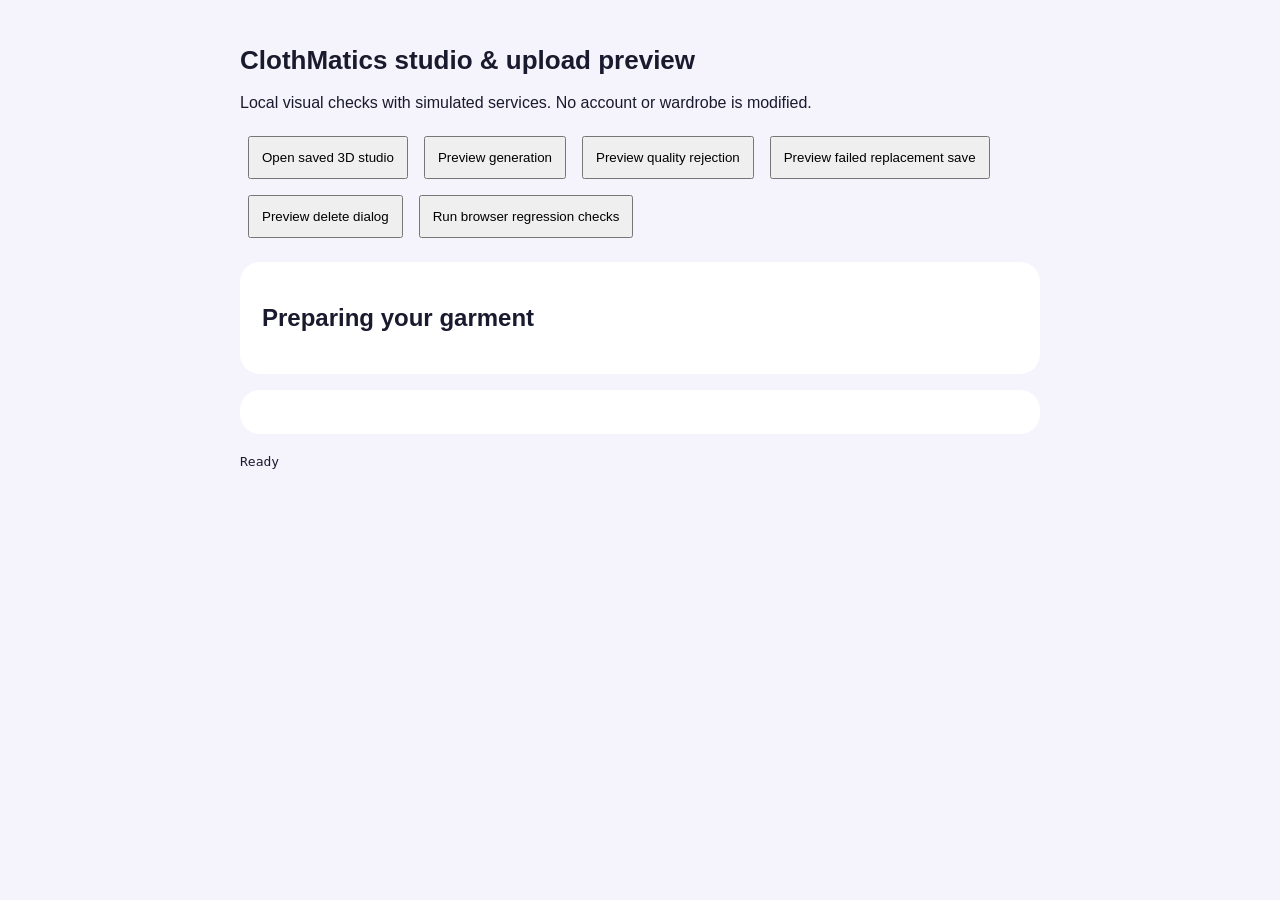
<file: tests/studio-preview.html>
<!doctype html><html lang="en"><head><meta charset="utf-8"><meta name="viewport" content="width=device-width,initial-scale=1"><title>ClothMatics studio verification</title><link rel="stylesheet" href="../styles.css"><link rel="stylesheet" href="../companion.css"><link rel="stylesheet" href="../theme-refresh.css"><link rel="stylesheet" href="../garment-studio.css"><style>body{padding:28px;background:#f5f3fb;font-family:Arial,sans-serif}main{max-width:800px;margin:auto}main>button{padding:12px;margin:8px}.preview-card{padding:22px;border-radius:20px;background:white;margin:16px 0}#results{white-space:pre-wrap;font-size:13px;line-height:1.8}.evidence-note{font-size:12px;color:#726a8e}h1{font-size:26px}</style></head><body><main><h1>ClothMatics studio &amp; upload preview</h1><p>Local visual checks with simulated services. No account or wardrobe is modified.</p><button id="saved">Open saved 3D studio</button><button id="processing">Preview generation</button><button id="reject">Preview quality rejection</button><button id="failure">Preview failed replacement save</button><button id="delete">Preview delete dialog</button><button id="run">Run browser regression checks</button><div class="preview-card" id="upload"><h2>Preparing your garment</h2></div><form id="review" class="preview-card"><div class="garment-review-fields"></div></form><pre id="results" role="status">Ready</pre></main><script type="module" src="./studio-preview.mjs"></script></body></html>
</file>
<file: legal.css>
:root {
  --ink: #17152b;
  --muted: #706d86;
  --purple: #6c63ff;
  --pink: #ff4fa3;
  --indigo: #2d1b69;
  --paper: #f8f7ff;
  --line: #e6e2ff;
  --white: #fff;
  --focus: #3f35c8;
  --shadow: 0 24px 70px rgba(45, 27, 105, 0.1);
}

* { box-sizing: border-box; }
html { scroll-behavior: smooth; scroll-padding-top: 24px; overflow-x: hidden; max-width: 100vw; }
body {
  margin: 0;
  overflow-x: hidden;
  max-width: 100vw;
  color: var(--ink);
  background: radial-gradient(circle at 8% 18%, rgba(108, 99, 255, 0.07), transparent 24rem), var(--paper);
  font-family: "DM Sans", sans-serif;
  -webkit-font-smoothing: antialiased;
}

.legal-header {
  position: relative;
  z-index: 10;
  width: 100%;
  max-width: 1240px;
  min-height: 78px;
  margin: 0 auto;
  padding: 0 28px;
  display: flex;
  align-items: center;
  justify-content: space-between;
}
.legal-brand {
  display: inline-flex;
  align-items: center;
  gap: 10px;
  color: var(--ink);
  font: 800 20px/1 Manrope, sans-serif;
  text-decoration: none;
}
.legal-brand img { width: 42px; height: 42px; object-fit: contain; }
.legal-header nav { display: flex; align-items: center; gap: 26px; }
.legal-header nav a {
  color: var(--muted);
  font-size: 14px;
  font-weight: 600;
  text-decoration: none;
  transition: color 160ms ease;
}
.legal-header nav a[aria-current="page"],
.legal-header nav a:hover,
.legal-footer a:hover { color: var(--purple); }
.legal-header nav a.button {
  padding: 12px 20px;
  border-radius: 14px;
  color: var(--white);
  font-weight: 700;
  background: linear-gradient(110deg, var(--purple), var(--pink));
  box-shadow: 0 10px 25px rgba(108, 99, 255, 0.24);
}
a:focus-visible, summary:focus-visible, input:focus-visible {
  outline: 3px solid rgba(108, 99, 255, 0.32);
  outline-offset: 3px;
}

.legal-hero {
  padding: 70px max(28px, calc((100vw - 1184px) / 2)) 62px;
  text-align: left;
  border-block: 1px solid var(--line);
  background: radial-gradient(circle at 86% 20%, rgba(255, 79, 163, 0.1), transparent 20rem), linear-gradient(135deg, #f0edff 0%, #fbfaff 58%, #fff7fb 100%);
}
.legal-hero h1 {
  max-width: 780px;
  margin: 0 0 16px;
  font: 800 clamp(38px, 4.5vw, 56px)/1.08 Manrope, sans-serif;
  letter-spacing: -0.04em;
}
.legal-hero p { max-width: 760px; margin: 0; color: var(--muted); font-size: 17px; line-height: 1.7; }
.legal-meta {
  display: flex;
  justify-content: flex-start;
  flex-wrap: wrap;
  gap: 10px 24px;
  margin-top: 24px;
  color: var(--muted);
  font-size: 12px;
  font-weight: 600;
}
.legal-meta span { display: inline-flex; align-items: center; gap: 8px; }
.legal-meta span::before { width: 6px; height: 6px; border-radius: 50%; background: var(--purple); content: ""; }

.legal-layout {
  width: 100%;
  max-width: 1240px;
  margin: 0 auto;
  padding: 64px 28px 110px;
  display: grid;
  grid-template-columns: 236px minmax(0, 860px);
  justify-content: space-between;
  align-items: start;
  gap: 54px;
}
.legal-toc {
  position: sticky;
  top: 24px;
  max-height: calc(100vh - 48px);
  padding: 20px;
  overflow: hidden;
  border: 1px solid var(--line);
  border-radius: 20px;
  background: rgba(255, 255, 255, 0.88);
  box-shadow: 0 14px 42px rgba(45, 27, 105, 0.06);
  backdrop-filter: blur(12px);
}
.legal-toc b { font: 800 13px/1.2 Manrope, sans-serif; }
.legal-toc nav {
  max-height: calc(100vh - 112px);
  margin-top: 16px;
  padding-right: 6px;
  display: flex;
  flex-direction: column;
  gap: 4px;
  overflow: auto;
  scrollbar-width: thin;
  scrollbar-color: #c9c4ef transparent;
}
.legal-toc a {
  padding: 6px 8px;
  border-radius: 9px;
  color: var(--muted);
  font-size: 12px;
  line-height: 1.35;
  text-decoration: none;
  transition: color 160ms ease, background 160ms ease;
}
.legal-toc a:hover { color: var(--purple); background: #f1eeff; }

.legal-content {
  min-width: 0;
  padding: 44px 48px;
  border: 1px solid var(--line);
  border-radius: 28px;
  background: var(--white);
  box-shadow: var(--shadow);
}
.legal-content section {
  margin: 0 0 36px;
  padding: 0 0 36px;
  scroll-margin-top: 24px;
  border-bottom: 1px solid var(--line);
}
.legal-content section:last-child { margin-bottom: 0; padding-bottom: 0; border-bottom: 0; }
.legal-content h2 {
  margin: 0 0 18px;
  color: var(--ink);
  font: 800 26px/1.28 Manrope, sans-serif;
  letter-spacing: -0.025em;
}
.legal-content h3 { margin: 26px 0 12px; color: var(--ink); font: 800 18px/1.35 Manrope, sans-serif; }
.legal-content p, .legal-content li { color: var(--muted); font-size: 15px; line-height: 1.78; }
.legal-content p { margin: 0 0 15px; }
.legal-content strong { color: var(--ink); font-weight: 700; }
.legal-content a { color: var(--focus); font-weight: 700; text-underline-offset: 3px; }
.legal-list { margin: 6px 0 20px; padding-left: 24px; }
.legal-list li { margin-bottom: 8px; padding-left: 7px; }

.legal-footer {
  width: 100%;
  max-width: 1240px;
  margin: 0 auto;
  padding: 30px 28px;
  display: flex;
  align-items: center;
  justify-content: space-between;
  border-top: 1px solid var(--line);
  color: var(--muted);
  font-size: 12px;
}
.legal-footer div { display: flex; flex-wrap: wrap; gap: 20px; }
.legal-footer a { color: var(--muted); text-decoration: none; }

.faq-layout { width: 100%; max-width: 960px; margin: 0 auto; padding: 64px 28px 100px; }
.faq-tools { position: relative; margin-bottom: 26px; }
.faq-tools input {
  width: 100%;
  padding: 17px 20px;
  border: 1px solid var(--line);
  border-radius: 16px;
  outline: 0;
  background: var(--white);
  box-shadow: 0 12px 35px rgba(45, 27, 105, 0.04);
  font: 500 14px "DM Sans", sans-serif;
}
.faq-group { margin-top: 45px; }
.faq-group > span { color: var(--purple); font-size: 10px; font-weight: 800; letter-spacing: 1.5px; }
.faq-group h2 { font: 800 27px Manrope, sans-serif; }
.faq-item { margin-bottom: 10px; overflow: hidden; border: 1px solid var(--line); border-radius: 16px; background: var(--white); }
.faq-item summary { padding: 18px 20px; cursor: pointer; font-weight: 800; list-style: none; }
.faq-item summary::-webkit-details-marker { display: none; }
.faq-item summary::after { float: right; color: var(--purple); font-size: 20px; content: "+"; }
.faq-item[open] summary::after { content: "−"; }
.faq-answer { padding: 0 20px 20px; color: var(--muted); line-height: 1.7; }
.faq-answer p { margin: 0; }
.faq-empty { padding: 35px; color: var(--muted); text-align: center; }

@media (max-width: 960px) {
  .legal-layout { grid-template-columns: minmax(0, 1fr); gap: 24px; padding: 36px 20px 80px; }
  .legal-toc { position: static; max-height: none; padding: 18px; border-radius: 18px; }
  .legal-toc nav {
    max-height: none;
    margin: 12px -4px -4px;
    padding: 0 4px 6px;
    flex-direction: row;
    gap: 8px;
    overflow-x: auto;
    scroll-snap-type: x proximity;
    scrollbar-width: thin;
    -webkit-overflow-scrolling: touch;
  }
  .legal-toc a {
    flex: 0 0 auto;
    max-width: 220px;
    padding: 9px 12px;
    border: 1px solid var(--line);
    border-radius: 11px;
    background: #fbfaff;
    scroll-snap-align: start;
    white-space: nowrap;
  }
  .legal-content { padding: 36px 28px; border-radius: 24px; }
}

@media (max-width: 960px) {
  .legal-header {
    min-height: 56px;
    padding: 12px 16px;
    flex-wrap: wrap;
    gap: 10px;
  }
  .legal-brand { font-size: 18px; gap: 8px; }
  .legal-brand img { width: 36px; height: 36px; }
  .legal-header nav {
    width: 100%;
    gap: 6px;
    overflow-x: auto;
    scrollbar-width: none;
    -webkit-overflow-scrolling: touch;
    padding: 2px 2px 4px;
    order: 3;
    display: flex;
    align-items: center;
  }
  .legal-header nav::-webkit-scrollbar { display: none; }
  .legal-header nav a {
    flex: 0 0 auto;
    min-height: 38px;
    padding: 8px 14px;
    border-radius: 999px;
    font-size: 12px;
    font-weight: 700;
    color: var(--muted);
    background: #f1eeff;
    border: 1px solid var(--line);
    white-space: nowrap;
    text-decoration: none;
    display: inline-flex;
    align-items: center;
    transition: all 0.16s ease;
  }
  .legal-header nav a:hover,
  .legal-header nav a[aria-current="page"] {
    color: var(--purple);
    background: #ffffff;
    border-color: var(--purple);
    box-shadow: 0 2px 8px rgba(108, 99, 255, 0.18);
  }
  .legal-header nav a.button {
    margin-left: auto;
    min-height: 38px;
    padding: 8px 16px;
    font-size: 12px;
    color: var(--white);
    background: linear-gradient(110deg, var(--purple), var(--pink));
    border: 0;
  }
  .legal-hero { padding: 40px 16px 36px; }
  .legal-hero h1 { font-size: clamp(30px, 8.5vw, 42px); }
  .legal-hero p { font-size: 15px; line-height: 1.65; }
  .legal-meta { gap: 8px 16px; margin-top: 18px; }
  .legal-layout { padding: 20px 14px 64px; gap: 20px; }
  .legal-toc { padding: 14px; border-radius: 16px; }
  .legal-content { padding: 24px 16px; border-radius: 18px; }
  .legal-content section { margin-bottom: 24px; padding-bottom: 24px; }
  .legal-content h2 { font-size: 20px; }
  .legal-content h3 { font-size: 16px; }
  .legal-content p, .legal-content li { font-size: 14px; line-height: 1.7; }
  .legal-footer { padding: 24px 16px; align-items: flex-start; flex-direction: column; gap: 14px; }
  .faq-layout { padding: 32px 14px 64px; }
}

@media (max-width: 640px) {
  .lang-toggle-wrap { width: 100%; display: flex; }
  .lang-btn { flex: 1; text-align: center; padding: 10px 8px; font-size: 12px; }
  .table-wrap, .data-table-wrap { width: 100%; overflow-x: auto; -webkit-overflow-scrolling: touch; margin: 16px 0; }
  .data-table { min-width: 500px; }
  .deletion-step { flex-direction: column; gap: 10px; padding: 14px; }
  .compliance-callout { padding: 16px 14px; border-radius: 14px; font-size: 13px; }
}

@media (max-width: 430px) {
  .legal-header { padding-inline: 12px; }
  .legal-brand { font-size: 16px; }
  .legal-meta { align-items: flex-start; flex-direction: column; }
  .legal-footer div { flex-wrap: wrap; gap: 10px 16px; }
}

/* DPDP Compliance & Legal Enhancements */
.draft-banner {
  width: 100%;
  max-width: 1240px;
  margin: 16px auto 0;
  padding: 12px 20px;
  border-radius: 12px;
  background: #fff8e6;
  border: 1px solid #ffd591;
  color: #873800;
  font-size: 13px;
  font-weight: 600;
  display: flex;
  align-items: center;
  gap: 10px;
  box-shadow: 0 2px 8px rgba(135, 56, 0, 0.06);
}
.draft-banner strong { color: #d46b08; font-weight: 800; }

.lang-toggle-wrap {
  display: inline-flex;
  align-items: center;
  gap: 8px;
  margin-top: 20px;
  padding: 4px;
  border-radius: 12px;
  background: rgba(108, 99, 255, 0.08);
  border: 1px solid var(--line);
}
.lang-btn {
  padding: 8px 18px;
  border-radius: 9px;
  border: 0;
  font-family: inherit;
  font-size: 13px;
  font-weight: 700;
  cursor: pointer;
  background: transparent;
  color: var(--muted);
  transition: all 0.16s ease;
}
.lang-btn:hover { color: var(--purple); }
.lang-btn.active {
  background: var(--white);
  color: var(--purple);
  box-shadow: 0 2px 8px rgba(45, 27, 105, 0.12);
}

.compliance-callout {
  margin: 20px 0;
  padding: 20px 24px;
  border-radius: 16px;
  border-left: 4px solid var(--purple);
  background: #fbfaff;
  border: 1px solid var(--line);
  border-left-width: 4px;
}
.compliance-callout h4 {
  margin: 0 0 8px;
  color: var(--ink);
  font: 800 16px Manrope, sans-serif;
}
.compliance-callout p { margin: 0 0 8px; font-size: 14px; }
.compliance-callout p:last-child { margin-bottom: 0; }

.data-table {
  width: 100%;
  border-collapse: collapse;
  margin: 18px 0 24px;
  font-size: 14px;
}
.data-table th, .data-table td {
  padding: 12px 16px;
  text-align: left;
  border-bottom: 1px solid var(--line);
  line-height: 1.6;
}
.data-table th {
  background: #f7f6ff;
  color: var(--ink);
  font-weight: 800;
  font-family: Manrope, sans-serif;
  font-size: 13px;
  letter-spacing: 0.02em;
}
.data-table td strong { color: var(--ink); }

.deletion-steps-list {
  display: flex;
  flex-direction: column;
  gap: 16px;
  margin: 24px 0;
}
.deletion-step {
  display: flex;
  gap: 16px;
  padding: 18px 20px;
  border-radius: 16px;
  border: 1px solid var(--line);
  background: #faf9ff;
}
.step-num {
  width: 32px;
  height: 32px;
  border-radius: 50%;
  background: var(--purple);
  color: var(--white);
  font-weight: 800;
  font-size: 14px;
  display: flex;
  align-items: center;
  justify-content: center;
  flex-shrink: 0;
}
.step-body strong { display: block; color: var(--ink); font-size: 15px; margin-bottom: 4px; }
.step-body p { margin: 0; font-size: 14px; color: var(--muted); }
</file>
<file: photo-guide.css>
:root{--ink:#17152b;--muted:#716d86;--purple:#6c63ff;--pink:#ff4fa3;--paper:#f7f6fc;--line:#e5e1f4;--white:#fff;--navy:#17122f;--green:#138552;--red:#b6385a;--shadow:0 22px 70px rgba(35,24,88,.12)}*{box-sizing:border-box}html{scroll-behavior:smooth}body{margin:0;color:var(--ink);background:var(--paper);font-family:"DM Sans",sans-serif}.skip-link{position:fixed;z-index:30;left:16px;top:-70px;padding:12px 15px;border-radius:10px;color:#fff;background:var(--navy);font-weight:800}.skip-link:focus{top:12px}.guide-header{height:76px;max-width:1220px;margin:auto;padding:0 24px;display:flex;align-items:center;justify-content:space-between}.guide-brand{display:flex;align-items:center;gap:10px;color:var(--ink);text-decoration:none;font:800 18px Manrope}.guide-brand img{width:44px;height:44px}.back-link{display:inline-flex;align-items:center;justify-content:center;gap:8px;padding:11px 14px;min-height:44px;border:1px solid var(--line);border-radius:13px;color:var(--purple);background:#fff;text-decoration:none;font-size:12px;font-weight:800}.guide-hero{position:relative;isolation:isolate;max-width:1180px;min-height:610px;margin:8px auto 72px;padding:76px;display:grid;grid-template-columns:1.08fr .92fr;align-items:center;gap:64px;overflow:hidden;border-radius:34px;color:#fff;background:radial-gradient(circle at 12% 0,#6c63ff55,transparent 31%),radial-gradient(circle at 100% 100%,#ff4fa344,transparent 35%),var(--navy);box-shadow:var(--shadow)}.guide-hero::after{content:"";position:absolute;z-index:-1;right:-100px;top:-120px;width:420px;height:420px;border:1px solid #ffffff14;border-radius:50%;box-shadow:0 0 0 60px #ffffff05,0 0 0 120px #ffffff04}.guide-kicker,.section-heading>span,.quick-check>div>span,.guide-cta span{color:#cfcaff;font-size:10px;font-weight:800;letter-spacing:1.6px}.hero-copy h1{margin:16px 0 20px;font:800 clamp(48px,6vw,76px)/1 Manrope;letter-spacing:-.055em}.hero-copy h1 em{color:transparent;background:linear-gradient(95deg,#b7b1ff,#ff87bf);background-clip:text;font-style:normal}.hero-copy p{max-width:580px;margin:0;color:#d8d4e8;font-size:17px;line-height:1.7}.hero-actions{display:flex;align-items:center;gap:21px;margin-top:30px}.primary-link{padding:14px 19px;border-radius:14px;color:var(--navy);background:#fff;text-decoration:none;font-weight:800}.text-link{color:#fff;text-decoration:none;font-weight:800}.hero-example{margin:0;padding:13px;border:1px solid #ffffff26;border-radius:28px;background:#ffffff0f;box-shadow:0 30px 70px #08051555;transform:rotate(2deg)}.example-frame{overflow:hidden;border-radius:20px;background:#eeeaff}.hero-example img{display:block;width:100%;aspect-ratio:4/5;object-fit:cover}.hero-example figcaption{display:flex;flex-wrap:wrap;gap:7px;padding:13px 2px 2px}.hero-example figcaption span{padding:7px 9px;border-radius:99px;color:#fff;background:#ffffff13;font-size:9px;font-weight:800}.quick-check{max-width:1080px;margin:0 auto 100px;padding:0 24px;display:grid;grid-template-columns:260px 1fr;align-items:end;gap:35px}.quick-check h2{margin:7px 0 5px;font:800 32px Manrope}.quick-check p{margin:0;color:var(--muted)}.quick-check ol{display:grid;grid-template-columns:repeat(4,1fr);gap:10px;margin:0;padding:0;list-style:none;counter-reset:checks}.quick-check li{min-height:130px;padding:17px;border:1px solid var(--line);border-radius:19px;background:#fff;counter-increment:checks}.quick-check li::before{content:counter(checks,decimal-leading-zero);display:grid;width:34px;height:34px;margin-bottom:17px;place-items:center;border-radius:11px;color:#fff;background:linear-gradient(135deg,var(--purple),var(--pink));font-size:10px;font-weight:800}.quick-check b,.quick-check small{display:block}.quick-check small{margin-top:4px;color:var(--muted)}.mode-section,.comparison-section,.help-section{max-width:1120px;margin:auto;padding:82px 24px}.section-heading{max-width:700px;margin-bottom:30px}.section-heading h2{margin:8px 0;font:800 clamp(34px,5vw,54px)/1.08 Manrope;letter-spacing:-.04em}.section-heading p{margin:0;color:var(--muted);font-size:15px}.mode-grid{display:grid;grid-template-columns:repeat(2,1fr);gap:18px}.mode-card{padding:17px;border:1px solid var(--line);border-radius:26px;background:#fff;box-shadow:0 16px 50px #2718610d}.mode-card.featured{border-color:#d2ccff;background:linear-gradient(145deg,#fff,#f3f0ff)}.mode-label{display:flex;align-items:center;gap:12px;margin:3px 3px 15px}.mode-label>span{display:grid;width:43px;height:43px;place-items:center;border-radius:14px;color:#fff;background:var(--navy);font-weight:800}.featured .mode-label>span{background:linear-gradient(135deg,var(--purple),var(--pink))}.mode-label b,.mode-label small{display:block}.mode-label b{font:800 17px Manrope}.mode-label small{margin-top:2px;color:var(--muted)}.mode-card video{display:block;width:100%;aspect-ratio:16/10;border-radius:18px;background:var(--navy);object-fit:cover}.mode-card h3{margin:20px 5px 10px;font:800 23px Manrope}.mode-card ul{display:grid;gap:10px;margin:0;padding:0 5px;list-style:none;color:var(--muted);font-size:13px;line-height:1.5}.mode-card li{position:relative;padding-left:22px}.mode-card li::before{content:"✓";position:absolute;left:0;color:var(--purple);font-weight:900}.best-for{margin-top:19px;padding:13px 14px;border-radius:14px;background:#f5f3fb}.best-for b,.best-for span{display:block}.best-for b{color:var(--purple);font-size:10px;text-transform:uppercase;letter-spacing:1px}.best-for span{margin-top:4px;color:var(--muted);font-size:11px}.comparison-section{max-width:1000px}.comparison-grid{display:grid;grid-template-columns:1fr 1fr;gap:16px}.comparison-card{overflow:hidden;border:1px solid var(--line);border-radius:24px;background:#fff}.comparison-card img{display:block;width:100%;aspect-ratio:8/5;object-fit:cover;background:#eeeaff}.comparison-card>div{padding:19px}.comparison-card span{display:inline-flex;padding:5px 8px;border-radius:99px;color:var(--green);background:#e4f8ed;font-size:9px;font-weight:900;letter-spacing:.8px}.comparison-card.retry span{color:var(--red);background:#ffe8ef}.comparison-card h3{margin:9px 0 4px;font:800 20px Manrope}.comparison-card p{margin:0;color:var(--muted);font-size:12px;line-height:1.55}.help-section{max-width:900px}.help-grid{display:grid;gap:9px}.help-grid details{overflow:hidden;border:1px solid var(--line);border-radius:16px;background:#fff}.help-grid summary{padding:18px 20px;cursor:pointer;font-weight:800;list-style:none}.help-grid summary::after{content:"+";float:right;color:var(--purple);font-size:20px}.help-grid details[open] summary::after{content:"−"}.help-grid p{margin:0;padding:0 20px 20px;color:var(--muted);line-height:1.65}.guide-cta{max-width:1050px;margin:40px auto 90px;padding:35px 38px;display:flex;align-items:center;justify-content:space-between;gap:25px;border-radius:27px;color:#fff;background:linear-gradient(120deg,var(--purple),#4935ac,var(--pink));box-shadow:var(--shadow)}.guide-cta span{color:#f1dafa}.guide-cta h2{margin:6px 0;font:800 28px Manrope}.guide-cta p{margin:0;color:#eee9ff}.guide-cta a{flex:0 0 auto;padding:14px 17px;border-radius:14px;color:var(--navy);background:#fff;text-decoration:none;font-weight:800}footer{max-width:1120px;margin:auto;padding:27px 24px;display:flex;align-items:center;justify-content:space-between;border-top:1px solid var(--line)}footer nav{display:flex;gap:18px}footer nav a{display:inline-flex;align-items:center;min-height:44px;color:var(--muted);text-decoration:none;font-size:12px;font-weight:700}a:focus-visible,button:focus-visible,summary:focus-visible,video:focus-visible{outline:3px solid #ff4fa366;outline-offset:3px}
@media(max-width:850px){.guide-hero{margin-inline:16px;padding:55px 36px;grid-template-columns:1fr}.hero-example{max-width:470px}.quick-check{grid-template-columns:1fr}.quick-check ol{grid-template-columns:repeat(2,1fr)}.mode-grid{grid-template-columns:1fr}.guide-cta{margin-inline:18px}}@media(max-width:560px){.guide-header{height:68px;padding-inline:16px}.guide-brand img{width:39px;height:39px}.back-link{padding:10px 14px;min-height:44px;font-size:11px}.guide-hero{min-height:auto;margin:4px 10px 48px;padding:42px 22px;border-radius:26px;gap:35px}.hero-copy h1{font-size:47px}.hero-copy p{font-size:14px}.hero-actions{align-items:stretch;flex-direction:column}.hero-actions a{text-align:center}.hero-example{transform:none}.hero-example img{aspect-ratio:4/4.7}.quick-check{margin-bottom:55px;padding-inline:16px}.quick-check ol{grid-template-columns:1fr 1fr}.quick-check li{min-height:112px;padding:14px}.quick-check li::before{margin-bottom:12px}.mode-section,.comparison-section,.help-section{padding:55px 16px}.section-heading h2{font-size:35px}.comparison-grid{grid-template-columns:1fr}.guide-cta{padding:27px;align-items:stretch;flex-direction:column}.guide-cta h2{font-size:24px}.guide-cta a{text-align:center}footer{align-items:flex-start;flex-direction:column;gap:18px}footer nav{flex-wrap:wrap}}
</file>
<file: styles.css>
:root{--ink:#17152b;--muted:#706d86;--purple:#6c63ff;--pink:#ff4fa3;--indigo:#2d1b69;--paper:#f8f7ff;--line:#e6e2ff;--white:#fff;--gold:#ffc857;--shadow:0 24px 70px rgba(45,27,105,.13)}*{box-sizing:border-box}html{scroll-behavior:smooth}body{margin:0;background:var(--paper);color:var(--ink);font-family:"DM Sans",sans-serif}.noise{position:fixed;inset:0;pointer-events:none;opacity:.035;z-index:20;background-image:url("data:image/svg+xml,%3Csvg viewBox='0 0 180 180' xmlns='http://www.w3.org/2000/svg'%3E%3Cfilter id='n'%3E%3CfeTurbulence type='fractalNoise' baseFrequency='.9' numOctaves='3' stitchTiles='stitch'/%3E%3C/filter%3E%3Crect width='100%25' height='100%25' filter='url(%23n)'/%3E%3C/svg%3E")}.hidden{display:none!important}.site-header{height:78px;display:flex;align-items:center;justify-content:space-between;max-width:1240px;margin:auto;padding:0 28px;position:relative;z-index:10}.brand{display:flex;gap:10px;align-items:center;color:var(--ink);text-decoration:none;font:800 20px Manrope}.brand-mark{display:grid;place-items:center;width:38px;height:38px;border-radius:13px;color:#fff;background:linear-gradient(135deg,var(--purple),var(--pink));box-shadow:0 8px 22px #6c63ff55}.gradient-text{background:linear-gradient(90deg,var(--purple),var(--pink));background-clip:text;color:transparent}.desktop-nav,.header-actions{display:flex;gap:26px;align-items:center}.desktop-nav a,footer a{color:var(--muted);text-decoration:none;font-size:14px;font-weight:600}.button{border:0;border-radius:14px;padding:12px 20px;font:700 14px "DM Sans";cursor:pointer;text-decoration:none;display:inline-flex;align-items:center;justify-content:center;gap:10px}.button-primary{color:#fff;background:linear-gradient(110deg,var(--purple),var(--pink));box-shadow:0 10px 25px #6c63ff3d}.button-ghost{background:transparent;color:var(--ink)}.button-large{padding:16px 24px;border-radius:17px}.section{max-width:1240px;margin:auto;padding:110px 28px}.hero{min-height:760px;padding-top:65px;display:grid;grid-template-columns:1.02fr .98fr;align-items:center;gap:70px}.eyebrow{display:flex;gap:9px;align-items:center;color:var(--purple);font-size:11px;font-weight:800;letter-spacing:1.7px}.eyebrow span{width:24px;height:2px;background:currentColor}.hero h1{font:800 clamp(50px,6vw,82px)/1.03 Manrope;margin:22px 0}.hero-lede{max-width:590px;font-size:19px;line-height:1.65;color:var(--muted)}.hero-actions{display:flex;gap:25px;align-items:center;margin-top:32px}.text-link{color:var(--ink);font-weight:700;text-decoration:none}.trust-row{display:flex;flex-wrap:wrap;gap:18px;margin-top:30px;color:var(--muted);font-size:12px}.hero-visual{min-height:610px;position:relative;display:grid;place-items:center}.orb{position:absolute;border-radius:50%;filter:blur(1px)}.orb-one{width:460px;height:460px;background:linear-gradient(140deg,#6c63ff24,#ff4fa32e)}.orb-two{width:340px;height:340px;border:1px solid #6c63ff40}.phone-shell{width:300px;min-height:590px;border:9px solid #17152b;border-radius:48px;padding:18px;background:#fff;position:relative;z-index:2;box-shadow:0 50px 100px #2d1b6940;transform:rotate(3deg)}.phone-top{display:flex;justify-content:space-between;font-size:10px}.mini-brand{margin-top:24px;font-weight:800;color:var(--purple)}.phone-greeting{margin-top:24px;color:var(--muted);font-size:12px}.phone-title{font:800 23px Manrope;margin-top:3px}.outfit-preview{height:240px;margin-top:18px;border-radius:24px;background:var(--paper);display:flex;align-items:center;justify-content:center;gap:10px;position:relative}.garment{display:grid;place-items:center;color:#fff;font-size:35px;box-shadow:0 15px 25px #2d1b6920}.garment-shirt{width:100px;height:110px;background:var(--purple);clip-path:polygon(22% 0,38% 8%,62% 8%,78% 0,100% 18%,84% 39%,74% 32%,74% 100%,26% 100%,26% 32%,16% 39%,0 18%)}.garment-trouser{width:75px;height:130px;background:var(--indigo);clip-path:polygon(8% 0,92% 0,100% 100%,60% 100%,50% 34%,40% 100%,0 100%)}.score{position:absolute;right:10px;top:10px;background:#fff4d6;color:#8b5c00;border-radius:12px;padding:7px;font-weight:800}.score span{font-size:9px}.phone-meta{display:flex;flex-direction:column;margin-top:15px;gap:4px}.phone-meta span{font-size:11px;color:var(--muted)}.phone-shell button{width:100%;border:0;border-radius:14px;background:var(--purple);color:#fff;padding:13px;margin-top:18px;font-weight:700}.float-card{position:absolute;z-index:3;background:#fff;padding:14px 18px;border-radius:17px;box-shadow:var(--shadow);display:flex;flex-direction:column;font-size:13px}.float-card span{color:var(--muted);font-size:10px;margin-top:3px}.float-weather{right:0;top:150px}.float-closet{left:0;bottom:100px}.proof-strip{background:var(--indigo);color:#dcd7ff;height:80px;display:flex;align-items:center;justify-content:center;gap:30px;font-size:11px;letter-spacing:2px;font-weight:800}.proof-strip i{width:4px;height:4px;border-radius:50%;background:var(--pink)}.section-heading{max-width:780px}.section-heading h2,.privacy h2{font:800 clamp(34px,4vw,55px)/1.15 Manrope;margin:16px 0}.steps{display:grid;grid-template-columns:repeat(3,1fr);gap:18px;margin-top:55px}.step-card{min-height:330px;border:1px solid var(--line);background:#fff;border-radius:25px;padding:28px;position:relative;box-shadow:0 14px 45px #2d1b690c}.step-card.featured{background:linear-gradient(145deg,var(--indigo),#563cc7);color:#fff;transform:translateY(-18px)}.step-number{font:700 11px Manrope;color:var(--muted)}.featured .step-number,.featured p{color:#d6d0ff}.step-icon{width:58px;height:58px;display:grid;place-items:center;border-radius:18px;background:var(--paper);color:var(--purple);font-size:24px;margin:55px 0 24px}.featured .step-icon{background:#ffffff1d;color:var(--gold)}.step-card h3{font:800 21px Manrope}.step-card p{color:var(--muted);line-height:1.65}.feature-section{max-width:none;background:#111126;color:#fff;display:grid;grid-template-columns:.85fr 1.15fr;gap:70px;padding-left:max(28px,calc((100vw - 1184px)/2));padding-right:max(28px,calc((100vw - 1184px)/2))}.eyebrow.light{color:#c7c2ff}.feature-copy h2,.final-cta h2{font:800 clamp(38px,5vw,64px)/1.1 Manrope}.feature-copy>p{color:#aaa7bd;font-size:17px;line-height:1.7}.feature-copy ul{list-style:none;padding:0;margin:30px 0}.feature-copy li{padding:12px 0;color:#aaa7bd}.feature-copy li b{color:#fff}.button-light{background:#fff;color:var(--indigo)}.wardrobe-window{background:#f8f7ff;border:1px solid #ffffff24;border-radius:24px;padding:18px;color:var(--ink);box-shadow:0 40px 90px #0006}.window-head{display:flex;justify-content:space-between;align-items:center;font-weight:800;padding:4px 6px 17px}.window-head i{display:inline-block;width:9px;height:9px;border-radius:50%;background:var(--line);margin-left:5px}.wardrobe-grid,.closet-grid{display:grid;grid-template-columns:repeat(3,1fr);gap:12px}.demo-item,.closet-item{background:#fff;border:1px solid var(--line);border-radius:16px;overflow:hidden}.demo-item div,.closet-item .item-image{aspect-ratio:1;background:linear-gradient(145deg,#f0edff,#fff);display:grid;place-items:center;font-size:38px}.demo-item p,.closet-item .item-info{padding:11px;margin:0}.demo-item b,.closet-item b{display:block;font-size:12px}.demo-item span,.closet-item small{font-size:10px;color:var(--muted)}.privacy-card{border-radius:30px;background:#fff;border:1px solid var(--line);padding:55px;display:grid;grid-template-columns:1fr 1fr;gap:70px;box-shadow:var(--shadow)}.privacy-points p{border-bottom:1px solid var(--line);padding:10px 0 18px;display:flex;flex-direction:column;gap:7px}.privacy-points span{color:var(--muted);line-height:1.5}.final-cta{max-width:none;text-align:center;color:#fff;background:linear-gradient(125deg,var(--indigo),var(--purple),var(--pink));padding-block:100px}.final-cta .eyebrow{justify-content:center}.final-cta p{color:#eee9ff;font-size:17px}.final-cta>div:last-child{display:flex;justify-content:center;gap:12px;margin-top:30px}.button-outline-light{border:1px solid #ffffff7a;color:#fff;background:transparent}footer{max-width:1240px;margin:auto;padding:30px 28px;display:flex;align-items:center;justify-content:space-between}footer p{font-size:12px;color:var(--muted)}footer>div{display:flex;gap:20px}
dialog{border:0;border-radius:25px;padding:32px;width:min(440px,calc(100% - 28px));box-shadow:0 40px 120px #17152b66;background:#fff;color:var(--ink)}dialog::backdrop{background:#0f1024b8;backdrop-filter:blur(8px)}.dialog-close{position:absolute;right:16px;top:12px;border:0;background:transparent;font-size:27px;color:var(--muted);cursor:pointer}.auth-mark{width:48px;height:48px;border-radius:16px;background:linear-gradient(135deg,var(--purple),var(--pink));display:grid;place-items:center;color:#fff;font:800 22px Manrope;margin-bottom:18px}dialog h2{font:800 28px Manrope;margin:8px 0;color:var(--ink)}dialog>p{color:var(--muted)}dialog label{display:flex;flex-direction:column;gap:7px;margin:15px 0;font-size:12px;font-weight:700}dialog input,select,textarea{border:1px solid var(--line);border-radius:13px;padding:13px;background:#fff;color:var(--ink);font:500 14px "DM Sans"}dialog form .button{width:100%;margin-top:8px}.auth-divider{height:35px;display:flex;align-items:center;justify-content:center;color:var(--muted);font-size:12px}.google-button{width:100%;height:48px;border:1px solid var(--line);background:#fff;border-radius:14px;font-weight:700;cursor:pointer}.auth-message{font-size:12px;color:#d83f53;min-height:16px;text-align:center}.toast{position:fixed;right:24px;bottom:24px;background:var(--ink);color:#fff;padding:13px 18px;border-radius:12px;z-index:50;opacity:0;transform:translateY(10px);transition:.25s}.toast.show{opacity:1;transform:none}
.app-view{min-height:100vh;background:#f4f2fb;display:grid;grid-template-columns:240px 1fr}.app-sidebar{position:sticky;top:0;height:100vh;background:#131229;color:#fff;padding:27px 20px;display:flex;flex-direction:column}.brand-light{color:#fff;margin-bottom:40px}.app-sidebar nav{display:flex;flex-direction:column;gap:7px}.app-sidebar nav button{border:0;background:transparent;color:#aaa7bd;text-align:left;padding:13px;border-radius:12px;font-weight:600;cursor:pointer}.app-sidebar nav button.active{background:#ffffff13;color:#fff}.app-sidebar nav button:first-letter{color:var(--pink)}.sidebar-note{margin-top:auto;padding:14px;border-radius:14px;background:#ffffff0c;border:1px solid #ffffff12;display:flex;flex-direction:column;gap:5px}.sidebar-note b{font-size:12px}.sidebar-note span{font-size:10px;color:#aaa7bd;line-height:1.45}.signout{border:0;background:transparent;color:#aaa7bd;text-align:left;margin-top:20px;cursor:pointer}.app-content{padding:28px 36px;min-width:0}.app-topbar{display:flex;justify-content:space-between;align-items:center;margin-bottom:30px}.app-kicker{color:var(--purple);font-size:10px;font-weight:800;letter-spacing:1.5px}.app-topbar h2{font:800 28px Manrope;margin:5px 0;color:var(--ink)}.user-chip{display:flex;align-items:center;gap:10px}.user-chip>span{width:39px;height:39px;border-radius:13px;background:linear-gradient(135deg,var(--purple),var(--pink));display:grid;place-items:center;color:#fff;font-weight:800}.user-chip div{display:flex;flex-direction:column}.user-chip div b{color:var(--ink)}.user-chip small{color:var(--muted)}.dashboard-loading{min-height:55vh;display:flex;align-items:center;justify-content:center;color:var(--muted);background:transparent}.dashboard-loading .outfit-orbit-loader{background:transparent!important;border:none!important;box-shadow:none!important;padding:0!important;margin:auto!important}.spinner{width:35px;height:35px;border:3px solid var(--line);border-top-color:var(--purple);border-radius:50%;animation:spin .8s linear infinite}@keyframes spin{to{transform:rotate(360deg)}}.stat-grid{display:grid;grid-template-columns:repeat(3,1fr);gap:15px}.stat-grid article{background:#fff;border:1px solid var(--line);border-radius:20px;padding:21px}.stat-grid span,.section-intro span,.dash-title span{font-size:9px;letter-spacing:1.4px;color:var(--muted);font-weight:800}.stat-grid b{display:block;font:800 34px Manrope;margin-top:10px}.stat-grid small{color:var(--muted)}.dashboard-split{display:grid;grid-template-columns:1.5fr .7fr;gap:16px;margin-top:16px}.dash-card{background:#fff;border:1px solid var(--line);border-radius:21px;padding:20px}.dash-title{display:flex;justify-content:space-between;align-items:center;margin-bottom:15px}.dash-title h3,.section-intro h3{font:800 19px Manrope;margin:4px 0;color:var(--ink)}.dash-title button{border:0;background:transparent;color:var(--purple);font-weight:700;cursor:pointer}.closet-grid.compact{grid-template-columns:repeat(4,1fr)}.closet-item{position:relative;min-width:0}.closet-item .item-image{background:#f5f3fa}.closet-item img{width:100%;height:100%;object-fit:contain}.item-favorite{position:absolute;right:8px;top:8px;background:#fff;border-radius:9px;padding:5px;color:var(--pink)}.stylist-promo{border-radius:21px;padding:23px;color:#fff;background:linear-gradient(150deg,var(--indigo),var(--purple),var(--pink));display:flex;flex-direction:column}.stylist-promo>span{font-size:9px;font-weight:800;letter-spacing:1.5px;color:#fff1a6}.stylist-promo h3{font:800 27px/1.2 Manrope}.stylist-promo p{color:#ebe8ff;line-height:1.5}.stylist-promo button{margin-top:auto;border:0;border-radius:13px;padding:13px;background:#fff;color:var(--indigo);font-weight:800;cursor:pointer}.panel-tools{display:flex;gap:10px;margin-bottom:18px}.search{flex:1;display:flex;align-items:center;background:#fff;border:1px solid var(--line);border-radius:14px;padding:0 13px}.search input{border:0;outline:0;padding:13px;width:100%}.panel-tools select{min-width:140px}.readonly-pill{display:flex;align-items:center;border-radius:14px;background:#eeeaff;color:var(--purple);padding:0 14px;font-size:11px;font-weight:800}.closet-grid{grid-template-columns:repeat(5,minmax(0,1fr))}.empty-state{display:flex;flex-direction:column;align-items:center;padding:70px;color:var(--muted)}.section-intro{margin:8px 0 17px}.item-intro{margin-top:35px}.looks-grid{display:grid;grid-template-columns:repeat(3,1fr);gap:15px}.look-card{background:#fff;border:1px solid var(--line);border-radius:18px;padding:17px}.look-card .look-thumbs{display:flex;margin:13px 0}.look-card img{width:55px;height:55px;border-radius:12px;object-fit:contain;background:var(--paper);margin-right:-8px;border:2px solid #fff}.look-card span{font-size:11px;color:var(--muted)}.web-stylist{display:grid;grid-template-columns:.75fr 1.25fr;gap:18px}.stylist-form,.outfit-result{background:#fff;border:1px solid var(--line);border-radius:22px;padding:25px;min-height:520px}.stylist-form h3{font:800 28px/1.2 Manrope}.stylist-form>p,.stylist-form>small{color:var(--muted);line-height:1.55}.stylist-form label{display:flex;flex-direction:column;gap:8px;margin:20px 0;font-size:12px;font-weight:800}.stylist-form label span{color:var(--muted);font-weight:500}.stylist-form textarea{min-height:90px;resize:vertical}.stylist-form .button{width:100%;padding:15px}.result-placeholder{height:100%;display:flex;flex-direction:column;align-items:center;justify-content:center;color:var(--muted)}.result-placeholder>span{font-size:35px;color:var(--purple)}.generated-head{display:flex;justify-content:space-between}.generated-head h3{font:800 27px Manrope;margin:5px 0}.generated-score{background:#fff5d6;color:#835c00;padding:10px;border-radius:13px;font-weight:800;height:max-content}.generated-items{display:grid;grid-template-columns:repeat(3,1fr);gap:10px;margin:22px 0}.generated-items img{width:100%;aspect-ratio:1;object-fit:contain;background:var(--paper);border-radius:14px}.reason-list{padding-left:20px;color:var(--muted);line-height:1.6}.error-box{padding:16px;border-radius:14px;background:#fff0f3;color:#a62c42}.reveal{animation:fade .7s both}@keyframes fade{from{opacity:0;transform:translateY(14px)}}
.dashboard-progress-stage{display:flex;flex-direction:column;align-items:center;justify-content:center;gap:12px;position:relative;text-align:center}.dashboard-stage-box{width:220px;height:220px;position:relative;display:flex;align-items:center;justify-content:center}.dashboard-stage-box img{width:100%;height:100%;object-fit:contain;filter:drop-shadow(0 14px 28px rgba(45,27,105,.15)) drop-shadow(0 4px 10px rgba(108,63,242,.2));animation:outfit-float 3s ease-in-out infinite alternate}.dashboard-ambient-glow{position:absolute;top:50%;left:50%;width:220px;height:220px;transform:translate(-50%,-50%);background:radial-gradient(circle,rgba(168,85,247,.26) 0%,rgba(236,72,153,.15) 40%,transparent 70%);border-radius:50%;filter:blur(18px);pointer-events:none;z-index:0;animation:outfit-ambient-pulse 3s ease-in-out infinite alternate}.dashboard-loader-text{font:700 14px/1.3 "Manrope",sans-serif;color:var(--ink);margin:4px 0 0}@keyframes outfit-float{0%{transform:translateY(0) scale(1)}50%{transform:translateY(-7px) scale(1.015)}100%{transform:translateY(0) scale(1)}}@keyframes outfit-ambient-pulse{0%{transform:translate(-50%,-50%) scale(0.92);opacity:0.6}100%{transform:translate(-50%,-50%) scale(1.08);opacity:0.95}}@keyframes outfit-morph-enter{0%{opacity:0;transform:scale(0.84) translateY(18px);filter:blur(6px)}60%{opacity:1;transform:scale(1.04) translateY(-2px);filter:blur(0)}100%{opacity:1;transform:scale(1) translateY(0);filter:none}}.outfit-progress-bar-wrap{display:none!important}
@media(max-width:950px){.desktop-nav{display:none}.hero,.feature-section,.privacy-card,.web-stylist{grid-template-columns:1fr}.hero{padding-top:40px}.hero-copy{text-align:center}.hero-copy .eyebrow,.hero-actions,.trust-row{justify-content:center}.hero-lede{margin-inline:auto}.steps{grid-template-columns:1fr}.step-card.featured{transform:none}.feature-section{padding-block:80px}.closet-grid{grid-template-columns:repeat(3,1fr)}.dashboard-split{grid-template-columns:1fr}.app-view{grid-template-columns:78px 1fr}.app-sidebar{padding-inline:10px}.app-sidebar .brand>span:last-child,.app-sidebar nav span,.sidebar-note,.signout{display:none}.app-sidebar .brand{justify-content:center}.app-sidebar nav button{text-align:center;font-size:18px;min-height:48px;display:flex;align-items:center;justify-content:center;padding:12px 6px}.looks-grid{grid-template-columns:1fr 1fr}}
@media(max-width:620px){.site-header{height:66px;padding:0 16px}.header-actions .button-ghost{display:none}.button{padding:11px 14px}.section{padding:75px 18px}.hero{display:block;min-height:auto;padding-top:50px}.hero h1{font-size:clamp(36px,9vw,48px)}.hero-lede{font-size:16px}.hero-actions{flex-direction:column}.hero-visual{min-height:660px}.float-weather{right:4px}.float-closet{left:2px}.proof-strip{overflow:hidden;justify-content:flex-start;padding-left:18px;white-space:nowrap}.steps{margin-top:35px}.privacy-card{padding:28px;gap:25px}.feature-section{padding-inline:18px}.wardrobe-grid{grid-template-columns:repeat(2,1fr)}.final-cta>div:last-child{flex-direction:column}.desktop-nav,footer>div,footer p{display:none}.app-view{display:block}.app-sidebar{position:fixed;z-index:50;left:0;right:0;bottom:0;top:auto;width:100%;height:auto;min-height:64px;padding:6px 6px max(6px,env(safe-area-inset-bottom));background:#131229;box-shadow:0 -6px 24px rgba(18,12,43,.4);border-top:1px solid rgba(255,255,255,.08)}.app-sidebar>.brand,.sidebar-note,.signout{display:none}.app-sidebar nav{height:auto;display:flex;flex-direction:row;align-items:center;justify-content:flex-start;gap:4px;overflow-x:auto;overscroll-behavior-x:contain;scrollbar-width:none;-webkit-overflow-scrolling:touch;padding:0 2px}.app-sidebar nav button{flex:0 0 56px;min-height:48px;padding:8px 6px;display:inline-flex;flex-direction:column;align-items:center;justify-content:center;border-radius:12px;touch-action:manipulation}.app-content{padding:18px 14px max(88px,calc(76px + env(safe-area-inset-bottom)))}.app-topbar{align-items:flex-start}.user-chip div{display:none}.stat-grid{grid-template-columns:repeat(3,1fr);gap:7px}.stat-grid article{padding:14px 10px}.stat-grid b{font-size:26px}.closet-grid,.closet-grid.compact{grid-template-columns:repeat(2,1fr)}.panel-tools{flex-wrap:wrap}.search{flex-basis:100%}.looks-grid{grid-template-columns:1fr}.web-stylist{display:block}.outfit-result{margin-top:14px;min-height:400px}.generated-items{grid-template-columns:repeat(2,1fr)}}
</file>
<file: companion.css>
.app-sidebar{overflow-y:auto}.app-sidebar nav{padding-bottom:18px}.app-sidebar nav button,.app-sidebar nav a{display:flex;align-items:center;gap:9px}.companion-stats{grid-template-columns:repeat(6,1fr)}.companion-stats article{padding:17px}.companion-stats b{font-size:27px}.home-insights{display:grid;grid-template-columns:repeat(4,1fr);gap:12px;margin-top:16px}.home-insights article,.insight-summary article,.quest-summary article{padding:18px;border:1px solid var(--line);border-radius:18px;background:#fff}.home-insights span{font-size:8px;font-weight:800;letter-spacing:1.2px;color:var(--purple)}.home-insights b{display:block;margin-top:7px}.home-insights p{margin:5px 0 0;color:var(--muted);font-size:11px;line-height:1.45}.closet-item[data-item-id]{cursor:pointer}.closet-item[data-item-id]:focus{outline:3px solid #6c63ff33}.section-intro>p{color:var(--muted);margin:5px 0}.outfit-filter-row{display:flex;gap:7px;margin-bottom:15px;overflow:auto}.outfit-filter-row button{padding:10px 14px;border:1px solid var(--line);border-radius:99px;background:#fff;color:var(--muted);font-weight:700;white-space:nowrap}.outfit-filter-row button.active{color:#fff;border-color:transparent;background:linear-gradient(110deg,var(--purple),var(--pink))}.outfit-library{display:grid;grid-template-columns:repeat(2,1fr);gap:14px}.outfit-library-card{padding:20px;border:1px solid var(--line);border-radius:20px;background:#fff}.outfit-card-head{display:flex;justify-content:space-between;gap:14px}.outfit-card-head span{color:var(--purple);font-size:9px;font-weight:800;text-transform:uppercase;letter-spacing:1px}.outfit-card-head h3{margin:5px 0;font:800 19px Manrope}.outfit-card-head p,.outfit-copy{color:var(--muted);font-size:11px}.outfit-card-head>b{height:max-content;padding:9px;border-radius:11px;color:#7a5500;background:#fff2c8}.outfit-piece-grid{display:grid;grid-template-columns:repeat(4,1fr);gap:8px;margin-top:15px}.outfit-piece-grid button,.plan-card button{padding:0;border:0;background:transparent}.outfit-piece-grid img{width:100%;aspect-ratio:1;object-fit:contain;border-radius:12px;background:var(--paper)}.outfit-piece-grid span{display:block;margin-top:4px;overflow:hidden;color:var(--muted);font-size:9px;text-overflow:ellipsis;white-space:nowrap}.panel-heading-row{display:flex;justify-content:space-between;align-items:flex-end}.month-controls{display:flex;align-items:center;gap:10px}.month-controls button{width:38px;height:38px;border:1px solid var(--line);border-radius:12px;background:#fff}.planner-layout{display:grid;grid-template-columns:1.35fr .65fr;gap:15px}.calendar-card,.day-plans{padding:19px;border:1px solid var(--line);border-radius:21px;background:#fff}.calendar-week,.calendar-grid{display:grid;grid-template-columns:repeat(7,1fr);gap:6px}.calendar-week span{text-align:center;color:var(--muted);font-size:9px;font-weight:800}.calendar-grid{margin-top:9px}.calendar-day,.calendar-blank{min-height:92px}.calendar-day{position:relative;padding:8px;border:1px solid #eeeaf6;border-radius:13px;background:#faf9fd;text-align:left}.calendar-day.selected{color:#fff;border-color:var(--purple);background:linear-gradient(145deg,var(--purple),#8b63ff)}.calendar-day.has-plan:not(.selected){background:#f1edff}.calendar-day>span{display:flex;margin-top:8px}.calendar-day img{width:28px;height:28px;margin-right:-5px;border:2px solid #fff;border-radius:8px;object-fit:contain;background:#fff}.calendar-day small{position:absolute;right:6px;bottom:6px}.day-plans h3{font:800 19px Manrope}.plan-card{position:relative;padding:15px;border-radius:15px;background:var(--paper);margin-top:9px}.plan-card h4{margin:8px 0 3px}.plan-card p,.plan-card small{color:var(--muted);font-size:10px}.plan-card>div{display:flex;margin-top:10px}.plan-card img{width:43px;height:43px;margin-right:5px;border-radius:9px;object-fit:contain;background:#fff}.status-pill{display:inline-flex;padding:4px 7px;border-radius:99px;color:#6d4a00;background:#fff1bd;font-size:8px;font-weight:800;text-transform:uppercase}.status-pill.worn,.wear-history article>span.worn{color:#17653b;background:#ddf6e7}.insight-summary,.quest-summary{display:grid;grid-template-columns:repeat(4,1fr);gap:11px;margin-bottom:20px}.insight-summary b,.quest-summary b{display:block;font:800 27px Manrope;color:var(--purple)}.insight-summary span,.quest-summary span{color:var(--muted);font-size:10px}.insights-layout{display:grid;grid-template-columns:1fr 1fr;gap:20px}.cpw-list,.wear-history{display:flex;flex-direction:column;gap:8px}.cpw-row{display:grid;grid-template-columns:58px 1fr auto;align-items:center;gap:11px;width:100%;padding:10px;border:1px solid var(--line);border-radius:15px;background:#fff;text-align:left}.cpw-row img{width:58px;height:58px;object-fit:contain;border-radius:11px;background:var(--paper)}.cpw-row div,.cpw-row strong{display:flex;flex-direction:column}.cpw-row span,.cpw-row small{color:var(--muted);font-size:9px}.cpw-row strong{text-align:right;color:var(--purple)}.wear-history article{display:flex;align-items:center;gap:10px;padding:14px;border:1px solid var(--line);border-radius:14px;background:#fff}.wear-history article>span{padding:5px 7px;border-radius:99px;color:#725700;background:#fff0b8;font-size:8px;text-transform:uppercase}.wear-history article div{display:flex;flex-direction:column}.wear-history small{color:var(--muted);font-size:9px}.badge-grid{display:grid;grid-template-columns:repeat(6,1fr);gap:10px}.badge-grid article{display:flex;align-items:center;flex-direction:column;min-height:175px;padding:16px 9px;border:1px solid var(--line);border-radius:17px;background:#fff;text-align:center}.badge-grid article.locked{opacity:.58;background:#efedf3}.badge-grid article>span{display:grid;place-items:center;width:54px;height:54px;margin-bottom:10px;border-radius:18px;color:#fff;background:linear-gradient(135deg,var(--purple),var(--pink));font-size:25px;transform:rotate(45deg)}.badge-grid article.locked>span{background:#999}.badge-grid small{min-height:32px;margin-top:5px;color:var(--muted);font-size:9px}.badge-grid em{margin-top:auto;padding:4px 8px;border-radius:99px;color:#187342;background:#e0f7e9;font-size:8px;font-style:normal;font-weight:800}.quest-history{display:flex;flex-direction:column;gap:8px}.quest-history article{display:flex;justify-content:space-between;align-items:center;padding:15px;border:1px solid var(--line);border-radius:15px;background:#fff}.quest-history article div,.quest-history strong{display:flex;flex-direction:column}.quest-history span,.quest-history small{color:var(--muted);font-size:9px}.quest-history strong{text-align:right;color:var(--purple)}.profile-layout{display:grid;grid-template-columns:.65fr 1.35fr;gap:18px}.profile-card-web,.preference-grid{display:grid;grid-template-columns:repeat(2,1fr);overflow:hidden;border:1px solid var(--line);border-radius:20px;background:#fff}.profile-card-web p,.preference-grid article{margin:0;padding:15px;border-right:1px solid #efedf6;border-bottom:1px solid #efedf6}.profile-card-web span,.preference-grid span{display:block;color:var(--muted);font-size:8px;text-transform:uppercase;letter-spacing:.7px}.profile-card-web b,.preference-grid b{display:block;margin-top:5px;font-size:11px}.learned-style{margin-top:14px;padding:20px;border-radius:20px;color:#fff;background:linear-gradient(135deg,#292052,var(--purple),var(--pink))}.learned-style h3{margin:7px 0}.learned-style p,.learned-style small{color:#eeeaff}.companion-empty{display:flex;align-items:center;flex-direction:column;grid-column:1/-1;padding:45px;color:var(--muted);border:1px dashed var(--line);border-radius:16px;background:#fff;text-align:center}.companion-empty b{color:var(--ink);margin-bottom:5px}.garment-dialog{width:min(900px,94vw);max-height:90vh;padding:28px;border:0;border-radius:25px}.garment-dialog::backdrop{background:#111127bb;backdrop-filter:blur(5px)}.garment-hero{display:grid;grid-template-columns:260px 1fr;gap:24px}.garment-hero>img{width:100%;aspect-ratio:1;object-fit:contain;border-radius:19px;background:var(--paper)}.garment-hero h2{font:800 28px Manrope}.garment-hero p{color:var(--muted);line-height:1.6}.garment-flags{display:flex;gap:6px}.garment-flags span{padding:6px 9px;border-radius:99px;color:var(--purple);background:#efecff;font-size:9px;font-weight:800}.garment-fields{display:grid;grid-template-columns:repeat(4,1fr);margin-top:20px;overflow:hidden;border:1px solid var(--line);border-radius:17px}.garment-fields p{margin:0;padding:13px;border-right:1px solid #eeeaf5;border-bottom:1px solid #eeeaf5}.garment-fields span,.garment-fields b{display:block}.garment-fields span{color:var(--muted);font-size:8px;text-transform:uppercase}.garment-fields b{margin-top:4px;font-size:10px}.mobile-action-note{display:flex;flex-direction:column;margin-top:15px;padding:14px;border-radius:14px;background:#f0edff}.mobile-action-note span{color:var(--muted);font-size:10px}
@media(max-width:1200px){.companion-stats{grid-template-columns:repeat(3,1fr)}.badge-grid{grid-template-columns:repeat(3,1fr)}.home-insights{grid-template-columns:repeat(2,1fr)}}
@media(max-width:900px){.planner-layout,.insights-layout,.profile-layout{grid-template-columns:1fr}.outfit-library{grid-template-columns:1fr}.calendar-day{min-height:72px}.garment-fields{grid-template-columns:repeat(3,1fr)}}
@media(max-width:700px){.companion-stats,.insight-summary,.quest-summary{grid-template-columns:repeat(2,1fr)}.home-insights{grid-template-columns:1fr}.panel-heading-row{align-items:flex-start;flex-direction:column}.calendar-card{padding:8px}.calendar-week,.calendar-grid{gap:3px}.calendar-day{min-height:57px;padding:5px}.calendar-day img{width:20px;height:20px}.badge-grid{grid-template-columns:repeat(2,1fr)}.garment-hero{grid-template-columns:1fr}.garment-hero>img{max-height:280px}.garment-fields{grid-template-columns:repeat(2,1fr)}.profile-card-web,.preference-grid{grid-template-columns:1fr}.outfit-piece-grid{grid-template-columns:repeat(3,1fr)}}

.card-actions,.plan-actions,.dialog-actions{display:flex;flex-wrap:wrap;gap:8px;margin-top:13px}.card-actions button,.plan-actions button,.dialog-actions button,.festival-card button,#rotate-purchase{padding:9px 12px;border:1px solid var(--line);border-radius:10px;background:#fff;color:var(--ink);font-weight:750}.plan-actions select{min-width:180px;padding:10px;border:1px solid var(--line);border-radius:10px;background:#fff}.month-summary{font-size:11px}.weekly-report{display:grid;gap:14px;margin-bottom:30px}.weekly-metrics{display:grid;grid-template-columns:repeat(4,1fr);gap:10px}.weekly-metrics article,.weekly-detail article,.weekly-suggestion{padding:18px;border:1px solid var(--line);border-radius:18px;background:#fff}.weekly-metrics b{display:block;color:var(--purple);font:800 26px Manrope}.weekly-metrics span,.weekly-detail span,.weekly-suggestion span{color:var(--purple);font-size:9px;font-weight:800;letter-spacing:1px}.weekly-detail{display:grid;grid-template-columns:repeat(3,1fr);gap:10px}.weekly-detail b{display:block;margin-top:8px}.weekly-detail p,.weekly-suggestion p{color:var(--muted);font-size:11px}.weekly-suggestion{display:flex;align-items:center;justify-content:space-between}.festival-strip{display:flex;align-items:center;justify-content:space-between;gap:20px;margin-top:16px;padding:20px;border-radius:20px;color:#fff;background:linear-gradient(120deg,#332262,var(--purple),var(--pink))}.festival-strip span{font-size:9px;letter-spacing:1.2px}.festival-strip h3{margin:6px 0}.festival-strip p{margin:0;color:#f2ecff}.festival-strip button{padding:11px 15px;border:0;border-radius:12px;background:#fff;color:var(--purple);font-weight:800}.festival-grid{display:grid;grid-template-columns:repeat(3,1fr);gap:14px}.festival-card{padding:24px;border:1px solid var(--line);border-radius:22px;background:#fff}.festival-card>span{padding:5px 8px;border-radius:20px;background:#ece8ff;color:var(--purple);font-size:9px;font-weight:800;text-transform:uppercase}.festival-card.live{box-shadow:0 12px 35px #6c63ff25}.festival-card.ended{opacity:.6}.festival-card p{color:var(--muted);font-size:11px}.purchase-layout{display:grid;grid-template-columns:minmax(280px,.65fr) 1.35fr;gap:20px}.purchase-form,.purchase-result{padding:22px;border:1px solid var(--line);border-radius:22px;background:#fff}.purchase-form{display:grid;gap:12px}.purchase-form label{display:grid;gap:6px;font-size:11px;font-weight:800}.purchase-form input{padding:11px;border:1px solid var(--line);border-radius:10px}.purchase-preview{display:grid;place-items:center;min-height:240px;overflow:hidden;border-radius:16px;background:var(--paper)}.purchase-preview img{display:block;width:100%;height:260px;object-fit:contain;transition:transform .2s}.purchase-preview img:not([src]){display:none}.purchase-preview span{color:var(--muted)}.purchase-counts,.weekly-metrics{display:grid;grid-template-columns:repeat(3,1fr);gap:10px}.purchase-counts article{padding:14px;border-radius:14px;background:var(--paper)}.purchase-counts b,.purchase-counts span{display:block}.purchase-counts b{color:var(--purple);font-size:23px}.purchase-counts span{font-size:9px}.purchase-looks{display:grid;grid-template-columns:repeat(2,1fr);gap:10px}.purchase-looks article{padding:14px;border:1px solid var(--line);border-radius:15px}.look-builder-dialog{width:min(1050px,95vw)}.builder-fields{display:grid;grid-template-columns:1fr 1fr;gap:12px}.builder-fields label,.builder-search{display:grid;gap:6px;font-size:11px;font-weight:800}.builder-fields input,.builder-search input{padding:11px;border:1px solid var(--line);border-radius:10px}.look-slots{display:grid;grid-template-columns:repeat(6,1fr);gap:8px;margin:18px 0}.look-slot{position:relative;display:flex;align-items:center;flex-direction:column;min-height:170px;padding:10px;border:1px dashed var(--line);border-radius:15px;background:var(--paper);text-align:center}.look-slot>span{font-size:9px;font-weight:800;color:var(--purple)}.look-slot img{width:100%;height:95px;object-fit:contain}.look-slot b{font-size:9px}.look-slot button{position:absolute;top:5px;right:5px;width:25px;height:25px;border:0;border-radius:50%;background:#fff}.look-picker{display:grid;grid-template-columns:repeat(5,1fr);gap:8px;max-height:330px;overflow:auto;margin-top:10px}.look-picker>button{display:flex;align-items:center;gap:8px;padding:8px;border:1px solid var(--line);border-radius:12px;background:#fff;text-align:left}.look-picker img{width:55px;height:55px;object-fit:contain;border-radius:9px;background:var(--paper)}.look-picker span,.look-picker small{display:block}.look-picker small{color:var(--muted)}.stylist-context{padding:11px;border-radius:12px;background:#eeeaff;color:var(--purple)}.stylist-context span{display:block;font-size:9px}.quest-look-preview{display:flex;min-width:180px}.quest-look-preview img{width:44px;height:52px;object-fit:contain;border-radius:8px;background:var(--paper)}
@media(max-width:900px){.festival-grid,.weekly-detail{grid-template-columns:1fr}.purchase-layout{grid-template-columns:1fr}.look-slots{grid-template-columns:repeat(3,1fr)}.look-picker{grid-template-columns:repeat(3,1fr)}}
@media(max-width:620px){.weekly-metrics,.purchase-counts{grid-template-columns:repeat(2,1fr)}.festival-strip,.weekly-suggestion{align-items:flex-start;flex-direction:column}.look-slots,.look-picker,.builder-fields,.purchase-looks{grid-template-columns:1fr 1fr}.plan-actions{flex-direction:column}.plan-actions>*{width:100%}}
.svg-sprite{position:absolute;width:0;height:0;overflow:hidden}.nav-icon{width:19px;height:19px;flex:0 0 19px;fill:none;stroke:currentColor;stroke-width:1.8;stroke-linecap:round;stroke-linejoin:round}.app-sidebar nav button,.app-sidebar nav a{width:100%;border:0}.app-sidebar nav a{padding:13px;border-radius:12px;color:#aaa7bd;font-weight:600;text-decoration:none}.app-sidebar nav a:hover{color:#fff;background:#ffffff0c}.app-sidebar nav button.active .nav-icon{color:#ff75bc}.home-insight-card{display:grid;grid-template-columns:58px 1fr;align-items:center;gap:13px;min-height:130px}.home-insight-card .insight-visual{width:58px;height:72px;display:flex;align-items:center;justify-content:center;overflow:hidden;border-radius:15px;background:linear-gradient(145deg,#eeeaff,#fff0f8)}.home-insight-card .insight-visual svg{width:27px;height:27px;fill:none;stroke:var(--purple);stroke-width:1.7;stroke-linecap:round;stroke-linejoin:round}.home-insight-card .insight-visual img{width:39px;height:56px;margin-right:-22px;border:2px solid #fff;border-radius:10px;object-fit:contain;background:#fff}.home-insight-card .insight-visual img:last-child{margin-right:0}.home-insight-card>div:last-child{min-width:0}.plan-outfit-preview{display:grid!important;grid-template-columns:repeat(4,43px);gap:5px}.open-complete-outfit,.quest-open-look{display:inline-flex!important;align-items:center;justify-content:center;gap:7px;margin-top:12px!important;padding:9px 11px!important;border:1px solid #dcd6ff!important;border-radius:10px!important;color:var(--purple);background:#fff!important;font-size:10px;font-weight:800;cursor:pointer}.open-complete-outfit svg{width:15px;height:15px;fill:none;stroke:currentColor;stroke-width:1.8}.quest-history-card{display:grid!important;grid-template-columns:170px 1fr auto!important;gap:15px}.quest-look-preview{display:grid!important;grid-template-columns:repeat(4,1fr);gap:5px}.quest-look-preview img{width:100%;aspect-ratio:1;object-fit:contain;border-radius:10px;background:var(--paper)}.quest-copy{min-width:0}.quest-open-look{width:max-content}.no-preview{display:grid!important;place-items:center;grid-column:1/-1;min-height:55px;border-radius:10px;background:var(--paper)}.outfit-dialog{width:min(960px,94vw)}.complete-outfit-head h2{margin:7px 0 3px;font:800 30px Manrope}.complete-outfit-head p{margin:0;color:var(--muted)}.complete-outfit-grid{display:grid;grid-template-columns:repeat(4,1fr);gap:12px;margin-top:22px}.complete-outfit-grid article{overflow:hidden;border:1px solid var(--line);border-radius:17px;background:#fff}.complete-outfit-grid img{display:block;width:100%;aspect-ratio:1;object-fit:contain;background:var(--paper)}.complete-outfit-grid article div{display:flex;flex-direction:column;padding:11px}.complete-outfit-grid article span{margin-top:3px;color:var(--muted);font-size:9px}
@media(max-width:950px){.app-sidebar nav a{justify-content:center;padding:13px}.app-sidebar nav a span{display:none}.home-insight-card{grid-template-columns:48px 1fr}.home-insight-card .insight-visual{width:48px}.quest-history-card{grid-template-columns:130px 1fr auto!important}.complete-outfit-grid{grid-template-columns:repeat(3,1fr)}}
@media(max-width:700px){.app-sidebar nav a{display:none}.quest-history-card{grid-template-columns:1fr!important}.quest-look-preview{grid-template-columns:repeat(4,1fr)}.quest-history-card>strong{text-align:left}.complete-outfit-grid{grid-template-columns:repeat(2,1fr)}}
.home-insights{grid-template-columns:repeat(auto-fit,minmax(220px,1fr))}
.badge-grid article>span{transform:none}.badge-grid article>span svg{width:27px;height:27px;fill:none;stroke:currentColor;stroke-width:1.8;stroke-linecap:round;stroke-linejoin:round}

/* View-first dashboard interactions and local Smart Purchase layout */
.home-insight-card{position:relative;width:100%;padding:18px;border:1px solid var(--line);border-radius:20px;background:#fff;color:var(--ink);font:inherit;text-align:left;cursor:pointer;transition:transform .18s ease,border-color .18s ease,box-shadow .18s ease}
.home-insight-card:hover{transform:translateY(-2px);border-color:#cfc8ff;box-shadow:0 13px 32px rgba(45,27,105,.09)}
.home-insight-card:focus-visible{outline:3px solid #ff4fa355;outline-offset:3px}
.home-insight-card .insight-arrow{position:absolute;right:14px;top:14px;color:var(--purple);font-weight:800}
.purchase-layout{grid-template-columns:minmax(320px,420px) minmax(0,1fr);align-items:start;overflow:hidden}
.purchase-form,.purchase-result{min-width:0;overflow:hidden}
.purchase-form{align-self:start;height:auto;align-content:start}
.purchase-form-head{display:grid;gap:6px}.purchase-form-head span{color:var(--purple);font-size:9px;font-weight:800;letter-spacing:1.2px}.purchase-form-head h4{margin:0;font:800 21px Manrope}.purchase-form-head small{color:var(--muted);line-height:1.45}
.purchase-file span{color:var(--muted);font-weight:500}.purchase-fields{display:grid;grid-template-columns:repeat(2,minmax(0,1fr));gap:11px}.purchase-fields label:first-child{grid-column:1/-1}
.purchase-preview{height:300px;min-height:0}.purchase-preview img{height:100%;max-height:300px;object-fit:contain}
.purchase-result{min-height:560px}.purchase-result>.result-placeholder{min-height:510px;text-align:center}.purchase-result>.result-placeholder p{max-width:330px}
.purchase-verdict p{overflow-wrap:anywhere;line-height:1.55}.purchase-looks{grid-template-columns:repeat(2,minmax(0,1fr))}.purchase-looks article{min-width:0;overflow:hidden}.purchase-looks .look-thumbs,.purchase-similar{display:grid;grid-template-columns:repeat(4,minmax(0,1fr));gap:8px;margin-top:12px}.purchase-looks .look-thumbs img,.purchase-similar img{display:block;width:100%;height:110px;object-fit:contain;border-radius:12px;background:var(--paper)}
@media(max-width:900px){.purchase-layout{grid-template-columns:1fr}.purchase-result{min-height:320px}.purchase-result>.result-placeholder{min-height:270px}}
@media(max-width:560px){.purchase-fields,.purchase-looks{grid-template-columns:1fr}.purchase-fields label:first-child{grid-column:auto}.purchase-preview{height:240px}.purchase-looks .look-thumbs{grid-template-columns:repeat(3,minmax(0,1fr))}.home-insight-card{grid-template-columns:48px minmax(0,1fr)}}

/* 2026 shared companion experience */
.notification-bell,.quota-chip{display:inline-flex;align-items:center;gap:8px;min-height:42px;padding:9px 12px;border:1px solid var(--line);border-radius:14px;background:#fff;color:var(--ink);font-weight:800}.notification-bell{position:relative}.notification-bell>span,.nav-count{display:inline-grid;place-items:center;min-width:18px;height:18px;padding:0 4px;border-radius:10px;background:var(--pink);color:#fff;font-size:10px;font-style:normal}.quota-chip b{display:grid;place-items:center;width:25px;height:25px;border-radius:9px;color:#fff;background:linear-gradient(135deg,var(--purple),var(--pink))}.quota-chip span{font-size:11px}
.today-pick{display:grid;grid-template-columns:minmax(250px,.75fr) minmax(380px,1.25fr);gap:24px;min-height:360px;margin:0 0 20px;padding:32px;border:1px solid #dcd7ff;border-radius:28px;background:radial-gradient(circle at 90% 10%,#ff4fa322,transparent 38%),linear-gradient(135deg,#fff,#f0edff);overflow:hidden}.today-copy{display:flex;align-items:flex-start;flex-direction:column;justify-content:center}.today-copy>span,.generated-outfit header span,.trip-days article>span{color:var(--purple);font-size:10px;font-weight:900;letter-spacing:1.5px}.today-copy h3{margin:10px 0 6px;font:800 clamp(28px,4vw,52px)/1.02 Manrope}.today-copy p{color:var(--muted);line-height:1.6}.today-score{margin-bottom:18px;color:var(--purple)}.today-editorial{display:grid;grid-template-columns:1.25fr .75fr;gap:12px}.today-editorial>div{display:grid;gap:12px}.today-editorial figure{position:relative;display:grid;place-items:center;min-height:0;margin:0;padding:16px;border:1px solid #ffffffaa;border-radius:22px;background:#ffffffc9;overflow:hidden}.today-editorial img{width:100%;height:100%;max-height:300px;object-fit:contain}.today-editorial>div img{max-height:125px}.today-editorial figcaption{position:absolute;right:9px;bottom:9px;left:9px;padding:6px 8px;border-radius:9px;background:#17122fd9;color:#fff;font-size:9px;text-align:center}.quick-actions{display:grid;grid-template-columns:repeat(4,1fr);gap:12px;margin-bottom:20px}.quick-actions button{display:flex;align-items:center;gap:12px;padding:17px;border:1px solid var(--line);border-radius:18px;background:#fff;text-align:left}.quick-actions svg{width:25px;height:25px;color:var(--purple)}.quick-actions span,.quick-actions b,.quick-actions small{display:block}.quick-actions small{margin-top:2px;color:var(--muted)}
.ai-workspace{display:grid;grid-template-columns:minmax(280px,380px) minmax(0,1fr);gap:20px;align-items:start}.ai-form,.ai-result,.profile-edit-card,.plan-card-web{padding:24px;border:1px solid var(--line);border-radius:24px;background:#fff}.ai-form{display:grid;grid-template-columns:1fr 1fr;gap:13px;position:sticky;top:18px}.ai-form label,.profile-form-grid label,.coupon-redeem-form label{display:grid;gap:6px;font-size:11px;font-weight:800}.ai-form input,.ai-form select,.ai-form textarea,.profile-form-grid input,.profile-form-grid select,.plan-card-web input,.purchase-form select{width:100%;padding:12px;border:1px solid var(--line);border-radius:12px;background:#fff;color:var(--ink)}.ai-form textarea{min-height:110px;resize:vertical}.ai-form .full{grid-column:1/-1}.form-message{min-height:20px;margin:0;color:var(--muted)}.generated-outfit{margin-bottom:16px;padding:20px;border:1px solid var(--line);border-radius:20px}.generated-outfit.best{border-color:#8c7fff;box-shadow:0 12px 40px #6c63ff18}.generated-outfit header{display:flex;justify-content:space-between;gap:16px}.generated-outfit header h3{margin:5px 0}.generated-outfit header p{margin:0;color:var(--muted)}.generated-outfit header>b{color:var(--purple);font:800 24px Manrope}.generated-piece-grid{display:grid;grid-template-columns:repeat(4,minmax(0,1fr));gap:10px;margin:18px 0}.generated-piece-grid button{padding:9px;border:1px solid var(--line);border-radius:15px;background:var(--paper)}.generated-piece-grid img{width:100%;height:130px;object-fit:contain}.generated-piece-grid span{display:block;overflow:hidden;margin-top:6px;font-size:9px;font-weight:800;text-overflow:ellipsis;white-space:nowrap}.generated-outfit li{margin:5px 0;color:var(--muted);font-size:11px;line-height:1.5}.trip-days{display:grid;grid-template-columns:repeat(2,minmax(0,1fr));gap:12px}.trip-days article,.packing-summary{padding:18px;border:1px solid var(--line);border-radius:18px}.packing-summary{margin-top:14px;background:var(--paper)}
.stylist-generation-actions{display:grid;grid-template-columns:1fr 1fr;gap:10px}.stylist-generation-actions .button{min-height:54px;padding:12px}.stylist-generation-actions #stylist-kaggle{border:1px solid #8c7fff;background:#f7f5ff;color:var(--purple);box-shadow:none}.stylist-generation-actions #stylist-kaggle:hover:not(:disabled){background:#eeeaff;border-color:var(--purple)}
.notification-list{display:grid;gap:12px}.notification-card{display:grid;grid-template-columns:minmax(0,1fr) auto;gap:20px;width:100%;padding:20px;border:1px solid var(--line);border-radius:20px;background:#fff;color:var(--ink);text-align:left}.notification-card.unread{border-left:5px solid var(--purple);background:linear-gradient(90deg,#f0edff,#fff 28%)}.notification-card h4{margin:6px 0;font-size:17px}.notification-card p{margin:0;color:var(--muted)}.notification-card time,.notification-card span{display:block;margin-top:8px;color:var(--purple);font-size:9px;font-weight:800;text-transform:uppercase}.notification-art{float:left;width:70px;height:70px;margin-right:14px;border-radius:14px;object-fit:cover}.notification-outfit{display:flex}.notification-outfit img{width:70px;height:85px;margin-left:-8px;border:3px solid #fff;border-radius:13px;background:var(--paper);object-fit:contain}.panel-heading-row{display:flex;align-items:flex-start;justify-content:space-between;gap:20px}
.profile-manage-grid{display:grid;grid-template-columns:minmax(0,1.4fr) minmax(280px,.6fr);gap:20px;margin-top:20px}.profile-form-grid{display:grid;grid-template-columns:repeat(2,minmax(0,1fr));gap:12px}.check-label{display:flex!important;align-items:center!important;grid-template-columns:auto 1fr!important}.check-label input{width:auto!important}.quota-meter{height:10px;overflow:hidden;border-radius:10px;background:#e9e6f7}.quota-meter>div{height:100%;border-radius:10px;background:linear-gradient(90deg,var(--purple),var(--pink))}.quota-numbers{display:grid;grid-template-columns:repeat(3,1fr);gap:8px;margin:18px 0}.quota-numbers p{margin:0;padding:12px;border-radius:13px;background:var(--paper)}.quota-numbers b,.quota-numbers span{display:block}.quota-numbers b{color:var(--purple);font:800 24px Manrope}.quota-numbers span{font-size:9px}.account-actions{display:grid;gap:8px;margin-top:18px}.account-actions button,.account-actions a,#coupon-redeem-form button{padding:11px;border:1px solid var(--line);border-radius:12px;background:#fff;color:var(--ink);font-weight:800;text-align:center}
.garment-edit-form{display:grid;grid-template-columns:repeat(2,minmax(0,1fr));gap:11px;margin-top:18px}.garment-edit-form label{display:grid;gap:5px;font-size:10px;font-weight:800}.garment-edit-form input,.garment-edit-form select{padding:11px;border:1px solid var(--line);border-radius:11px}.danger-button{border-color:#ffc3d6!important;color:#b61d53!important;background:#fff6f9!important}.confirm-dialog{width:min(430px,calc(100vw - 32px));padding:26px;border:1px solid var(--line);border-radius:23px}.confirm-dialog::backdrop{background:#17122faa;backdrop-filter:blur(5px)}.confirm-dialog h2{margin:8px 0}.confirm-dialog p{color:var(--muted);line-height:1.6}
button:focus-visible,a:focus-visible,input:focus-visible,select:focus-visible,textarea:focus-visible{outline:3px solid #ff4fa355;outline-offset:2px}
@media(max-width:960px){.today-pick,.ai-workspace,.profile-manage-grid{grid-template-columns:1fr}.ai-form{position:static}.today-editorial{min-height:340px}.generated-piece-grid{grid-template-columns:repeat(3,1fr)}}
@media(max-width:620px){.today-pick{padding:20px}.today-editorial{grid-template-columns:1fr 1fr;min-height:280px}.quick-actions,.trip-days,.profile-form-grid,.garment-edit-form,.stylist-generation-actions{grid-template-columns:1fr}.ai-form{grid-template-columns:1fr}.ai-form .full{grid-column:auto}.generated-piece-grid{grid-template-columns:repeat(2,1fr)}.notification-card{grid-template-columns:1fr}.notification-outfit img{width:58px;height:70px}.quota-chip span{display:none}.panel-heading-row{flex-direction:column}.quota-numbers{grid-template-columns:1fr 1fr}}

.full-look-experience{display:grid;grid-template-columns:minmax(0,1fr) 132px;gap:14px;margin:18px 0;padding:14px;border:1px solid #ddd7ff;border-radius:22px;background:radial-gradient(circle at 85% 8%,#ff4fa318,transparent 34%),linear-gradient(145deg,#f9f8ff,#f1eeff)}
.full-look-experience.manual{grid-template-columns:1fr}
.full-look-hero{position:relative;display:grid;place-items:center;min-height:540px;overflow:hidden;border-radius:18px;background:#fff;box-shadow:0 16px 42px #2d1b6912}
.full-look-hero img{display:block;width:100%;height:540px;object-fit:contain}
.full-look-hero>span,.complete-look-dialog-hero>span{position:absolute;top:12px;left:12px;padding:7px 10px;border-radius:999px;background:#2d1b69e8;color:#fff;font-size:9px;font-weight:900;letter-spacing:1px}
.full-look-pieces{display:flex;flex-direction:column;gap:9px;align-self:start;max-height:540px;overflow:auto}
.full-look-pieces button{display:grid;grid-template-columns:50px minmax(0,1fr);grid-template-rows:auto auto;align-items:center;gap:1px 8px;padding:7px;border:1px solid #e0dbff;border-radius:13px;background:#ffffffdc;text-align:left}
.full-look-pieces img{grid-row:1/3;width:50px;height:62px;object-fit:contain;border-radius:9px;background:#f8f7ff}
.full-look-pieces span{overflow:hidden;color:#211b3d;font-size:9px;font-weight:800;text-overflow:ellipsis;white-space:nowrap}
.full-look-pieces small{color:#746e91;font-size:8px;text-transform:uppercase}
.full-look-unavailable{display:grid;place-items:center;min-height:420px;padding:30px;border:1px dashed #bcb3ff;border-radius:18px;background:#ffffffc9;text-align:center}
.full-look-unavailable.compact{min-height:0;padding:24px}
.full-look-unavailable b{font:800 24px Manrope;color:#211b3d}.full-look-unavailable p{max-width:440px;color:#746e91;line-height:1.6}.full-look-unavailable button{padding:11px 16px;border:0;border-radius:12px;background:linear-gradient(135deg,#6c63ff,#ff4fa3);color:#fff;font-weight:800}
.full-look-experience>.outfit-orbit-loader{min-height:420px;margin:0}
.today-editorial.today-full-look{display:block}.today-editorial.today-full-look .today-main{height:100%}.today-editorial.today-full-look img{max-height:350px}
.complete-look-dialog-hero{position:relative;display:grid;place-items:center;margin-top:20px;min-height:480px;overflow:hidden;border:1px solid #ddd7ff;border-radius:22px;background:linear-gradient(145deg,#fff,#f6f3ff)}
.complete-look-dialog-hero img{display:block;width:100%;height:min(62vh,680px);object-fit:contain}
.outfit-card-full-render{position:relative;display:grid;width:100%;min-height:300px;margin:16px 0;padding:10px;place-items:center;overflow:hidden;border:1px solid #ddd7ff;border-radius:18px;background:linear-gradient(145deg,#fff,#f3f0ff);cursor:pointer}
.outfit-card-full-render img{display:block;width:100%;height:300px;object-fit:contain}
.outfit-card-full-render span{position:absolute;right:10px;bottom:10px;left:10px;padding:7px 9px;border-radius:10px;color:#fff;background:#2d1b69e8;font-size:9px;font-weight:900;letter-spacing:.4px;text-align:center}
.kaggle-outfit-action{border-color:transparent!important;color:#fff!important;background:linear-gradient(135deg,#6c63ff,#ff4fa3)!important}.kaggle-outfit-action:disabled{cursor:wait;opacity:.7}
@media(max-width:720px){.full-look-experience{grid-template-columns:1fr}.full-look-hero,.full-look-hero img{min-height:0;height:470px}.full-look-pieces{display:grid;grid-template-columns:repeat(3,minmax(0,1fr));max-height:none}.full-look-pieces button{grid-template-columns:1fr;text-align:center}.full-look-pieces img{grid-row:auto;width:100%;height:76px}.complete-look-dialog-hero{min-height:360px}.complete-look-dialog-hero img{height:55vh}}
@media(max-width:430px){.full-look-hero,.full-look-hero img{height:400px}.full-look-pieces{grid-template-columns:repeat(2,minmax(0,1fr))}.outfit-card-full-render,.outfit-card-full-render img{min-height:0;height:260px}}

/* Garment detail dialog: keep the admin-style hierarchy, spacing and actions visible. */
.garment-dialog{width:min(1020px,calc(100vw - 32px));max-height:92dvh;padding:30px 32px;overflow-y:auto;background:#fff}
.garment-hero{grid-template-columns:minmax(260px,310px) minmax(0,1fr);gap:32px;padding-bottom:24px;border-bottom:1px solid var(--line)}
.garment-detail-image{min-width:0}.garment-detail-image>img{width:100%;max-height:320px;aspect-ratio:1;object-fit:contain;border:1px solid var(--line);background:#f5f3fb}
.garment-hero h2{margin:10px 0 14px;font:800 clamp(26px,3vw,36px)/1.15 Manrope;letter-spacing:-.03em}
.garment-hero p{max-width:640px;margin:0;color:var(--muted);font-size:16px;line-height:1.65}
.garment-edit-form{grid-template-columns:repeat(2,minmax(0,1fr));gap:18px 20px;margin-top:24px;padding-bottom:24px;border-bottom:1px solid var(--line)}
.garment-edit-form label{gap:7px;color:var(--ink);font-size:11px;letter-spacing:.01em}
.garment-edit-form input,.garment-edit-form select{width:100%;min-height:50px;padding:13px 14px;border:1px solid #ddd8fa;border-radius:13px;background:#fff;color:var(--ink);font:600 14px "DM Sans"}
.garment-edit-form input:focus,.garment-edit-form select:focus{border-color:#9c95ff;box-shadow:0 0 0 4px rgba(108,99,255,.12);outline:0}
.garment-edit-form .check-label{display:flex!important;align-items:center!important;justify-content:center;gap:10px;min-height:50px;padding:12px;border:1px solid var(--line);border-radius:13px;background:#faf9fd;color:var(--muted);font-size:12px}
.garment-edit-form .check-label input{width:18px;min-height:18px;accent-color:var(--purple)}
.garment-dialog .mobile-action-note{margin-top:20px;padding:16px 18px;border:1px solid #ddd8fa;background:#f1eeff}
.garment-dialog .mobile-action-note b{color:var(--purple);font:800 16px Manrope}
.garment-dialog .mobile-action-note span{margin-top:4px;font-size:11px}
.garment-dialog .card-actions{display:flex;flex-wrap:wrap;gap:10px;margin-top:16px;padding-top:0}
.garment-dialog .card-actions button{min-height:44px;padding:11px 15px;border:1px solid #d8d2ff;border-radius:12px;background:#fff;color:var(--purple);font-weight:800}
.garment-dialog .card-actions button:hover{background:#f1eeff;border-color:#9c95ff}
.garment-dialog .card-actions .danger-button{color:#b42318!important;border-color:#fecaca!important;background:#fff5f5!important}
.generate-3d-option{grid-column:1/-1;display:flex!important;align-items:flex-start!important;gap:10px;padding:13px 15px;border:1px solid #d8d2ff;border-radius:13px;background:#f8f7ff;color:var(--ink);font-size:12px!important;line-height:1.4}
.generate-3d-option input{width:18px;min-height:18px;margin-top:1px;accent-color:var(--purple)}
.generate-3d-option span{display:block;color:var(--muted);font-size:10px;font-weight:500}
.garment-upload-dialog #garment-upload-form .generate-3d-option{margin:0 0 2px}
.ghost-actions [data-ghost-request]{color:var(--purple);border-color:#d8d2ff;background:#f1eeff}
@media(max-width:700px){.garment-dialog{width:calc(100vw - 20px);padding:22px 18px}.garment-hero{grid-template-columns:1fr;gap:18px}.garment-detail-image>img{max-height:280px}.garment-edit-form{grid-template-columns:1fr;gap:14px}.garment-dialog .card-actions button{flex:1 1 140px}}

/* Dashboard polish and mobile-aligned profile controls */
.app-topbar{gap:24px}.topbar-actions{display:flex;align-items:center;justify-content:flex-end;gap:10px;min-width:0}.topbar-actions .user-chip{margin-left:8px}.notification-bell,.quota-chip{cursor:pointer;transition:border-color .18s ease,box-shadow .18s ease,transform .18s ease}.notification-bell:hover,.quota-chip:hover{transform:translateY(-1px);border-color:#cfc8ff;box-shadow:0 9px 25px rgba(45,27,105,.09)}.notification-bell .nav-icon{width:20px;height:20px;color:var(--indigo)}
.profile-manage-grid{align-items:start;grid-template-columns:minmax(0,1.45fr) minmax(300px,.55fr)}.profile-edit-card{padding:28px}.profile-edit-heading{display:flex;align-items:center;gap:14px;margin-bottom:24px}.profile-edit-heading h3{margin:3px 0 4px;font:800 24px Manrope}.profile-edit-heading p{margin:0;color:var(--muted);font-size:12px}.profile-heading-icon,.purchase-heading-icon{display:grid;place-items:center;flex:0 0 auto;width:48px;height:48px;border-radius:16px;color:#fff;background:linear-gradient(135deg,var(--purple),var(--pink));box-shadow:0 10px 24px rgba(108,99,255,.22)}.profile-heading-icon .nav-icon,.purchase-heading-icon .nav-icon{width:23px;height:23px}.profile-fieldset{margin:0 0 20px;padding:19px;border:1px solid var(--line);border-radius:18px;background:#fcfbff}.profile-fieldset legend{padding:0 8px;color:var(--indigo);font:800 13px Manrope}.profile-fieldset>p{margin:-2px 0 15px;color:var(--muted);font-size:11px;line-height:1.5}.profile-form-grid{gap:14px 16px}.profile-form-grid label{align-content:start}.profile-form-grid input,.profile-form-grid select{min-height:49px;padding:12px 14px;border-color:#ddd8fa;font:600 14px "DM Sans"}.profile-form-grid input:hover,.profile-form-grid select:hover{border-color:#bab0ff}.profile-form-grid select:disabled{cursor:not-allowed;color:#9b98aa;background:#f1f0f6}.profile-form-grid label>small{color:var(--muted);font-size:9px;font-weight:500;line-height:1.35}.field-label-row{display:flex;align-items:center;justify-content:space-between}.info-button{display:inline-grid;width:20px;height:20px;padding:0;place-items:center;border:1px solid #cec7ff;border-radius:50%;color:var(--purple);background:#f1eeff;font:800 11px Manrope;cursor:help}.profile-save-row{display:flex;align-items:center;gap:14px}.profile-save-row .button{min-width:150px}.profile-save-row p{margin:0;color:var(--muted);font-size:11px}.plan-card-web{position:sticky;top:20px;padding:25px}.plan-card-heading{display:flex;align-items:center;gap:12px;margin-bottom:15px}.plan-card-heading .section-intro{margin:0}.plan-ai-mark{display:grid;place-items:center;width:45px;height:45px;border-radius:14px;color:#fff;background:linear-gradient(135deg,var(--purple),var(--pink));font:800 14px Manrope}.coupon-redeem-form{display:grid;grid-template-columns:minmax(0,1fr) auto;gap:8px;margin-top:20px;padding-top:20px;border-top:1px solid var(--line)}.coupon-redeem-form label{grid-column:1/-1}.coupon-redeem-form button{min-height:44px}.coupon-redeem-form p{grid-column:1/-1;margin:0;color:var(--muted);font-size:10px}.quota-unavailable{display:flex;align-items:center;flex-direction:column;padding:28px 18px;border:1px dashed #d8d1ff;border-radius:18px;background:linear-gradient(145deg,#faf9ff,#f2efff);text-align:center}.quota-unavailable-icon{display:grid;width:48px;height:48px;margin-bottom:12px;place-items:center;border-radius:15px;color:#fff;background:linear-gradient(135deg,var(--purple),var(--pink));font:800 13px Manrope}.quota-unavailable p{max-width:300px;margin:7px 0 16px;color:var(--muted);font-size:11px;line-height:1.5}.quota-unavailable button{display:inline-flex;align-items:center;gap:7px;padding:10px 14px;border:1px solid #cec7ff;border-radius:11px;color:var(--purple);background:#fff;font-weight:800}.quota-unavailable button .nav-icon{width:16px;height:16px}

/* Smart Purchase follows the app taxonomy while remaining photo-free on web */
.purchase-layout{grid-template-columns:minmax(340px,460px) minmax(0,1fr);gap:22px}.purchase-form,.purchase-result{border-color:#ddd8f7;box-shadow:0 15px 38px rgba(45,27,105,.055)}.purchase-form{padding:26px;gap:18px}.purchase-form-head{display:flex;align-items:center;gap:13px}.purchase-form-head>div:last-child{display:grid;gap:3px}.purchase-form-head h4{font-size:23px}.purchase-fields{gap:13px}.purchase-fields .full-field,.purchase-owned-preview{grid-column:1/-1}.purchase-form input,.purchase-form select{min-height:48px;padding:12px 13px;border:1px solid #ddd8fa;border-radius:12px;background:#fff;color:var(--ink);font:600 13px "DM Sans"}.purchase-form input:hover,.purchase-form select:hover{border-color:#bab0ff}.purchase-owned-preview{display:grid;grid-template-columns:64px 1fr;align-items:center;gap:12px;padding:10px;border:1px solid #ddd8fa;border-radius:14px;background:#f8f6ff}.purchase-owned-preview img{width:64px;height:64px;border-radius:11px;background:#fff;object-fit:contain}.purchase-owned-preview span,.purchase-owned-preview b,.purchase-owned-preview small{display:block}.purchase-owned-preview span{color:var(--purple);font-size:8px;font-weight:900;letter-spacing:1px}.purchase-owned-preview small{margin-top:4px;color:var(--muted);font-size:9px}.purchase-submit{width:100%;min-height:52px}.purchase-submit .nav-icon{width:18px;height:18px}.purchase-result{min-height:500px;padding:28px}.purchase-result>.result-placeholder{min-height:440px}.purchase-placeholder{max-width:620px;margin:auto}.purchase-placeholder h4{margin:17px 0 7px;color:var(--ink);font:800 23px Manrope}.purchase-placeholder>p{margin:0 auto 24px;line-height:1.55}.purchase-empty-icon{display:grid;width:64px;height:64px;place-items:center;border-radius:21px;color:var(--purple);background:linear-gradient(145deg,#eeeaff,#fff0f8)}.purchase-empty-icon .nav-icon{width:29px;height:29px}.purchase-guide{display:grid;grid-template-columns:repeat(3,1fr);gap:10px;width:100%;margin:0;padding:0;list-style:none;counter-reset:purchase-step}.purchase-guide li{counter-increment:purchase-step;padding:15px;border:1px solid var(--line);border-radius:15px;background:#faf9ff;text-align:left}.purchase-guide li:before{content:"0" counter(purchase-step);display:block;margin-bottom:10px;color:var(--purple);font-size:9px;font-weight:900;letter-spacing:1px}.purchase-guide b,.purchase-guide span{display:block}.purchase-guide span{margin-top:4px;color:var(--muted);font-size:9px;line-height:1.4}

/* Notification cards always carry a visible, meaningful icon */
.notification-card{position:relative;align-items:center;padding:18px 20px 18px 18px;cursor:pointer;transition:transform .18s ease,border-color .18s ease,box-shadow .18s ease}.notification-card:hover{transform:translateY(-2px);border-color:#cbc3ff;box-shadow:0 12px 32px rgba(45,27,105,.08)}.notification-copy{min-width:0}.notification-meta{display:flex;align-items:center;gap:8px}.notification-card .notification-meta>span{display:inline-flex;margin:0}.notification-kind-icon{display:grid!important;width:34px;height:34px;place-items:center;border-radius:11px;color:#fff!important;background:linear-gradient(135deg,var(--purple),var(--pink))}.notification-kind-icon .nav-icon{width:17px;height:17px}.notification-meta em{padding:4px 7px;border-radius:999px;color:#a62c62;background:#ffe3f0;font-size:8px;font-style:normal;font-weight:900;text-transform:uppercase}.notification-card time{margin-top:10px}.notification-open{position:absolute;right:15px;bottom:10px;margin:0!important;color:var(--purple)!important}.notification-outfit{padding-right:48px}

@media(max-width:960px){.topbar-actions .user-chip div{display:none}.profile-manage-grid,.purchase-layout{grid-template-columns:1fr}.plan-card-web{position:static}.purchase-result{min-height:360px}.purchase-result>.result-placeholder{min-height:310px}}
@media(max-width:620px){html,body{max-width:100%;overflow-x:hidden}.hero-visual{overflow:hidden}.app-topbar{align-items:center}.app-topbar h2{font-size:22px}.topbar-actions{gap:6px}.topbar-actions .user-chip{display:none}.notification-bell,.quota-chip{min-height:40px;padding:8px 10px}.profile-edit-card,.plan-card-web,.purchase-form,.purchase-result{padding:19px}.profile-edit-heading{align-items:flex-start}.profile-fieldset{padding:15px}.profile-save-row{align-items:stretch;flex-direction:column}.purchase-guide{grid-template-columns:1fr}.purchase-result>.result-placeholder{min-height:auto}.notification-open{position:static;justify-self:end}.notification-outfit{padding-right:0}.app-sidebar nav{justify-content:flex-start;overflow-x:auto;scrollbar-width:none;-webkit-mask-image:linear-gradient(to right,#000 calc(100% - 22px),transparent 100%);mask-image:linear-gradient(to right,#000 calc(100% - 22px),transparent 100%)}.app-sidebar nav button{flex:0 0 56px;min-height:48px;padding:8px 6px}.app-sidebar nav::-webkit-scrollbar{display:none}.panel-tools select{min-width:0;width:100%}.outfit-filter-row{scrollbar-width:none;-webkit-overflow-scrolling:touch}.outfit-filter-row::-webkit-scrollbar{display:none}.outfit-filter-row button{min-height:38px}}

/* Authenticated garment intake */
#open-camera-from-wardrobe{display:inline-flex;align-items:center;gap:8px;margin-left:auto;white-space:nowrap}#open-camera-from-wardrobe .nav-icon{width:17px;height:17px}
.garment-upload-dialog{width:min(1080px,calc(100vw - 28px));max-height:calc(100vh - 32px);padding:30px;border:1px solid var(--line);border-radius:26px;overflow:auto}.garment-upload-dialog::backdrop{background:#17122fb8;backdrop-filter:blur(7px)}.garment-upload-dialog .dialog-close:disabled{opacity:.35;cursor:not-allowed}
.garment-upload-dialog.camera-prefilled .garment-dropzone,.garment-upload-dialog.camera-prefilled #process-garment{display:none}.garment-upload-dialog.camera-prefilled.processing-failed #process-garment{display:flex}.garment-upload-dialog.camera-prefilled .garment-source-preview{margin-top:8px}
.upload-dialog-heading{padding-right:46px}.upload-dialog-heading h2{margin:6px 0;font:800 clamp(25px,4vw,38px)/1.1 Manrope}.upload-dialog-heading p{max-width:720px;margin:0 0 22px;color:var(--muted);line-height:1.6}
#garment-upload-form{display:grid;gap:15px}.garment-dropzone{display:grid;min-height:210px;padding:30px;place-items:center;border:2px dashed #cfc8ff;border-radius:22px;background:linear-gradient(145deg,#faf9ff,#f1eeff);text-align:center;cursor:pointer;transition:border-color .18s ease,background .18s ease,transform .18s ease}.garment-dropzone:hover,.garment-dropzone.dragging{transform:translateY(-2px);border-color:var(--purple);background:#f0edff}.garment-dropzone .nav-icon{width:36px;height:36px;margin-bottom:10px;color:var(--purple)}.garment-dropzone b{font:800 18px Manrope}.garment-dropzone span{margin-top:6px;color:var(--muted);font-size:11px}.garment-dropzone input{position:absolute;width:1px;height:1px;opacity:0;pointer-events:none}
.garment-source-preview{display:grid;grid-template-columns:90px 1fr;align-items:center;gap:14px;padding:10px;border:1px solid var(--line);border-radius:16px;background:#fff}.garment-source-preview img{width:90px;height:90px;border-radius:12px;background:var(--paper);object-fit:contain}.garment-source-preview b,.garment-source-preview span{display:block}.garment-source-preview span{margin-top:5px;color:var(--muted);font-size:10px}
.upload-privacy-note{display:flex;align-items:center;gap:10px;padding:12px 14px;border-radius:14px;color:#4b426c;background:#f1eeff}.upload-privacy-note b{flex:0 0 auto;color:var(--purple);font-size:11px}.upload-privacy-note span{font-size:10px;line-height:1.45}
.garment-process-steps{display:grid;grid-template-columns:repeat(3,1fr);gap:8px;margin:0;padding:0;list-style:none;counter-reset:upload-step}.garment-process-steps li{counter-increment:upload-step;padding:11px 12px;border:1px solid var(--line);border-radius:12px;color:var(--muted);font-size:10px;font-weight:800}.garment-process-steps li:before{content:counter(upload-step);display:inline-grid;width:21px;height:21px;margin-right:7px;place-items:center;border-radius:50%;color:var(--purple);background:#eeeaff}.garment-process-steps li.active{border-color:#a69aff;color:var(--purple);background:#f7f5ff}.garment-process-steps li.done{border-color:#a9ddc4;color:#18764a;background:#f1fff8}.garment-process-steps li.done:before{content:"✓";color:#fff;background:#24a369}.garment-process-steps li.error{border-color:#ffc3d6;color:#b61d53;background:#fff6f9}.garment-process-steps li.error:before{content:"!";color:#fff;background:#c72f64}
#process-garment{justify-self:start;min-width:250px}.garment-review-form{display:grid;grid-template-columns:minmax(250px,.75fr) minmax(0,1.25fr);gap:24px}.garment-review-preview{display:grid;min-height:430px;padding:22px;place-items:center;border:1px solid #ded9fa;border-radius:22px;background:linear-gradient(145deg,#fff,#f4f1ff)}.garment-review-preview img{display:block;width:100%;max-height:430px;object-fit:contain;filter:drop-shadow(0 16px 20px rgba(41,29,88,.13))}.garment-review-fields{display:grid;grid-template-columns:repeat(2,minmax(0,1fr));align-content:start;gap:12px}.garment-review-fields label{display:grid;gap:6px;color:var(--ink);font-size:10px;font-weight:800}.garment-review-fields input,.garment-review-fields select{min-width:0;padding:12px;border:1px solid #ddd8fa;border-radius:12px;background:#fff;color:var(--ink);font:600 13px "DM Sans"}.garment-review-fields label>span{color:var(--muted);font-weight:600}.garment-review-fields .full{grid-column:1/-1}.garment-review-fields .dialog-actions{justify-content:flex-end;margin-top:5px}
.auto-extract-results{margin:18px 0 24px;padding:18px;border:1px solid #ded9fa;border-radius:22px;background:#f8f7ff}.auto-extract-results-head{display:flex;align-items:end;justify-content:space-between;gap:16px;margin-bottom:14px}.auto-extract-results-head span{color:var(--purple);font-size:9px;font-weight:900;letter-spacing:1px}.auto-extract-results-head h3{margin:4px 0 0;font:800 21px Manrope}.auto-extract-results-head p{margin:0;color:var(--muted);font-size:10px}.auto-extract-results-grid{display:grid;grid-template-columns:repeat(auto-fit,minmax(180px,1fr));gap:10px}.auto-extract-result{display:grid;grid-template-columns:68px minmax(0,1fr);align-items:center;gap:11px;min-height:94px;padding:10px;border:1px solid #e0dcf8;border-radius:16px;background:#fff;color:var(--ink);text-align:left}.auto-extract-result:is(button){cursor:pointer}.auto-extract-result:is(button):hover,.auto-extract-result.active{border-color:#8d7dff;box-shadow:0 8px 22px rgba(67,47,148,.1)}.auto-extract-result img,.auto-extract-placeholder{display:grid;width:68px;height:72px;place-items:center;border-radius:11px;background:linear-gradient(145deg,#fff,#ece9fa);object-fit:contain}.auto-extract-placeholder svg{width:25px;height:25px;color:#9188bc}.auto-extract-result b,.auto-extract-result small,.auto-extract-result em{display:block}.auto-extract-result b{overflow:hidden;font:800 11px Manrope;text-overflow:ellipsis;white-space:nowrap}.auto-extract-result small{margin:4px 0 7px;overflow:hidden;color:var(--muted);font-size:8px;text-overflow:ellipsis;white-space:nowrap}.auto-extract-result em{width:max-content;padding:4px 7px;border-radius:999px;font-size:8px;font-style:normal;font-weight:900}.auto-extract-result em.ready{color:#18764a;background:#e6faef}.auto-extract-result em.saved{color:#fff;background:#24a369}.auto-extract-result em.working{color:var(--purple);background:#eeeaff}.auto-extract-result em.skipped{color:#9b3d58;background:#fff0f5}.auto-extract-result em.detected{color:#635b7e;background:#efedf5}.auto-extract-result p{grid-column:1/-1;margin:4px 0 0;color:#8b6071;font-size:8px;line-height:1.35}.garment-review-preview{position:relative}.garment-review-count{position:absolute;left:14px;top:14px;padding:6px 9px;border-radius:999px;color:#fff;background:#17122fd9;font-size:8px;font-weight:900;letter-spacing:.8px}
@media(max-width:760px){#panel-wardrobe .panel-tools{align-items:stretch;flex-wrap:wrap}#open-camera-from-wardrobe{width:100%;justify-content:center;margin-left:0}.garment-upload-dialog{padding:20px 16px}.garment-review-form{grid-template-columns:1fr}.garment-review-preview{min-height:270px}.garment-process-steps{display:flex;overflow-x:auto}.garment-process-steps li{flex:1 0 140px}.garment-review-fields{grid-template-columns:1fr}.garment-review-fields .full{grid-column:auto}#process-garment{width:100%}.upload-privacy-note{align-items:flex-start;flex-direction:column}.auto-extract-results{padding:14px}.auto-extract-results-head{align-items:flex-start;flex-direction:column}.auto-extract-results-grid{display:flex;overflow-x:auto;padding-bottom:4px}.auto-extract-result{flex:0 0 220px}.garment-review-preview{min-height:310px}.garment-review-preview img{max-height:310px}}

/* Camera parity screen */
.camera-page-heading{display:flex;align-items:flex-start;justify-content:space-between;gap:22px;margin-bottom:20px}.camera-page-heading h3{margin:5px 0;font:800 clamp(25px,3vw,38px)/1.1 Manrope}.camera-page-heading p{max-width:700px;margin:0;color:var(--muted);line-height:1.55}.camera-page-heading>a{flex:0 0 auto;padding:11px 14px;border:1px solid var(--line);border-radius:12px;color:var(--purple);background:#fff;font-size:11px;font-weight:800}
.camera-mode-grid{display:grid;grid-template-columns:repeat(2,minmax(0,1fr));gap:14px}.camera-mode-card{position:relative;display:grid;grid-template-columns:48px minmax(0,1fr);grid-template-rows:auto auto;column-gap:14px;padding:18px;border:1px solid var(--line);border-radius:20px;background:#fff;color:var(--ink);text-align:left;cursor:pointer;transition:.18s ease}.camera-mode-card:hover{transform:translateY(-2px);border-color:#c8c0ff;box-shadow:0 12px 30px rgba(45,27,105,.08)}.camera-mode-card>span{display:grid;grid-row:1/3;width:48px;height:48px;place-items:center;border-radius:15px;color:var(--purple);background:#eeeaff}.camera-mode-card>span svg{width:23px;height:23px}.camera-mode-card>b{align-self:end;font:800 18px Manrope}.camera-mode-card>small{align-self:start;margin-top:4px;color:var(--muted);line-height:1.4}.camera-mode-card>em{position:absolute;right:14px;top:14px;display:none;width:22px;height:22px;place-items:center;border-radius:50%;color:#fff;background:var(--purple);font-style:normal}.camera-mode-card.active{border-color:#9285ff;background:linear-gradient(145deg,#fff,#f4f1ff);box-shadow:0 13px 34px rgba(77,59,167,.12)}.camera-mode-card.active>span{color:#fff;background:linear-gradient(135deg,var(--purple),var(--pink))}.camera-mode-card.active>em{display:grid}
.camera-mode-guide{display:flex;align-items:flex-start;gap:10px;margin:13px 0 20px;padding:12px 14px;border-radius:14px;color:#504672;background:#f0edff}.camera-mode-guide svg{flex:0 0 auto;width:19px;height:19px;color:var(--purple)}.camera-mode-guide p{margin:0;font-size:11px;line-height:1.5}
.camera-workspace{display:grid;grid-template-columns:minmax(0,1.35fr) minmax(260px,.65fr);gap:20px;align-items:start}.camera-capture-card,.camera-tips{padding:22px;border:1px solid var(--line);border-radius:23px;background:#fff}.camera-preview{position:relative;display:grid;min-height:440px;place-items:center;overflow:hidden;border:1px solid #ded9fa;border-radius:19px;background:linear-gradient(145deg,#f8f6ff,#eeebfa)}.camera-preview>img{display:block;width:100%;height:440px;object-fit:contain}.camera-preview-badge{position:absolute;left:14px;top:14px;padding:6px 10px;border-radius:999px;color:#fff;background:#17122fcf;font-size:9px;font-weight:900;letter-spacing:.7px}.camera-placeholder{display:grid;place-items:center;padding:35px;text-align:center}.camera-placeholder>span{display:grid;width:76px;height:76px;margin-bottom:16px;place-items:center;border-radius:25px;color:var(--purple);background:#fff;box-shadow:0 12px 30px rgba(74,57,148,.12)}.camera-placeholder svg{width:35px;height:35px}.camera-placeholder b{font:800 20px Manrope}.camera-placeholder small{margin-top:7px;color:var(--muted)}
.camera-source-actions{display:grid;grid-template-columns:1fr;gap:10px;margin-top:14px}.camera-source-actions label{display:flex;align-items:center;justify-content:center;gap:8px;min-height:50px;cursor:pointer}.camera-source-actions input{position:absolute;width:1px;height:1px;opacity:0;pointer-events:none}.camera-source-actions svg,.camera-action svg{width:19px;height:19px}.camera-gallery-button{border:0!important;color:#fff!important;background:linear-gradient(110deg,var(--purple),var(--pink))!important}.camera-photo-actions{display:flex;align-items:center;justify-content:center;gap:14px;margin:12px auto 0}.camera-remove-photo,.camera-clear-all{border:0;background:none;font-size:11px;font-weight:800;cursor:pointer;padding:4px 8px;border-radius:6px;transition:all .15s ease}.camera-remove-photo{color:#c53030}.camera-remove-photo:hover{background:#fff5f5;text-decoration:underline}.camera-clear-all{color:var(--muted)}.camera-clear-all:hover{color:var(--ink);text-decoration:underline}.camera-action{display:flex;width:100%;min-height:52px;margin-top:10px;align-items:center;justify-content:center;gap:8px}.camera-capture-card>.form-message{margin-top:10px;text-align:center}
.camera-thumbnail-strip{display:flex;gap:12px;margin-top:14px;overflow-x:auto;padding:8px 4px}.camera-thumb-item{position:relative;flex:0 0 68px;height:68px}.camera-thumb-select{position:relative;display:block;width:100%;height:100%;padding:3px;border:2px solid transparent;border-radius:13px;background:#f2efff;cursor:pointer}.camera-thumb-item.active .camera-thumb-select{border-color:var(--purple);box-shadow:0 0 0 2px rgba(108,99,255,.25)}.camera-thumb-select img{width:100%;height:100%;border-radius:9px;object-fit:cover}.camera-thumb-num{position:absolute;right:3px;bottom:3px;display:grid;width:19px;height:19px;place-items:center;border-radius:50%;color:#fff;background:#17122fd9;font-size:8px;font-weight:900}.camera-thumb-remove{position:absolute;top:-6px;right:-6px;display:grid;width:20px;height:20px;place-items:center;border:2px solid #fff!important;border-radius:50%!important;background:#e53e3e!important;color:#fff!important;font-size:12px!important;font-weight:900!important;line-height:1;cursor:pointer;box-shadow:0 2px 6px rgba(0,0,0,.25);z-index:3;padding:0;transition:transform .15s ease,background-color .15s ease}.camera-thumb-remove:hover{background:#c53030!important;transform:scale(1.15)}
.camera-extract-choices{display:grid;grid-template-columns:repeat(2,minmax(0,1fr));gap:10px;margin-top:12px}.camera-choice{display:flex;align-items:center;gap:12px;min-height:76px;padding:14px;border:1px solid #d8d2ff;border-radius:16px;color:var(--ink);background:#fff;text-align:left;cursor:pointer}.camera-choice:hover:not(:disabled){border-color:var(--purple);box-shadow:0 9px 24px rgba(67,47,148,.1)}.camera-choice:disabled{cursor:not-allowed;opacity:.48}.camera-choice>svg{flex:0 0 auto;width:24px;height:24px;color:var(--purple)}.camera-choice span,.camera-choice b,.camera-choice small{display:block}.camera-choice b{font:800 15px Manrope}.camera-choice small{margin-top:3px;color:var(--muted);font-size:9px;line-height:1.35}.camera-choice-primary{border-color:transparent;color:#fff;background:linear-gradient(125deg,var(--purple),#8d68ee)}.camera-choice-primary>svg,.camera-choice-primary small{color:#fff}.camera-choice-primary small{opacity:.8}.camera-choice-primary:hover:not(:disabled){border-color:transparent;box-shadow:0 12px 28px rgba(91,70,193,.24)}
.camera-generate-3d-option{display:flex;align-items:flex-start;gap:10px;margin-top:12px;padding:14px 16px;border:1px solid #cfc7ff;border-radius:16px;background:linear-gradient(145deg,#faf9ff,#f1eeff);color:var(--ink);font-size:12px;font-weight:800;line-height:1.4}.camera-generate-3d-option input{flex:0 0 auto;width:18px;height:18px;margin-top:1px;accent-color:var(--purple)}.camera-generate-3d-option span{display:block;margin-left:4px;color:var(--muted);font-size:10px;font-weight:500}
.camera-tips{position:sticky;top:18px}.camera-tips h4{margin:6px 0 18px;font:800 21px Manrope}.camera-tips>p{display:flex;align-items:flex-start;gap:11px;margin:0;padding:14px 0;border-bottom:1px solid var(--line)}.camera-tips>p svg{flex:0 0 auto;width:22px;height:22px;color:var(--purple)}.camera-tips>p span,.camera-tips>p b,.camera-tips>p small{display:block}.camera-tips>p small{margin-top:3px;color:var(--muted);line-height:1.4}.camera-tips .upload-privacy-note{margin-top:18px}
.style-check-result{margin-top:24px;scroll-margin-top:18px}.style-result-hero{display:grid;grid-template-columns:minmax(0,1.25fr) minmax(280px,.75fr);gap:18px}.style-result-image{position:relative;display:grid;min-height:430px;padding:18px;place-items:center;overflow:hidden;border-radius:24px;background:#17122f}.style-result-image img{width:100%;height:430px;object-fit:contain}.style-result-image>span{position:absolute;left:16px;top:16px;padding:7px 10px;border-radius:9px;color:#fff;background:#6c63ffe8;font-size:9px;font-weight:900;letter-spacing:1px}.style-score-card{display:flex;align-items:center;justify-content:center;flex-direction:column;padding:28px;border-radius:24px;color:#fff;background:radial-gradient(circle at 75% 15%,#ff4fa366,transparent 36%),linear-gradient(145deg,#6c63ff,#4230a4);text-align:center}.style-score-card>small{font-weight:900;letter-spacing:1.4px}.style-score-card>b{margin:15px 0 4px;font:800 78px/1 Manrope}.style-score-card>b em{font-size:30px;font-style:normal}.style-score-card h3{margin:7px 0;font:800 25px Manrope}.style-score-card p{margin:0;color:#ffffffc9}.style-result-summary{display:grid;grid-template-columns:repeat(2,minmax(0,1fr));gap:12px;margin:14px 0}.style-result-summary article,.style-result-card{padding:20px;border:1px solid var(--line);border-radius:19px;background:#fff}.style-result-summary span{display:block;color:var(--purple);font-size:9px;font-weight:900;letter-spacing:1px}.style-result-summary b{display:block;margin-top:5px;font:800 19px Manrope}.style-result-card{margin-bottom:12px}.style-result-card h4{margin:0 0 14px;font:800 19px Manrope}.style-color-chips{display:flex;flex-wrap:wrap;gap:8px}.style-color-chips span{padding:8px 11px;border:1px solid #d9d3ff;border-radius:999px;color:var(--purple);background:#f5f3ff;font-size:10px;font-weight:800}.style-clothing-list{display:grid;grid-template-columns:repeat(auto-fit,minmax(190px,1fr));gap:10px}.style-clothing-list>article{padding:14px;border:1px solid var(--line);border-radius:14px;background:var(--paper)}.style-clothing-list b,.style-clothing-list span,.style-clothing-list small{display:block}.style-clothing-list span{margin-top:4px;color:var(--purple);font-size:10px;font-weight:800}.style-clothing-list small{margin-top:5px;color:var(--muted)}.style-result-lists{display:grid;grid-template-columns:repeat(2,minmax(0,1fr));gap:12px}.style-result-lists .style-result-card{margin:0}.style-result-card ul{display:grid;gap:9px;margin:0;padding:0;list-style:none}.style-result-card li{display:flex;align-items:flex-start;gap:9px;color:var(--muted);font-size:11px;line-height:1.5}.style-result-card li svg{flex:0 0 auto;width:18px;height:18px;color:var(--purple)}.style-result-actions{display:flex;justify-content:flex-end;gap:10px;margin-top:16px}.style-result-actions button{padding:12px 15px;border:1px solid var(--line);border-radius:12px;background:#fff;color:var(--ink);font-weight:800}
@media(max-width:900px){.camera-workspace,.style-result-hero{grid-template-columns:1fr}.camera-tips{position:static}.style-result-lists{grid-template-columns:1fr}}
@media(max-width:620px){.camera-page-heading{flex-direction:column}.camera-mode-grid,.camera-source-actions,.camera-extract-choices,.style-result-summary{grid-template-columns:1fr}.camera-preview,.camera-preview>img{min-height:300px;height:300px}.camera-capture-card,.camera-tips{padding:16px}.style-result-image,.style-result-image img{min-height:320px;height:320px}.style-score-card>b{font-size:62px}.style-result-actions{align-items:stretch;flex-direction:column}.style-result-actions button{width:100%}}

/* Universal Transparent Orbit Loader (No dialogue box, clean transparent floating loader) */
.ai-result:has(.outfit-orbit-loader),
.style-check-result:has(.outfit-orbit-loader),
.purchase-result:has(.outfit-orbit-loader),
.dashboard-loading:has(.outfit-orbit-loader) {
  min-height: 400px;
  display: flex;
  align-items: center;
  justify-content: center;
  background: transparent !important;
  border: none !important;
  box-shadow: none !important;
}

.ai-result .outfit-orbit-loader,
.style-check-result .outfit-orbit-loader,
.purchase-result .outfit-orbit-loader,
.dashboard-loading .outfit-orbit-loader {
  background: transparent !important;
  border: none !important;
  border-radius: 0 !important;
  box-shadow: none !important;
  padding: 10px 0 !important;
  margin: auto !important;
  width: 100% !important;
  max-width: 100% !important;
}

.ai-result .outfit-orbit-loader .outfit-loader-head,
.style-check-result .outfit-orbit-loader .outfit-loader-head,
.purchase-result .outfit-orbit-loader .outfit-loader-head,
.dashboard-loading .outfit-orbit-loader .outfit-loader-head {
  display: none !important;
}

.ai-result .outfit-orbit-loader .outfit-moving-progress-bar,
.style-check-result .outfit-orbit-loader .outfit-moving-progress-bar,
.purchase-result .outfit-orbit-loader .outfit-moving-progress-bar,
.dashboard-loading .outfit-orbit-loader .outfit-moving-progress-bar {
  display: none !important;
}

.ai-result .outfit-orbit-status,
.style-check-result .outfit-orbit-status,
.purchase-result .outfit-orbit-status,
.dashboard-loading .outfit-orbit-status {
  background: rgba(108, 63, 242, 0.08) !important;
  border: 1px solid rgba(108, 63, 242, 0.14) !important;
  box-shadow: 0 4px 14px rgba(108, 63, 242, 0.07) !important;
}

/* =============================================================================
   AUTHENTICATED WORKSPACE & MODAL TYPOGRAPHY SAFEGUARD
   Ensures crystal-clear high-contrast dark ink (#1a1a2e) typography in #app-view
   and modal dialogs, completely preventing dark-mode color bleed.
   ============================================================================= */

body.app-authenticated,
body:has(#app-view:not(.hidden)) {
  background: var(--paper, #f8f7ff) !important;
  color: var(--ink, #1a1a2e) !important;
}

.app-view {
  color: var(--ink, #1a1a2e) !important;
}

.app-content {
  color: var(--ink, #1a1a2e) !important;
}

/* Explicit high-contrast headings across all authenticated views */
.app-view h1,
.app-view h2,
.app-view h3,
.app-view h4,
.app-view h5,
.app-view h6,
.app-topbar h2,
#panel-title,
.today-copy h3,
.camera-page-heading h3,
.section-intro h3,
.dash-title h3,
.panel-heading-row h2,
.generated-head h3,
.stylist-form h3,
.complete-outfit-head h2,
.camera-tips h4,
.camera-placeholder b,
.camera-mode-card b,
.month-controls b,
.day-plans h3,
.plan-card h4,
.purchase-form-head h4,
.purchase-placeholder h4,
.style-result-card h4,
.notification-card h4 {
  color: var(--ink, #1a1a2e) !important;
}

/* Preserve intentional white text on dark gradient cards */
.stylist-promo h3,
.style-score-card h3,
.learned-style h3,
.festival-strip h3,
.full-look-unavailable b {
  color: #ffffff !important;
}

/* User chip high contrast */
.user-chip div b,
#user-name {
  color: var(--ink, #1a1a2e) !important;
}
.user-chip div small,
#user-email {
  color: var(--muted, #6e6e8a) !important;
}

/* Today's Pick and Camera Page Copy */
.today-copy p,
.camera-page-heading p,
.section-intro p,
.dash-title p {
  color: var(--muted, #6e6e8a) !important;
}

/* Month controls arrows */
.month-controls button {
  color: var(--ink, #1a1a2e) !important;
}

/* Modals & Dialogs Fortification */
dialog,
.garment-dialog,
.confirm-dialog,
.look-builder-dialog,
.garment-upload-dialog,
#auth-dialog {
  background: #ffffff !important;
  color: var(--ink, #1a1a2e) !important;
}

dialog h1, dialog h2, dialog h3, dialog h4,
.garment-dialog h1, .garment-dialog h2, .garment-dialog h3, .garment-dialog h4,
#auth-dialog h1, #auth-dialog h2, #auth-dialog h3, #auth-dialog h4 {
  color: var(--ink, #1a1a2e) !important;
}

dialog p,
.garment-dialog p,
#auth-dialog p {
  color: var(--muted, #6e6e8a) !important;
}

/* Ghost buttons in app view and dialogs */
.app-view .button-ghost,
dialog .button-ghost {
  background: transparent !important;
  color: var(--ink, #1a1a2e) !important;
  border: 1px solid var(--line, #e6e2ff) !important;
  backdrop-filter: none !important;
}

.app-view .button-ghost:hover,
dialog .button-ghost:hover {
  background: #f1eeff !important;
  color: var(--indigo, #2d1b69) !important;
  border-color: var(--purple, #6c63ff) !important;
}
</file>
<file: theme-refresh.css>
/* ClothMatics app palette: violet-to-pink brand gradient and soft lavender surfaces. */
:root{
  --ink:#1a1a2e;
  --muted:#6e6e8a;
  --purple:#6c63ff;
  --pink:#ff4fa3;
  --indigo:#2d1b69;
  --paper:#f8f7ff;
  --line:#e6e2ff;
  --white:#ffffff;
  --gold:#ffc857;
  --success:#34c759;
  --danger:#ff5a5f;
  --surface:#ffffff;
  --surface-soft:#f1eeff;
  --brand-gradient:linear-gradient(120deg,#6c63ff 0%,#ff4fa3 100%);
  --shadow:0 24px 70px rgba(45,27,105,.14);
  --shadow-soft:0 10px 30px rgba(45,27,105,.08);
}

body{
  background:
    radial-gradient(circle at 8% 4%,rgba(108,99,255,.12),transparent 28rem),
    radial-gradient(circle at 92% 18%,rgba(255,79,163,.10),transparent 30rem),
    var(--paper);
}

::selection{color:#fff;background:#6c63ff}
.noise{opacity:.018}
.gradient-text{background-image:var(--brand-gradient)}
.site-header{background:rgba(248,247,255,.82);backdrop-filter:blur(18px);border-bottom:1px solid rgba(108,99,255,.10)}
.desktop-nav a:hover,footer a:hover,.text-link:hover{color:var(--purple)}

.button,.card-actions button,.dialog-actions button,.camera-choice,.camera-mode-card{
  transition:transform .18s ease,box-shadow .18s ease,border-color .18s ease,background-color .18s ease;
}
.button-primary,.camera-gallery-button{
  background:var(--brand-gradient)!important;
  box-shadow:0 11px 25px rgba(108,99,255,.25);
}
.button-primary:hover,.camera-gallery-button:hover{transform:translateY(-1px);box-shadow:0 14px 30px rgba(108,99,255,.32)}
.button:focus-visible,button:focus-visible,a:focus-visible,input:focus-visible,select:focus-visible,textarea:focus-visible{
  outline:3px solid rgba(255,79,163,.30);
  outline-offset:2px;
}

.proof-strip{background:linear-gradient(100deg,#2d1b69,#6c63ff)}
.story .step-card.featured,.final-cta,.stylist-promo,.festival-strip,.learned-style,.style-score-card{
  background:linear-gradient(135deg,#2d1b69 0%,#6c63ff 56%,#ff4fa3 100%);
}
.story .step-card.featured h3{color:#ffffff!important}
.story .step-card.featured p{color:rgba(255,255,255,.92)!important}
.product-showcase,.answer-hub{background:linear-gradient(180deg,#f1eeff 0%,#fbfaff 100%)}

/* Authenticated workspace */
.app-view{
  background:
    radial-gradient(circle at 85% 0,rgba(255,79,163,.10),transparent 34rem),
    linear-gradient(145deg,#f8f7ff,#f1eeff 72%);
}
.app-sidebar{
  background:linear-gradient(180deg,#2d1b69 0%,#3f2b8f 58%,#6c3fc4 100%);
  border-right:1px solid rgba(255,255,255,.06);
  box-shadow:12px 0 34px rgba(35,23,70,.08);
}
.app-sidebar nav button,.app-sidebar nav a{color:#dedaff}
.app-sidebar nav button:first-letter{color:inherit}
.app-sidebar nav button:hover,.app-sidebar nav a:hover{color:#fff;background:rgba(255,255,255,.07)}
.app-sidebar nav button.active{
  color:#fff;
  background:linear-gradient(110deg,rgba(108,99,255,.60),rgba(255,79,163,.30));
  box-shadow:inset 0 0 0 1px rgba(255,255,255,.08),0 9px 22px rgba(11,7,28,.18);
}
.app-sidebar nav button.active .nav-icon{color:#fff}
.sidebar-note{background:rgba(255,255,255,.055);border-color:rgba(255,255,255,.09)}
.app-content{max-width:1600px;width:100%;margin-inline:auto}
.app-kicker{color:#6c63ff}
.user-chip>span,.notification-kind-icon,.badge-grid article>span{background:var(--brand-gradient)}

:is(
  .stat-grid article,.dash-card,.home-insights article,.insight-summary article,
  .quest-summary article,.outfit-library-card,.calendar-card,.day-plans,
  .weekly-metrics article,.weekly-detail article,.weekly-suggestion,.festival-card,
  .purchase-form,.purchase-result,.profile-card-web,.preference-grid,
  .stylist-form,.outfit-result,.look-card,.camera-capture-card,.camera-tips,
  .style-result-summary article,.style-result-card,.notification-card
){
  border-color:var(--line);
  background:linear-gradient(155deg,#ffffff,#fff 72%);
  box-shadow:var(--shadow-soft);
}
.stat-grid article{position:relative;overflow:hidden}
.stat-grid article::before{content:"";position:absolute;inset:0 auto 0 0;width:3px;background:linear-gradient(#6c63ff,#ff4fa3)}
.stat-grid b,.weekly-metrics b,.insight-summary b,.quest-summary b{color:#6c63ff}
.closet-item,.complete-outfit-grid article,.auto-extract-result{
  border-color:var(--line);
  background:var(--surface);
  box-shadow:0 7px 22px rgba(45,27,105,.06);
}
.closet-item:hover,.outfit-library-card:hover,.look-card:hover,.festival-card:hover{
  transform:translateY(-2px);
  border-color:#c9c3ff;
  box-shadow:0 14px 34px rgba(45,27,105,.11);
}
.closet-item,.outfit-library-card,.look-card,.festival-card{transition:transform .18s ease,box-shadow .18s ease,border-color .18s ease}
.closet-item .item-image,.demo-item div,.complete-outfit-grid img,.generated-items img{background:linear-gradient(145deg,#f1eeff,#fbfaff)}
.readonly-pill,.stylist-context,.mobile-action-note,.upload-privacy-note,.camera-mode-guide{color:#4f47bc;background:#f1eeff}

.search,dialog input,dialog select,dialog textarea,.purchase-form input,.builder-fields input,.builder-search input,
.garment-review-fields input,.garment-review-fields select{border-color:#ded9ff;background:#fff}
.search:focus-within,dialog input:focus,dialog select:focus,dialog textarea:focus,.purchase-form input:focus,
.builder-fields input:focus,.builder-search input:focus,.garment-review-fields input:focus,.garment-review-fields select:focus{
  border-color:#8e86ff;
  box-shadow:0 0 0 4px rgba(108,99,255,.12);
  outline:0;
}

dialog{border:1px solid rgba(83,61,125,.12);background:#ffffff;box-shadow:0 34px 100px rgba(30,19,58,.28)}
dialog::backdrop,.garment-upload-dialog::backdrop{background:rgba(25,17,48,.68);backdrop-filter:blur(10px)}
.camera-preview,.garment-review-preview,.garment-dropzone,.auto-extract-results{
  border-color:#ded9ff;
  background:linear-gradient(145deg,#fbfaff,#f1eeff);
}
.camera-mode-card.active{border-color:#9c95ff;background:linear-gradient(145deg,#fff,#f1eeff)}
.camera-mode-card.active>span,.camera-choice-primary{background:var(--brand-gradient)}
.style-result-image{background:#2d1b69}
.style-color-chips span{color:#4f47bc;border-color:#d8d2ff;background:#f1eeff}

.danger-button{color:var(--danger)!important;border-color:#ffc7c9!important;background:#fff5f6!important}
.danger-button:hover{border-color:#ff8a8e!important;background:#fff0f1!important}
.confirm-dialog .danger-button{color:#fff!important;border-color:transparent!important;background:#ff5a5f!important;box-shadow:0 9px 20px rgba(255,90,95,.22)}

.toast{display:flex;min-height:48px;align-items:center;border:1px solid rgba(255,255,255,.13);border-radius:15px;background:#2d1b69;box-shadow:0 16px 38px rgba(32,20,63,.26);font-weight:700}
.toast[data-tone="success"]{background:#238c43}
.toast[data-tone="error"]{background:#c53f49}

.google-button{display:flex;align-items:center;justify-content:center;gap:10px;height:52px;border:1.5px solid var(--line);font-size:15.5px;font-weight:600;color:var(--ink);transition:border-color .18s ease,box-shadow .18s ease,transform .18s ease}
.google-button:hover{transform:translateY(-1px);border-color:#c9c3ff;box-shadow:0 9px 24px rgba(45,27,105,.09)}
.google-mark{width:20px;height:20px;flex:0 0 20px}
.auth-divider{gap:12px;height:48px}
.auth-divider::before,.auth-divider::after{content:"";height:1px;flex:1;background:var(--line)}
.mark-all-notifications{min-height:42px;padding:10px 15px;border:1px solid #d8d2ff;border-radius:13px;background:#fff;color:#6c63ff;font:700 12px "DM Sans",sans-serif;cursor:pointer;box-shadow:0 5px 15px rgba(45,27,105,.05)}
.mark-all-notifications:hover{border-color:#9c95ff;background:#f6f4ff}
.notification-list>.empty-state{min-height:174px;border:1px solid var(--line);border-radius:22px;background:var(--surface);box-shadow:var(--shadow-soft)}
.signout{margin-top:auto;padding:12px 10px;border-radius:12px;color:#dedaff}
.signout:hover{color:#fff;background:rgba(255,255,255,.07)}

@media(max-width:620px){
  .site-header{background:rgba(248,247,255,.94)}
  .app-sidebar{box-shadow:0 -8px 28px rgba(35,23,70,.16)}
  .app-content{background:transparent}
}

@media(prefers-reduced-motion:reduce){
  .button,.card-actions button,.dialog-actions button,.camera-choice,.camera-mode-card,
  .closet-item,.outfit-library-card,.look-card,.festival-card{transition:none}
}

/* Keep public policy links accessible at every screen size. */
footer { flex-wrap: wrap; gap: 20px; }
footer > div { display: flex; flex-wrap: wrap; gap: 12px 20px; }

/* One app-matched action palette across marketing, camera, forms and garment review. */
:root{--action:#6c63ff;--action-hover:#5a52f0;--action-soft:#f1eeff;--focus:#ff4fa3}
:root{--paper:#f5f3fb;--surface:#fff;--surface-soft:#faf9fd;--line:#e5e1f2;--nav:#15122b;--shadow-soft:0 12px 35px rgba(45,27,105,.08)}
body,.app-view{background:var(--paper)}
.step-card.featured,.feature-section,.final-cta,.stylist-promo{background:var(--nav)}
.feature-section{color:#fff}
.product-showcase{background:linear-gradient(180deg,#f5f3fb 0%,#fff 100%)}
.gradient-text{background-image:var(--brand-gradient)}
.button-primary,.camera-gallery-button,.camera-choice-primary,
.dialog-actions .button-primary,.garment-review-fields .button-primary{
  color:#fff!important;background:var(--brand-gradient)!important;border:1px solid transparent!important;
  box-shadow:0 6px 16px rgba(108,99,255,.20);
}
.button-primary:hover:not(:disabled),.camera-gallery-button:hover:not(:disabled),.camera-choice-primary:hover:not(:disabled){filter:saturate(1.08) brightness(.97)}
.button-ghost,.dialog-actions button:not(.button-primary):not(.danger-button),.card-actions button:not(.danger-button){background:#fff;color:var(--action);border:1px solid #d8d2ff;box-shadow:none}
.button-ghost:hover,.dialog-actions button:not(.button-primary):not(.danger-button):hover,.card-actions button:not(.danger-button):hover{background:var(--action-soft);border-color:#9c95ff}
.app-sidebar nav button.active{background:linear-gradient(110deg,rgba(108,99,255,.72),rgba(255,79,163,.34));box-shadow:inset 3px 0 #ff8fc4;color:#fff}
.app-kicker,.camera-mode-guide b{color:var(--action)}
.camera-choice-primary small,.camera-choice-primary span{color:inherit}
.camera-choice:not(.camera-choice-primary){background:#fff;color:var(--ink);border:1px solid var(--line)}
.camera-mode-card.active{background:var(--action-soft);border-color:#9c95ff}
.camera-mode-card.active>span{background:var(--action);color:#fff}
button:disabled,.button:disabled{opacity:1!important;background:#e5e2f3!important;border-color:#d9d5ea!important;color:#74718b!important;box-shadow:none!important;transform:none!important;cursor:not-allowed;filter:none!important}
button:focus-visible,a:focus-visible,input:focus-visible,select:focus-visible,textarea:focus-visible{outline:3px solid var(--focus);outline-offset:3px}
.garment-review-preview,.auto-extract-result>img{background-color:#f8f7ff;background-image:linear-gradient(45deg,#e9e6f7 25%,transparent 25%),linear-gradient(-45deg,#e9e6f7 25%,transparent 25%),linear-gradient(45deg,transparent 75%,#e9e6f7 75%),linear-gradient(-45deg,transparent 75%,#e9e6f7 75%);background-size:20px 20px;background-position:0 0,0 10px,10px -10px,-10px 0}
.auto-extract-result.active{border-color:var(--action);box-shadow:0 0 0 2px var(--action-soft)}
.garment-process-steps li.active{color:var(--action);background:var(--action-soft);border-color:#b8b3ff}
.garment-process-steps li.done{color:#238c43;background:#ecfaef;border-color:#b9e8c4}
.garment-upload-dialog{max-height:90dvh;overflow-y:auto}
.dialog-actions button,.camera-choice,.button{min-height:44px}
@media(max-width:620px){.garment-review-fields .dialog-actions{display:flex;flex-wrap:wrap;gap:10px}.garment-review-fields .dialog-actions button{flex:1 1 140px}.garment-review-fields .dialog-actions .button-primary{flex-basis:100%}.site-header .header-actions{gap:8px}.button{padding-inline:14px}}
@media(prefers-reduced-motion:reduce){*,*::before,*::after{scroll-behavior:auto!important;animation-duration:.01ms!important;transition-duration:.01ms!important}}

.hero-orb,.orb{background:radial-gradient(circle,rgba(108,99,255,.12),rgba(255,79,163,.05) 70%);box-shadow:none}
.orb-two{border-color:#d0cbff}
dialog::backdrop,.garment-upload-dialog::backdrop{background:rgba(30,20,63,.68)}
.camera-mode-card>span,.camera-thumbnail-strip button,.auto-extract-result em.working{background:var(--action-soft);color:var(--action)}
.style-result-image>span,.camera-preview-badge,.garment-review-count{background:var(--action);color:#fff}
.garment-process-steps li.active:before{background:var(--action);color:#fff}

/* Existing garments retain their source photo and gain an optional 3D rendition. */
.ghost-card-button{position:relative;margin:10px 12px 0;padding:10px 12px;min-height:42px;border:1px solid #d8d2ff;border-radius:11px;background:var(--action-soft);color:var(--action);font:700 12px "DM Sans",sans-serif;cursor:pointer}
.ghost-card-button:hover{background:#e6e2ff;border-color:#b8b3ff}
.garment-view-toggle{position:relative;display:grid;grid-template-columns:1fr 1fr;gap:3px;margin:10px 12px 0;padding:3px;border:1px solid #d8d2ff;border-radius:12px;background:var(--action-soft)}
.garment-view-toggle button{min-height:36px;border:0;border-radius:8px;background:transparent;color:var(--action);font:700 12px "DM Sans",sans-serif;cursor:pointer}
.garment-view-toggle button.active{background:#fff;color:var(--ink);box-shadow:0 3px 10px rgba(45,27,105,.14)}
.garment-view-toggle button:focus-visible{outline:3px solid rgba(108,99,255,.28);outline-offset:1px}
.garment-detail-image>.garment-view-toggle{margin:10px 0 0}
.garment-detail-image>img{display:block;width:100%;aspect-ratio:1;object-fit:contain;border-radius:19px;background:var(--paper)}
.ghost-studio{width:min(960px,94vw);max-height:90dvh;padding:30px;overflow:auto;border-radius:24px}
.ghost-studio h2{margin:10px 35px 12px 0}.ghost-studio>p{color:var(--muted);line-height:1.6}
.ghost-comparison{display:grid;grid-template-columns:1fr 1fr;gap:18px;margin-top:24px}
.ghost-comparison figure{margin:0;padding:14px;border:1px solid var(--line);border-radius:18px;background:var(--surface-soft)}
.ghost-comparison img,.ghost-comparison [data-ghost-placeholder]{width:100%;height:330px;object-fit:contain;border-radius:12px}
.ghost-comparison [data-ghost-placeholder]:not([hidden]){display:grid;place-items:center;text-align:center;color:var(--muted);padding:24px}
.ghost-comparison figcaption{padding-top:12px;font-size:12px;font-weight:700;color:var(--ink)}
.ghost-actions{display:flex;justify-content:flex-end;gap:12px;flex-wrap:wrap}
.ghost-working:before{content:"";display:inline-block;width:16px;height:16px;margin-right:10px;border:2px solid #d8d2ff;border-top-color:var(--action);border-radius:50%;vertical-align:middle;animation:ghost-spin 1s linear infinite}
@keyframes ghost-spin{to{transform:rotate(360deg)}}
@media(max-width:620px){.ghost-studio{padding:22px}.ghost-comparison{grid-template-columns:1fr}.ghost-comparison img,.ghost-comparison [data-ghost-placeholder]{height:240px}.ghost-actions .button{flex:1}.garment-detail-image>img{max-height:280px}}

/* Admin-aligned surfaces and stable garment detail/card geometry. */
.app-sidebar{background:var(--nav)}
.closet-item .item-image{min-height:0;aspect-ratio:1/1;padding:8px}
.closet-item .item-image img{display:block;width:100%;height:100%;object-fit:contain;object-position:center}
.closet-item .item-info{min-height:64px;overflow:hidden}
.closet-item .item-info b{display:-webkit-box;overflow:hidden;-webkit-box-orient:vertical;-webkit-line-clamp:2;line-height:1.3}
.closet-item .item-info small{display:block;margin-top:5px;overflow:hidden;text-overflow:ellipsis;white-space:nowrap}
.garment-dialog{max-height:min(90dvh,820px);overflow-y:auto;background:var(--surface);border:1px solid var(--line)}
.garment-hero{align-items:start}
.garment-detail-image{min-width:0}
.garment-detail-image>img{max-height:340px}
.garment-edit-form{min-width:0}
@media(max-width:620px){.garment-dialog{width:min(94vw,560px);padding:20px}.garment-hero{gap:16px}.garment-detail-image>img{max-height:280px}.closet-item .item-image{padding:5px}}

/* Mobile enhancements and visible footer */
@media (max-width: 768px) {
  html, body {
    overflow-x: clip !important;
    max-width: 100vw !important;
  }
  .hero-visual {
    max-width: 100%;
    overflow: hidden;
  }
  .phone-shell {
    max-width: calc(100vw - 36px);
  }
  footer {
    display: flex !important;
    flex-direction: column !important;
    align-items: center !important;
    text-align: center !important;
    gap: 16px !important;
    padding: 36px 18px !important;
    border-top: 1px solid var(--line);
  }
  footer > div {
    display: flex !important;
    flex-wrap: wrap !important;
    justify-content: center !important;
    gap: 12px 18px !important;
  }
  footer > div a {
    color: var(--muted) !important;
    font-size: 13px !important;
    font-weight: 600 !important;
    text-decoration: none !important;
  }
  footer > div a:hover {
    color: var(--purple) !important;
  }
  footer p {
    display: block !important;
    margin: 0 !important;
    color: var(--muted) !important;
    font-size: 12px !important;
  }
}
</file>
<file: garment-studio.css>
/* The hidden attribute is authoritative, including flex/grid action buttons. */
.ghost-studio [hidden],.hanger-loader[hidden],.outfit-build-loader[hidden],.outfit-orbit-loader[hidden],.ghost-content>[hidden],.garment-upload-dialog>[hidden]{display:none!important}
html:has(dialog[open]),body:has(dialog[open]){overflow:hidden}
.ghost-studio{width:min(1000px,calc(100vw - 32px));max-height:calc(100dvh - 32px);padding:0;border:1px solid #e5e1f2;border-radius:24px;background:#fff;overflow:hidden;font-family:Manrope,Arial,sans-serif;position:relative}
.ghost-studio[open]{display:flex;flex-direction:column}
.ghost-header{position:relative;flex:none;padding:24px 28px 16px;border-bottom:1px solid #eeeaf6;z-index:60}
.ghost-header h2{margin:7px 38px 8px 0;font-family:inherit;font-size:clamp(20px,2.8vw,28px);line-height:1.25;color:#15122b}
.ghost-header p{margin:0;color:#726a8e;font-size:13px;line-height:1.6}
.ghost-content{position:relative;overflow-y:auto;overscroll-behavior:contain;min-height:360px;padding:20px 28px}
.garment-upload-dialog{position:relative}

/* Full-display overlay loader covering entire screen display */
.ghost-studio:has(> .hanger-loader:not([hidden])),
.ghost-studio:has(> .outfit-orbit-loader:not([hidden])),
.ghost-studio:has(.ghost-content > .hanger-loader:not([hidden])),
.ghost-studio:has(.ghost-content > .outfit-orbit-loader:not([hidden])),
.ghost-studio.is-busy,
.garment-upload-dialog:has(> .hanger-loader:not([hidden])),
.garment-upload-dialog:has(> .outfit-orbit-loader:not([hidden])) {
  overflow: visible !important;
}

.garment-upload-dialog:has(> .hanger-loader:not([hidden])),
.garment-upload-dialog:has(> .outfit-orbit-loader:not([hidden])) {
  background: transparent !important;
  border-color: transparent !important;
  box-shadow: none !important;
}

.garment-upload-dialog:has(> .hanger-loader:not([hidden]))::backdrop,
.garment-upload-dialog:has(> .outfit-orbit-loader:not([hidden]))::backdrop,
.ghost-studio:has(> .hanger-loader:not([hidden]))::backdrop,
.ghost-studio:has(> .outfit-orbit-loader:not([hidden]))::backdrop,
.ghost-studio:has(.ghost-content > .hanger-loader:not([hidden]))::backdrop,
.ghost-studio:has(.ghost-content > .outfit-orbit-loader:not([hidden]))::backdrop {
  background: rgba(19, 18, 41, 0.22) !important;
  backdrop-filter: blur(3px) !important;
  -webkit-backdrop-filter: blur(3px) !important;
}

.ghost-studio > .hanger-loader,
.ghost-studio > .outfit-build-loader,
.ghost-studio > .outfit-orbit-loader,
.ghost-content > .hanger-loader,
.ghost-content > .outfit-build-loader,
.ghost-content > .outfit-orbit-loader,
.garment-upload-dialog > .hanger-loader,
.garment-upload-dialog > .outfit-build-loader,
.garment-upload-dialog > .outfit-orbit-loader {
  position: fixed !important;
  inset: 0 !important;
  width: 100vw !important;
  height: 100vh !important;
  z-index: 100000 !important;
  margin: 0 !important;
  border: none !important;
  border-radius: 0 !important;
  background: rgba(255, 255, 255, 0.2) !important;
  backdrop-filter: blur(4px) !important;
  -webkit-backdrop-filter: blur(4px) !important;
  display: flex !important;
  flex-direction: column !important;
  align-items: center !important;
  justify-content: center !important;
  box-sizing: border-box !important;
  box-shadow: none !important;
}

.ghost-studio > .hanger-loader[hidden],
.ghost-studio > .outfit-build-loader[hidden],
.ghost-studio > .outfit-orbit-loader[hidden],
.ghost-content > .hanger-loader[hidden],
.ghost-content > .outfit-build-loader[hidden],
.ghost-content > .outfit-orbit-loader[hidden],
.garment-upload-dialog > .hanger-loader[hidden],
.garment-upload-dialog > .outfit-build-loader[hidden],
.garment-upload-dialog > .outfit-orbit-loader[hidden] {
  display: none !important;
}
.ghost-comparison{margin:0;gap:16px}
.ghost-comparison figure{min-width:0;padding:12px;background:#faf9fe}
.ghost-comparison img,.ghost-comparison [data-ghost-placeholder]{height:clamp(180px,36dvh,360px)}
.ghost-footer{display:block;flex:none;width:100%;max-width:none;margin:0;padding:14px 28px 20px;border-top:1px solid #e5e1f2;background:#fff}
.ghost-footer [data-ghost-status]{display:block;margin:0 0 12px;font-size:13px;line-height:1.5;color:#655c7e}
.ghost-actions{gap:8px;justify-content:flex-start}
.ghost-actions .button{min-height:42px;padding:10px 14px;font-family:inherit;font-size:12px;white-space:normal}
.ghost-actions [data-ghost-close]{margin-left:auto}
.ghost-actions .danger-button,.ghost-confirm .danger-button{color:#b42318!important;border:1px solid #f2c5c0!important;background:#fff5f4!important}
.hanger-loader{display:flex;align-items:center;gap:20px;margin:16px 0;padding:14px 24px;border:1px solid #e7e0fc;border-radius:20px;background:radial-gradient(ellipse at top right,#ffeafa66,transparent 65%),#faf9ff}
.hanger-art{position:relative;flex:0 0 118px;height:126px}
.hanger-art svg{width:118px;height:118px;overflow:visible}
.hanger-ring-track{fill:none;stroke:#eee6fd;stroke-width:10}
.hanger-ring{fill:none;stroke-width:11;stroke-linecap:round;stroke-dasharray:345 101;transform-origin:90px 90px;animation:hanger-orbit 2.8s linear infinite}
.hanger-wire{fill:none;stroke:#462090;stroke-width:6;stroke-linecap:round;stroke-linejoin:round}
.hanger-center{transform-origin:90px 110px;animation:hanger-float 3s ease-in-out infinite}
.hanger-clothes{animation:hanger-assemble 4.8s ease-in-out infinite;transform-origin:90px 120px}
.hanger-sparkles{animation:hanger-shimmer 2.4s ease-in-out infinite}
.hanger-shadow{position:absolute;bottom:0;left:24%;width:52%;height:8px;background:#ae88ed55;filter:blur(5px);border-radius:50%}
.hanger-copy{display:flex;flex-direction:column;gap:6px;min-width:0}
.hanger-eyebrow{font-size:9px;letter-spacing:2px;color:#8676b1;font-weight:800}
.hanger-copy b{font-size:18px;color:#2d1b69;line-height:1.3}
[data-hanger-message]{font-size:12px;line-height:1.5;color:#746a91;overflow-wrap:anywhere}
.hanger-dots{display:flex;gap:5px;margin-top:4px}
.hanger-dots i{width:6px;height:6px;border-radius:50%;background:#b29bea;animation:hanger-shimmer 1.6s ease-in-out infinite}
.hanger-dots i:nth-child(2){animation-delay:.2s}.hanger-dots i:nth-child(3){animation-delay:.4s}.hanger-dots i:nth-child(4){animation-delay:.6s;background:#ff4fa3}
.ghost-confirm{width:min(440px,calc(100vw - 32px));padding:28px;border:1px solid #e5e1f2;border-radius:22px;color:#15122b;background:#fff;box-shadow:0 24px 90px #24133f30;font-family:Manrope,Arial,sans-serif}
.ghost-confirm .confirm-icon{display:grid;place-items:center;width:44px;height:44px;border-radius:14px;color:#b42318;background:#fff0ee;font-size:30px}
.ghost-confirm h2{font-family:inherit;font-size:23px;line-height:1.25;margin:18px 0 12px}.ghost-confirm p{font-size:14px;line-height:1.65;color:#756a89}
.confirm-original{padding:12px 14px;border-radius:12px;background:#f5f2fc;font-size:13px;line-height:1.55;color:#52456e}
.ghost-confirm form{display:flex;justify-content:flex-end;gap:10px;margin-top:24px}.ghost-confirm button{padding:12px 15px;border-radius:11px;border:1px solid #ded7f3;background:#fff;font-weight:700;cursor:pointer}
.ghost-confirm button:focus-visible{outline:3px solid #6c63ff;outline-offset:3px}
.garment-review-preview{align-self:start;position:sticky;top:0;min-height:0}.garment-review-preview img{max-height:420px;object-fit:contain}
.garment-evidence-fields{display:none!important}
.garment-evidence-fields summary{display:none!important}
.garment-evidence-grid{display:none!important}
.garment-color-evidence{display:none!important}
.evidence-note{display:none!important}
@keyframes hanger-orbit{to{transform:rotate(360deg)}}
@keyframes hanger-float{50%{transform:translateY(-4px) rotate(2deg)}}
@keyframes hanger-shimmer{0%,100%{opacity:.4}50%{opacity:1}}
@keyframes hanger-assemble{0%,12%,100%{opacity:0;transform:translateY(6px) scale(.95)}30%,85%{opacity:1;transform:none}}
@media(max-width:620px){.ghost-studio{width:calc(100vw - 16px);max-height:calc(100dvh - 16px);border-radius:18px}.ghost-header{padding:18px 18px 14px}.ghost-content{padding:16px 18px}.ghost-footer{padding:12px 18px 16px}.ghost-comparison{grid-template-columns:1fr 1fr;gap:8px}.ghost-comparison figure{padding:8px}.ghost-comparison img,.ghost-comparison [data-ghost-placeholder]{height:190px}.ghost-comparison figcaption{font-size:10px}.ghost-actions .button{flex:1 1 42%;min-height:42px;padding:9px;font-size:11px}.ghost-actions [data-ghost-close]{margin-left:0}.hanger-loader{gap:12px;padding:12px}.hanger-art{flex-basis:88px;height:96px}.hanger-art svg{width:88px;height:88px}.hanger-copy b{font-size:15px}.garment-evidence-grid{grid-template-columns:1fr}.garment-review-preview{position:static}.garment-review-preview img{max-height:260px}.ghost-confirm{padding:22px}.garment-upload-dialog{width:calc(100vw - 16px);max-height:calc(100dvh - 16px);padding:18px 14px;border-radius:20px}.upload-dialog-heading{padding-right:32px}#process-garment{width:100%;min-width:0;min-height:48px}#garment-upload-form .card-actions button{flex:1 1 130px;min-height:44px}}
@media(prefers-reduced-motion:reduce){.hanger-loader *{animation:none!important}.hanger-clothes,.hanger-sparkles{opacity:1}.hanger-ring{transform:rotate(-60deg)}}

/* Outfit Build 4-Step Sequence Loader */
.outfit-build-loader {
  display: flex !important;
  flex-direction: column !important;
  align-items: center !important;
  gap: 18px !important;
  margin: 16px 0 !important;
  padding: 24px 20px 20px !important;
  border: 1px solid #e7e0fc !important;
  border-radius: 24px !important;
  background: radial-gradient(ellipse at top right, rgba(255, 234, 250, 0.5), transparent 70%), #faf9fe !important;
  box-shadow: 0 10px 40px rgba(45, 27, 105, 0.04) !important;
  width: 100% !important;
  box-sizing: border-box !important;
}

.outfit-loader-head {
  text-align: center;
  margin-bottom: 2px;
}
.outfit-loader-kicker {
  font-size: 10px;
  font-weight: 800;
  letter-spacing: 2px;
  color: #6c3ff2;
  text-transform: uppercase;
  display: block;
  margin-bottom: 4px;
}
.outfit-loader-title {
  font: 800 clamp(20px, 3.2vw, 26px)/1.2 "Manrope", sans-serif;
  background: linear-gradient(135deg, #2d1b69 0%, #6c3ff2 50%, #ec4899 100%);
  -webkit-background-clip: text;
  -webkit-text-fill-color: transparent;
  margin: 0 0 4px;
  display: inline-flex;
  align-items: center;
  justify-content: center;
  gap: 6px;
}
.outfit-loader-sparkle {
  color: #ec4899;
  font-size: 18px;
  display: inline-block;
  animation: outfit-sparkle-pulse 2s ease-in-out infinite;
}
.outfit-loader-subtitle {
  font: 700 10.5px/1.4 "DM Sans", sans-serif;
  letter-spacing: 1.5px;
  text-transform: uppercase;
  color: #746a91;
  margin: 0;
}

.outfit-loader-showcase {
  width: 100%;
  display: flex;
  justify-content: center;
  align-items: center;
  margin: 6px 0;
  position: relative;
}

.outfit-loader-steps {
  position: relative;
  width: 100%;
  max-width: 340px;
  min-height: 270px;
  display: flex;
  justify-content: center;
  align-items: center;
  box-sizing: border-box;
}

.outfit-loader-card {
  position: absolute;
  top: 0;
  left: 50%;
  transform: translateX(-50%) scale(0.92);
  opacity: 0;
  pointer-events: none;
  visibility: hidden;
  transition: opacity 0.4s ease, transform 0.45s cubic-bezier(0.16, 1, 0.3, 1), visibility 0.4s;
  width: min(290px, 94%);
  display: flex;
  flex-direction: column;
  align-items: center;
}
.outfit-loader-card.active {
  position: relative;
  top: auto;
  left: auto;
  transform: translateX(0) scale(1);
  opacity: 1;
  pointer-events: auto;
  visibility: visible;
  animation: outfit-morph-enter 0.55s cubic-bezier(0.34, 1.56, 0.64, 1) forwards;
}
.outfit-loader-card.completed {
  position: absolute;
  top: 0;
  left: 50%;
  transform: translateX(-50%) scale(0.92);
  opacity: 0;
  pointer-events: none;
  visibility: hidden;
}

@keyframes outfit-morph-enter {
  0% {
    opacity: 0;
    transform: scale(0.84) translateY(18px);
    filter: blur(6px);
  }
  60% {
    opacity: 1;
    transform: scale(1.04) translateY(-3px);
    filter: blur(0px);
  }
  100% {
    opacity: 1;
    transform: scale(1) translateY(0);
    filter: blur(0px);
  }
}

.outfit-stage-badge {
  display: none !important;
}
.outfit-stage-pill {
  font: 800 10px/1 "DM Sans", sans-serif;
  color: #6c3ff2;
  text-transform: uppercase;
  letter-spacing: 1px;
}
.outfit-stage-percent {
  font: 800 10.5px/1 "Manrope", sans-serif;
  color: #ec4899;
  background: #fdf2f8;
  padding: 2px 8px;
  border-radius: 999px;
  border: 1px solid #fbcfe8;
}
.outfit-stage-label {
  font: 700 11.5px/1 "Manrope", sans-serif;
  color: #1f1938;
}

.outfit-loader-card-box {
  width: 100%;
  max-width: 270px;
  aspect-ratio: 1 / 1;
  background: transparent;
  border: none;
  border-radius: 50%;
  overflow: visible;
  display: flex;
  align-items: center;
  justify-content: center;
  position: relative;
  transition: all 0.35s ease;
}

.outfit-ambient-glow {
  position: absolute;
  top: 50%;
  left: 50%;
  width: 260px;
  height: 260px;
  transform: translate(-50%, -50%);
  background: radial-gradient(circle, rgba(168, 85, 247, 0.26) 0%, rgba(236, 72, 153, 0.15) 40%, rgba(108, 63, 242, 0.04) 60%, transparent 75%);
  border-radius: 50%;
  filter: blur(18px);
  pointer-events: none;
  z-index: 0;
  animation: outfit-ambient-pulse 3s ease-in-out infinite alternate;
}

@keyframes outfit-ambient-pulse {
  0% {
    transform: translate(-50%, -50%) scale(0.92);
    opacity: 0.6;
  }
  100% {
    transform: translate(-50%, -50%) scale(1.08);
    opacity: 0.95;
  }
}

.outfit-loader-card-box img {
  width: 100%;
  height: 100%;
  object-fit: contain;
  display: block;
  position: relative;
  z-index: 1;
  filter: drop-shadow(0 14px 28px rgba(45, 27, 105, 0.15)) drop-shadow(0 4px 10px rgba(108, 63, 242, 0.2));
  animation: outfit-float 3s ease-in-out infinite alternate;
}

@keyframes outfit-float {
  0% {
    transform: translateY(0px) scale(1);
  }
  50% {
    transform: translateY(-7px) scale(1.015);
  }
  100% {
    transform: translateY(0px) scale(1);
  }
}

.outfit-progress-bar-wrap {
  display: none !important;
}

.outfit-moving-progress-bar {
  width: 100%;
  max-width: 320px;
  height: 6px;
  background: rgba(108, 63, 242, 0.12);
  border-radius: 999px;
  overflow: hidden;
  position: relative;
  margin: 6px auto 0;
  box-shadow: inset 0 1px 2px rgba(0, 0, 0, 0.06);
}

.outfit-moving-progress-runner {
  position: absolute;
  top: 0;
  left: 0;
  height: 100%;
  width: 42%;
  border-radius: 999px;
  background: linear-gradient(90deg, #6c3ff2 0%, #ec4899 50%, #8b5cf6 100%);
  box-shadow: 0 0 10px rgba(236, 72, 153, 0.5);
  animation: outfit-runner-move 1.6s ease-in-out infinite alternate;
}

@keyframes outfit-runner-move {
  0% {
    left: 0%;
    transform: translateX(0%);
  }
  100% {
    left: 100%;
    transform: translateX(-100%);
  }
}

.outfit-loader-chevron {
  display: none !important;
}

.outfit-loader-card-info {
  display: none !important;
}

.outfit-loader-pill {
  display: none !important;
}

@keyframes outfit-sparkle-pulse {
  0%, 100% { transform: scale(1); opacity: 0.8; }
  50% { transform: scale(1.25) rotate(10deg); opacity: 1; filter: drop-shadow(0 0 6px #ec4899); }
}

@keyframes outfit-box-glow {
  0%, 100% { box-shadow: 0 0 0 2px rgba(168, 85, 247, 0.3), 0 12px 28px rgba(108, 99, 255, 0.16); }
  50% { box-shadow: 0 0 0 3px rgba(236, 72, 153, 0.45), 0 16px 36px rgba(236, 72, 153, 0.24); }
}

@media (max-width: 768px) {
  .outfit-loader-steps {
    flex-wrap: wrap;
    gap: 12px;
  }
  .outfit-loader-chevron {
    display: none;
  }
  .outfit-loader-card {
    flex: 1 1 calc(50% - 12px);
    max-width: none;
    min-width: 120px;
  }
  .outfit-loader-pill {
    flex-direction: column;
    gap: 8px;
    border-radius: 16px;
    padding: 10px 14px;
    text-align: center;
  }
}

/* =========================================================
   3D Revolving Clothes Orbit Loader
   ========================================================= */
.outfit-orbit-loader {
  display: flex !important;
  flex-direction: column !important;
  align-items: center !important;
  gap: 14px !important;
  margin: 0 auto !important;
  padding: 0 !important;
  border: none !important;
  border-radius: 0 !important;
  background: transparent !important;
  background-image: none !important;
  backdrop-filter: none !important;
  -webkit-backdrop-filter: none !important;
  box-shadow: none !important;
  width: auto !important;
  max-width: 100% !important;
  box-sizing: border-box !important;
  text-align: center;
  position: relative;
  overflow: visible !important;
}

.outfit-orbit-stage {
  position: relative;
  width: 100%;
  max-width: 320px;
  height: 290px;
  margin: 4px auto;
  display: flex;
  align-items: center;
  justify-content: center;
}

.outfit-orbit-ambient-glow {
  position: absolute;
  top: 50%;
  left: 50%;
  transform: translate(-50%, -50%);
  width: 250px;
  height: 250px;
  background: radial-gradient(circle, rgba(168, 85, 247, 0.22) 0%, rgba(236, 72, 153, 0.12) 40%, rgba(108, 63, 242, 0.03) 65%, transparent 75%);
  border-radius: 50%;
  filter: blur(18px);
  pointer-events: none;
  z-index: 1;
  animation: outfit-ambient-pulse 3s ease-in-out infinite alternate;
}

/* Dashed Orbit Track */
.outfit-orbit-track {
  position: absolute;
  top: 50%;
  left: 50%;
  transform: translate(-50%, -50%);
  width: 236px;
  height: 236px;
  border-radius: 50%;
  border: 1.5px dashed rgba(168, 85, 247, 0.38);
  box-shadow: inset 0 0 16px rgba(168, 85, 247, 0.08), 0 0 16px rgba(108, 63, 242, 0.08);
  pointer-events: none;
  z-index: 1;
}

.outfit-orbit-sparkle {
  position: absolute;
  color: #ec4899;
  font-size: 14px;
  line-height: 1;
  display: inline-block;
  animation: outfit-sparkle-pulse 2.2s ease-in-out infinite;
}
.outfit-orbit-sparkle.s-top {
  top: -7px;
  left: 50%;
  transform: translateX(-50%);
}
.outfit-orbit-sparkle.s-right {
  top: 50%;
  right: -7px;
  transform: translateY(-50%);
}
.outfit-orbit-sparkle.s-bottom {
  bottom: -7px;
  left: 50%;
  transform: translateX(-50%);
}
.outfit-orbit-sparkle.s-left {
  top: 50%;
  left: -7px;
  transform: translateY(-50%);
}

/* Center Coordinated Look Card */
.outfit-orbit-center-card {
  position: absolute;
  top: 50%;
  left: 50%;
  transform: translate(-50%, -50%);
  width: 104px;
  height: 126px;
  background: #ffffff;
  border-radius: 18px;
  border: 1.5px solid rgba(231, 224, 252, 0.95);
  box-shadow: 0 14px 32px rgba(45, 27, 105, 0.12), 0 4px 12px rgba(108, 63, 242, 0.1);
  display: flex;
  align-items: center;
  justify-content: center;
  z-index: 3;
  animation: outfit-center-float 3.5s ease-in-out infinite alternate;
}
.outfit-orbit-center-card img {
  width: 90%;
  height: 90%;
  object-fit: contain;
  display: block;
}
.outfit-orbit-center-sparkle {
  position: absolute;
  top: 6px;
  right: 8px;
  font-size: 13px;
  color: #a855f7;
  animation: outfit-sparkle-pulse 2s ease-in-out infinite;
}

/* 360-Degree Revolving Orbit Ring */
.outfit-orbit-ring {
  position: absolute;
  top: 50%;
  left: 50%;
  width: 236px;
  height: 236px;
  border-radius: 50%;
  pointer-events: none;
  z-index: 4;
  transform-origin: center center;
  animation: outfit-orbit-spin 18s linear infinite;
  will-change: transform;
}

.outfit-orbit-node {
  position: absolute;
  top: var(--node-y);
  left: var(--node-x);
  transform: translate(-50%, -50%);
  width: 60px;
  height: 60px;
  display: flex;
  align-items: center;
  justify-content: center;
  will-change: transform;
}

.outfit-orbit-bubble {
  width: 100%;
  height: 100%;
  border-radius: 50%;
  background: radial-gradient(circle at 35% 30%, #ffffff 0%, #f6f3fe 70%, #ede6fd 100%);
  border: 1.5px solid rgba(255, 255, 255, 0.95);
  box-shadow: 0 8px 20px rgba(45, 27, 105, 0.14), 0 2px 6px rgba(108, 63, 242, 0.14), inset 0 2px 4px rgba(255, 255, 255, 0.85);
  display: flex;
  align-items: center;
  justify-content: center;
  overflow: hidden;
  position: relative;
  contain: paint;
}

.outfit-orbit-bubble img {
  width: 86%;
  height: 86%;
  object-fit: contain;
  display: block;
  filter: drop-shadow(0 4px 8px rgba(45, 27, 105, 0.12));
  transform-origin: center center;
  animation: outfit-orbit-counter-spin 18s linear infinite;
  will-change: transform;
}

.outfit-orbit-loader .outfit-loader-head {
  display: none !important;
}

.outfit-orbit-loader .outfit-moving-progress-bar {
  display: none !important;
}

.outfit-orbit-status {
  display: inline-flex;
  align-items: center;
  gap: 9px;
  font: 700 13px/1.4 "DM Sans", sans-serif;
  color: #6c3ff2;
  background: rgba(108, 63, 242, 0.08);
  padding: 8px 20px;
  border-radius: 999px;
  margin: 6px auto 0;
  border: 1px solid rgba(108, 63, 242, 0.12);
  box-shadow: 0 4px 14px rgba(108, 63, 242, 0.07);
}

.outfit-orbit-status-text {
  display: inline-block;
  transition: opacity 0.25s ease, transform 0.25s ease;
  letter-spacing: 0.2px;
}

.outfit-orbit-status-dot {
  width: 7px;
  height: 7px;
  border-radius: 50%;
  background: #10b981;
  box-shadow: 0 0 6px rgba(16, 185, 129, 0.6);
  animation: outfit-sparkle-pulse 1.8s ease-in-out infinite;
}

@media (prefers-reduced-motion: reduce) {
  .outfit-orbit-ring,
  .outfit-orbit-bubble img,
  .outfit-orbit-center-card {
    animation: none !important;
  }
}

/* AI Stylist Transparent Orbit Loader (No dialogue box, clean transparent loader) */
.ai-result:has(.outfit-orbit-loader) {
  min-height: 420px;
  display: flex;
  align-items: center;
  justify-content: center;
}

.ai-result .outfit-orbit-loader {
  background: transparent !important;
  border: none !important;
  border-radius: 0 !important;
  box-shadow: none !important;
  padding: 10px 0 !important;
  margin: auto !important;
  width: 100% !important;
  max-width: 100% !important;
}

.ai-result .outfit-orbit-status {
  background: rgba(108, 63, 242, 0.08) !important;
  border: 1px solid rgba(108, 63, 242, 0.14) !important;
  box-shadow: 0 4px 14px rgba(108, 63, 242, 0.07) !important;
}
</file>
